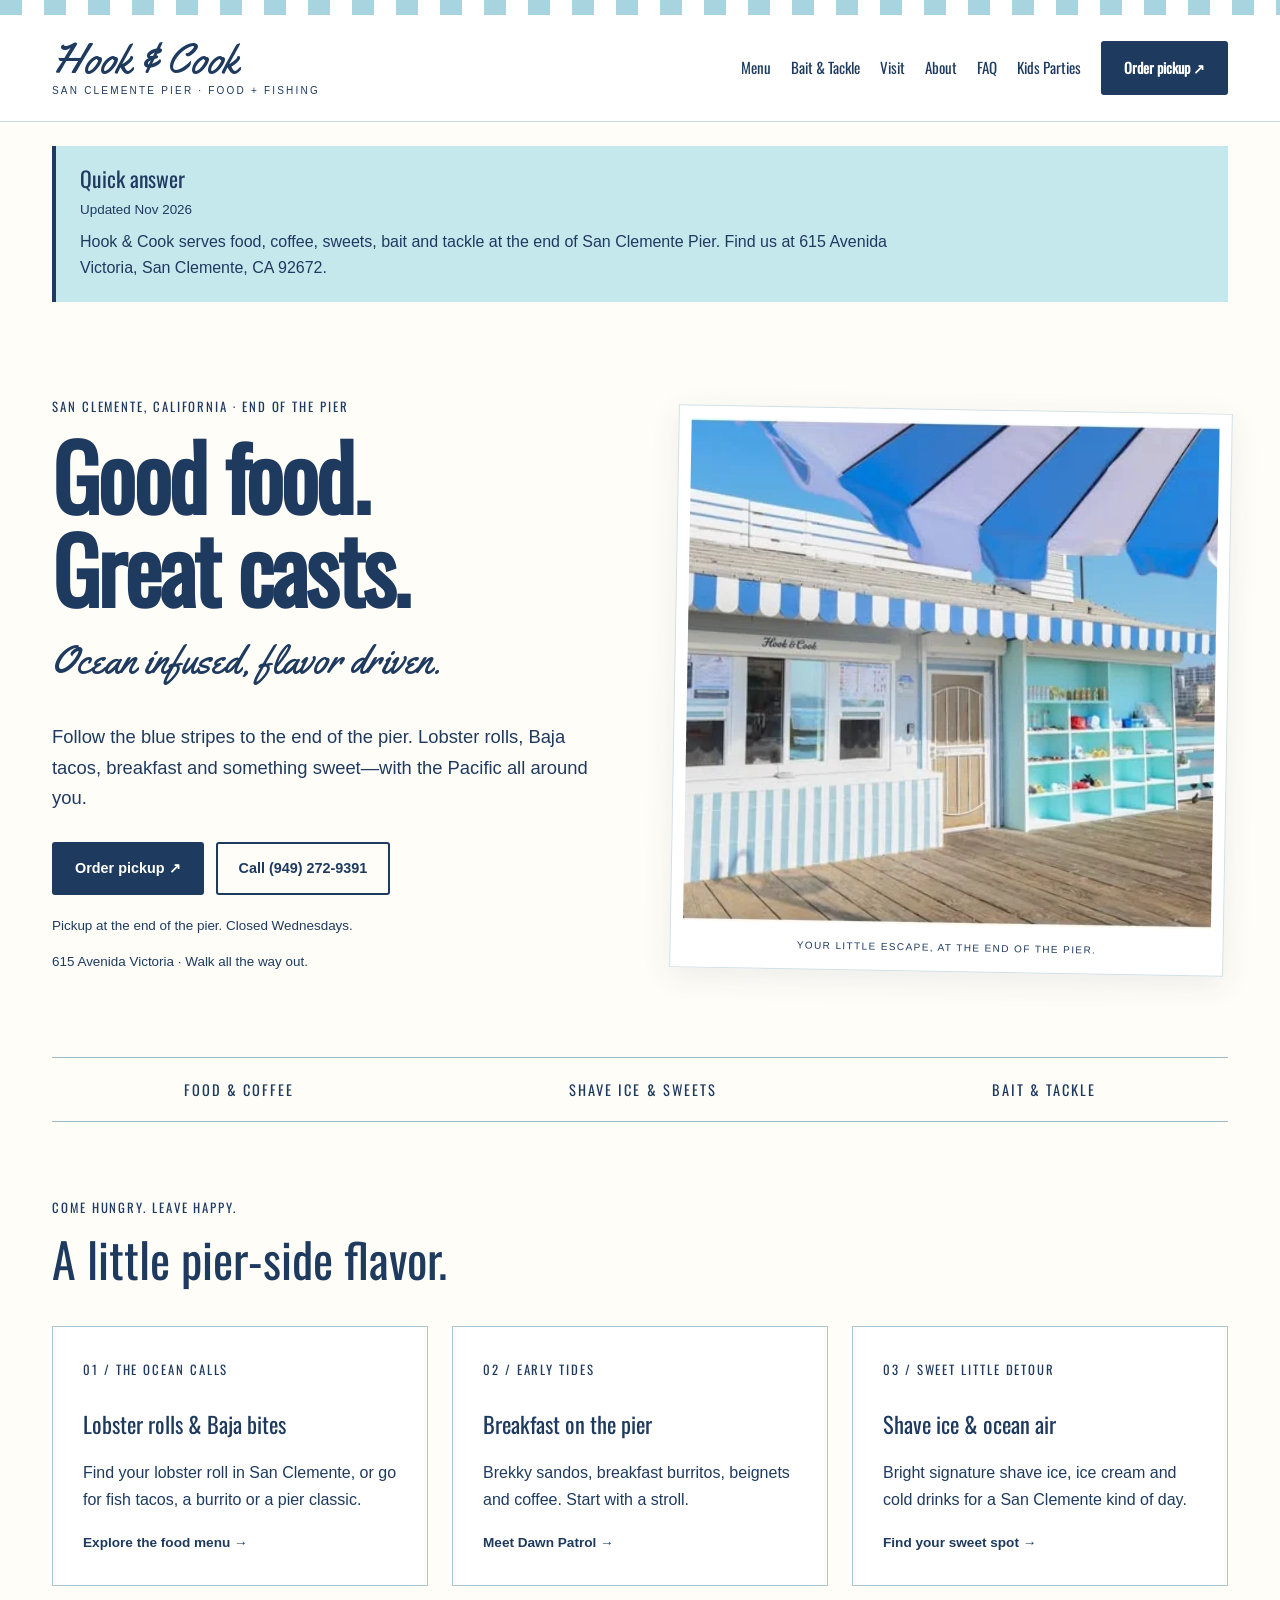
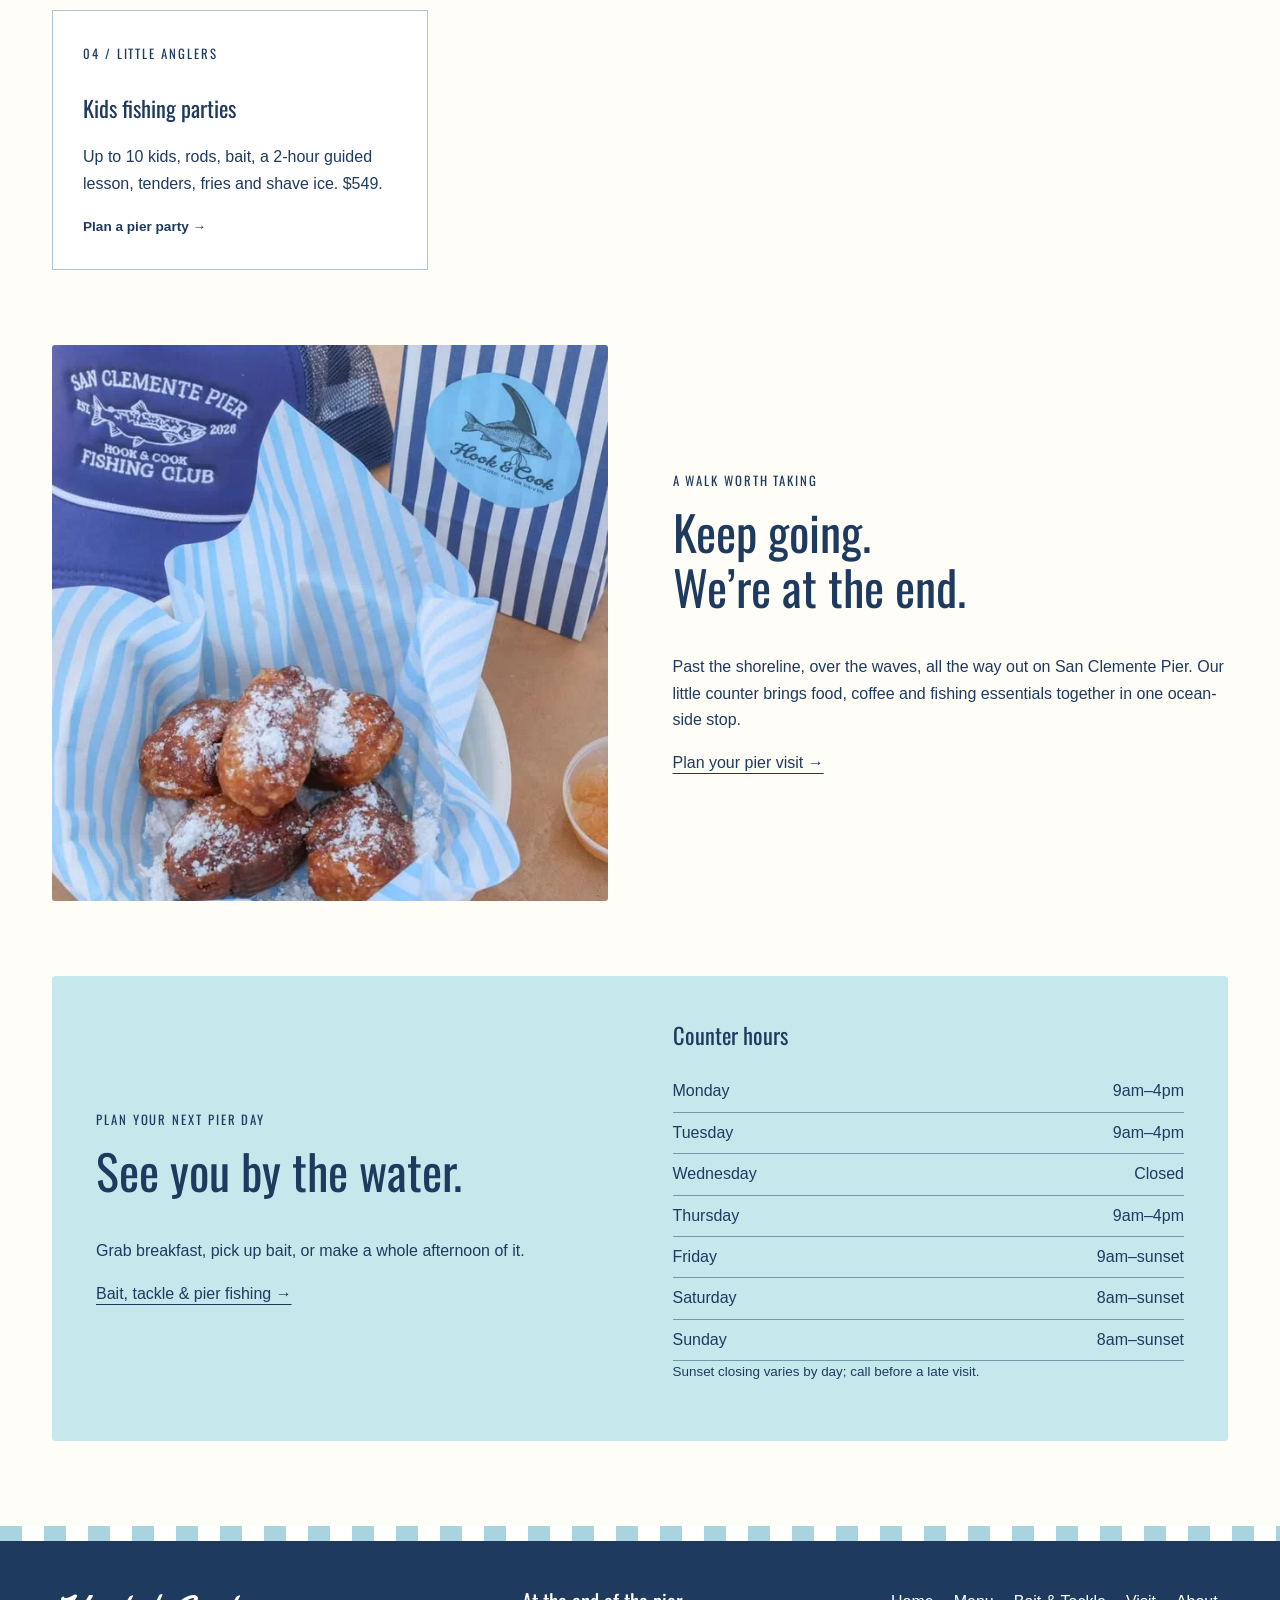
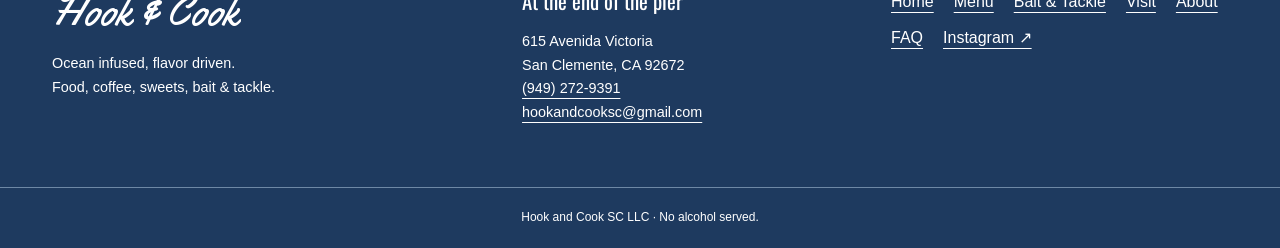
<file: index.html>
<!doctype html><html lang="en"><head><meta charset="utf-8"><meta name="viewport" content="width=device-width, initial-scale=1"><title>San Clemente Pier Food, Lobster Rolls &amp; Shave Ice | Hook &amp; Cook</title><meta name="description" content="Food, coffee, shave ice, bait and tackle at the end of San Clemente Pier. Explore Hook &amp; Cook’s menu, order pickup and plan your pier visit."><link rel="canonical" href="https://hookandcooksc.com/"><meta name="theme-color" content="#1e3a5f"><meta name="robots" content="index,follow"><meta property="og:type" content="website"><meta property="og:locale" content="en_US"><meta property="og:site_name" content="Hook &amp; Cook"><meta property="og:title" content="San Clemente Pier Food, Lobster Rolls &amp; Shave Ice | Hook &amp; Cook"><meta property="og:description" content="Food, coffee, shave ice, bait and tackle at the end of San Clemente Pier. Explore Hook &amp; Cook’s menu, order pickup and plan your pier visit."><meta property="og:url" content="https://hookandcooksc.com/"><meta property="og:image" content="https://hookandcooksc.com/assets/og-image.jpg"><meta property="og:image:width" content="1200"><meta property="og:image:height" content="630"><meta property="og:image:alt" content="Hook &amp; Cook at the end of San Clemente Pier"><meta name="twitter:card" content="summary_large_image"><meta name="twitter:title" content="San Clemente Pier Food, Lobster Rolls &amp; Shave Ice | Hook &amp; Cook"><meta name="twitter:description" content="Food, coffee, shave ice, bait and tackle at the end of San Clemente Pier. Explore Hook &amp; Cook’s menu, order pickup and plan your pier visit."><meta name="twitter:image" content="https://hookandcooksc.com/assets/og-image.jpg"><link rel="icon" href="assets/favicon.ico" sizes="48x48"><link rel="icon" type="image/svg+xml" href="assets/badge.svg"><link rel="apple-touch-icon" href="assets/icon-180.png"><link rel="manifest" href="site.webmanifest"><link rel="preload" href="assets/caps.woff2" as="font" type="font/woff2" crossorigin><link rel="preload" href="assets/script.woff2" as="font" type="font/woff2" crossorigin><style>@font-face{font-family:Yellowtail;src:url(assets/script.woff2) format('woff2');font-display:swap}@font-face{font-family:Oswald;src:url(assets/caps.woff2) format('woff2');font-display:swap}:root{--navy:#1e3a5f;--sky:#a8d4e0;--aqua:#c5e8ed;--mint:#48c9b0;--paper:#fffdf7}*{box-sizing:border-box}html{scroll-behavior:smooth;scroll-padding-top:25px}body{margin:0;background:var(--paper);color:var(--navy);font:16px/1.65 Arial,sans-serif}a{color:inherit;text-underline-offset:5px}a:hover{color:#275b78}a:focus-visible,summary:focus-visible{outline:3px solid #16675d;outline-offset:5px}img{display:block;width:100%;height:auto}picture{display:block}h1,h2,h3,p{margin-top:0}h1,h2,h3,.eyebrow,.number,.ribbon,nav{font-family:Oswald,'Arial Narrow',sans-serif}h1{font-size:clamp(3rem,7vw,6rem);line-height:1.03;font-weight:600;letter-spacing:-.03em;margin-bottom:24px}h2{font-size:clamp(2rem,4vw,3rem);line-height:1.15;font-weight:500}h3{font-size:1.4rem;line-height:1.3;font-weight:500}.script{font-family:Yellowtail,cursive}.tagline{font-size:clamp(1.8rem,3vw,2.6rem);line-height:1.2}.eyebrow,.number{font-size:.8rem;letter-spacing:.15em}.lead{font-size:1.15rem;max-width:600px}.small{font-size:.84rem}.draft{background:var(--navy);color:white;text-align:center;font-size:.72rem;letter-spacing:.08em;padding:7px 20px}.stripe{height:15px;background:repeating-linear-gradient(90deg,var(--sky) 0 22px,#fff 22px 44px)}header{background:#fff;border-bottom:1px solid #c7d9df}.header-inner{max-width:1240px;margin:auto;display:flex;align-items:center;justify-content:space-between;padding:22px 32px;gap:24px}.brand{text-decoration:none;white-space:nowrap}.wordmark{font-family:Yellowtail,cursive;font-size:2.6rem;line-height:1.1;display:block}.brand small{display:block;letter-spacing:.22em;font:10px/1.6 Arial,sans-serif;text-align:center}nav{display:flex;gap:20px;align-items:center;font-size:.94rem}nav a{text-decoration:none;white-space:nowrap;padding:8px 0}nav a[aria-current]{border-bottom:2px solid var(--navy)}.button{display:inline-block;padding:13px 21px;background:var(--navy);color:white;text-decoration:none;border:2px solid var(--navy);border-radius:3px;font-size:.9rem;font-weight:bold}.button:hover{background:#284c75;color:white}.button.outline{background:transparent;color:var(--navy)}.button.outline:hover{background:var(--aqua)}.actions{display:flex;flex-wrap:wrap;gap:12px;margin:28px 0 20px}.skip{position:absolute;left:10px;top:-100px;background:#fff;padding:12px;z-index:20}.skip:focus{top:10px}.wrap{max-width:1240px;margin:auto;padding:0 32px}.hero{display:grid;grid-template-columns:1fr 1fr;align-items:center;gap:68px;padding:70px 0}.hero-photo{position:relative;transform:rotate(1deg);padding:12px 12px 0;background:#fff;box-shadow:0 8px 30px #1e3a5f16;border:1px solid #d1e0e5}.hero-photo img{aspect-ratio:1.05;object-fit:cover}.photo-note{display:block;padding:15px 0;font-size:10px;letter-spacing:.14em;text-align:center}.ribbon{border-top:1px solid #9db9c4;border-bottom:1px solid #9db9c4;display:flex;justify-content:space-around;padding:20px 0;letter-spacing:.14em;font-size:.9rem;gap:12px}.section{margin:75px 0}.cards{display:grid;grid-template-columns:repeat(3,1fr);gap:24px}.card{display:block;text-decoration:none;border:1px solid #a9c5cf;background:white;padding:30px}.card h3{margin-top:25px}.card>span:last-child{font-weight:bold;font-size:.85rem}.split{display:grid;grid-template-columns:1fr 1fr;gap:65px;align-items:center}.split img{border-radius:3px}.aqua{background:var(--aqua);padding:44px;border-radius:4px}.hours{margin:0}.hours div{display:flex;justify-content:space-between;border-bottom:1px solid #729ba8;padding:7px 0;gap:24px}.hours dd{margin:0}.quick-answer{margin:24px 0;padding:20px 24px;background:var(--aqua);border-left:4px solid var(--navy)}.quick-answer h2{font-size:1.35rem;margin:0 0 8px}.quick-answer p{max-width:850px;margin:8px 0 0}.breadcrumb{font-size:.8rem;padding:24px 0}.page-heading{max-width:850px;margin:20px 0 45px}.page-heading h1{font-size:clamp(2.8rem,6vw,4.8rem)}.page-heading p{max-width:700px}.menu-grid{display:grid;grid-template-columns:1fr 1fr;gap:30px;align-items:start}.menu-section{border:1px solid #afc9d1;padding:30px;background:white;scroll-margin-top:20px}.menu-section h2{padding-bottom:20px;border-bottom:2px solid var(--navy);font-size:2rem}.menu-item{border-bottom:1px dashed #b5cbd2;padding:14px 0}.menu-item:last-child{border:0}.item-line{display:flex;justify-content:space-between;gap:18px;align-items:baseline}.item-line h3{font-size:1.16rem;margin:0}.price{white-space:nowrap;font-weight:bold;font-size:.94rem}.menu-item p{font-size:.86rem;margin:8px 0 0;line-height:1.5}.variant{font-style:italic}.section-nav{display:flex;gap:10px;flex-wrap:wrap;margin-bottom:24px}.section-nav a{padding:9px 13px;border:1px solid #8cabb9;font-size:.83rem;text-decoration:none;background:white}.section-nav a:hover{background:var(--aqua)}.badge{max-width:270px;justify-self:center}.faq-list{max-width:900px}details{border-bottom:1px solid #8fafbb;padding:20px 0}summary{font-family:Oswald,sans-serif;font-size:1.35rem;cursor:pointer;padding:5px 0}details p{margin:15px 0 0;max-width:800px}footer{margin-top:85px;background:var(--navy);color:white}footer a:hover{color:var(--aqua)}.footer-inner{max-width:1240px;margin:auto;padding:48px 32px;display:grid;grid-template-columns:1.3fr 1fr 1fr;gap:32px}.footer-inner .wordmark{margin-bottom:18px}.footer-inner p{font-size:.9rem}.footer-links{display:flex;flex-wrap:wrap;gap:10px 20px;align-content:start}.fineprint{border-top:1px solid #6e88a5;padding:20px 32px;text-align:center;font-size:.75rem}@media(max-width:900px){.header-inner{flex-direction:column;gap:16px}nav{flex-wrap:wrap;justify-content:center;gap:6px 18px}.hero{gap:30px;padding:40px 0}.cards{grid-template-columns:1fr}.split{gap:30px}.footer-inner{grid-template-columns:1fr 1fr}.hero-photo{transform:none}}@media(max-width:600px){.wrap{padding:0 22px}.header-inner{padding:20px 16px}.wordmark{font-size:2.35rem}nav{font-size:.94rem}nav .button{padding:8px 12px}.hero,.split,.menu-grid{grid-template-columns:1fr}.hero{padding:35px 0;gap:25px}.hero-photo{max-width:100%}.hero-photo img{aspect-ratio:1.25}.hero h1{font-size:3.65rem}.actions{gap:10px}.actions .button{padding:12px 15px}.ribbon{font-size:.66rem;letter-spacing:.06em;padding:16px 0}.section{margin:48px 0}.aqua{padding:27px}.menu-section{padding:23px}.item-line{gap:12px}.page-heading{margin-bottom:30px}.footer-inner{grid-template-columns:1fr;padding:35px 22px}.section-nav a{padding:10px 12px}.draft{font-size:.67rem}.badge{max-width:210px}.hero .lead{font-size:1.05rem}}@media(prefers-reduced-motion:reduce){html{scroll-behavior:auto}} .menu-section#merchandise{grid-column:1/-1}.menu-section#merchandise .menu-item{break-inside:avoid}.menu-section#merchandise{columns:2;column-gap:40px}.menu-section#merchandise>h2,.menu-section#merchandise>.eyebrow{column-span:all}@media(max-width:600px){.menu-section#merchandise{columns:1}}</style><script type="application/ld+json">{"@context": "https://schema.org", "@graph": [{"@type": "Restaurant", "@id": "https://hookandcooksc.com/#restaurant", "name": "Hook & Cook", "legalName": "Hook and Cook SC LLC", "url": "https://hookandcooksc.com/", "image": "https://hookandcooksc.com/assets/og-image.jpg", "address": {"@type": "PostalAddress", "streetAddress": "615 Avenida Victoria", "addressLocality": "San Clemente", "addressRegion": "CA", "postalCode": "92672", "addressCountry": "US"}, "geo": {"@type": "GeoCoordinates", "latitude": 33.4179, "longitude": -117.6233}, "telephone": "+19492729391", "servesCuisine": ["Seafood", "Baja-style", "Breakfast"], "priceRange": "$–$$", "openingHoursSpecification": [{"@type": "OpeningHoursSpecification", "dayOfWeek": "https://schema.org/Monday", "opens": "09:00", "closes": "16:00", "description": "Regular hours."}, {"@type": "OpeningHoursSpecification", "dayOfWeek": "https://schema.org/Tuesday", "opens": "09:00", "closes": "16:00", "description": "Regular hours."}, {"@type": "OpeningHoursSpecification", "dayOfWeek": "https://schema.org/Thursday", "opens": "09:00", "closes": "16:00", "description": "Regular hours."}, {"@type": "OpeningHoursSpecification", "dayOfWeek": "https://schema.org/Friday", "opens": "09:00", "description": "Closes at sunset; time varies by season. Call before a late visit."}, {"@type": "OpeningHoursSpecification", "dayOfWeek": "https://schema.org/Saturday", "opens": "08:00", "description": "Closes at sunset; time varies by season. Call before a late visit."}, {"@type": "OpeningHoursSpecification", "dayOfWeek": "https://schema.org/Sunday", "opens": "08:00", "description": "Closes at sunset; time varies by season. Call before a late visit."}], "hasMenu": "https://hookandcooksc.com/menu.html#menu", "acceptsReservations": false, "potentialAction": {"@type": "OrderAction", "target": "https://cash.app/$hookcookus"}, "sameAs": ["https://www.instagram.com/hookandcookscpier/"]}, {"@type": "SportingGoodsStore", "@id": "https://hookandcooksc.com/#bait-store", "name": "Hook & Cook Bait & Tackle", "url": "https://hookandcooksc.com/fishing.html", "address": {"@type": "PostalAddress", "streetAddress": "615 Avenida Victoria", "addressLocality": "San Clemente", "addressRegion": "CA", "postalCode": "92672", "addressCountry": "US"}, "telephone": "+19492729391", "image": "https://hookandcooksc.com/assets/pier-shack.jpg", "parentOrganization": {"@id": "https://hookandcooksc.com/#restaurant"}}, {"@type": "BreadcrumbList", "itemListElement": [{"@type": "ListItem", "position": 1, "name": "Home", "item": "https://hookandcooksc.com/"}]}]}</script></head><body><a class="skip" href="#main">Skip to content</a><div class="stripe"></div><header><div class="header-inner"><a class="brand" href="index.html" aria-label="Hook &amp; Cook home"><span class="wordmark">Hook &amp; Cook</span><small>SAN CLEMENTE PIER · FOOD + FISHING</small></a><nav aria-label="Main navigation"><a href="menu.html" >Menu</a><a href="fishing.html" >Bait & Tackle</a><a href="visit.html" >Visit</a><a href="about.html" >About</a><a href="faq.html" >FAQ</a><a href="parties.html" >Kids Parties</a><a class="button" href="https://cash.app/$hookcookus" target="_blank" rel="noopener">Order pickup ↗</a></nav></div></header><main id="main" class="wrap"><aside class="quick-answer" aria-labelledby="quick-answer-title"><h2 id="quick-answer-title">Quick answer</h2><p class="small">Updated Nov 2026</p><p>Hook &amp; Cook serves food, coffee, sweets, bait and tackle at the end of San Clemente Pier. Find us at 615 Avenida Victoria, San Clemente, CA 92672.</p></aside><section class="hero"><div><p class="eyebrow">SAN CLEMENTE, CALIFORNIA · END OF THE PIER</p><h1>Good food.<br>Great casts.</h1><p class="script tagline">Ocean infused, flavor driven.</p><p class="lead">Follow the blue stripes to the end of the pier. Lobster rolls, Baja tacos, breakfast and something sweet—with the Pacific all around you.</p><div class="actions"><a class="button" href="https://cash.app/$hookcookus" target="_blank" rel="noopener">Order pickup ↗</a><a class="button outline" href="tel:+19492729391">Call (949) 272-9391</a></div><p class="small">Pickup at the end of the pier. Closed Wednesdays.</p><p class="small">615 Avenida Victoria · Walk all the way out.</p></div><div class="hero-photo"><picture><source srcset="assets/pier-shack.webp" type="image/webp"><img src="assets/pier-shack.jpg" width="640" height="430" alt="Hook & Cook’s white pier shack with blue striped awnings and an aqua display beside the Pacific Ocean." loading="eager" fetchpriority=high></picture><span class="photo-note">YOUR LITTLE ESCAPE, AT THE END OF THE PIER.</span></div></section><section class="ribbon"><span>FOOD & COFFEE</span><span>SHAVE ICE & SWEETS</span><span>BAIT & TACKLE</span></section><section class="section"><p class="eyebrow">COME HUNGRY. LEAVE HAPPY.</p><h2>A little pier-side flavor.</h2><div class="cards"><a class="card" href="menu.html#lobster-specialties"><span class="number">01 / THE OCEAN CALLS</span><h3>Lobster rolls & Baja bites</h3><p>Find your lobster roll in San Clemente, or go for fish tacos, a burrito or a pier classic.</p><span>Explore the food menu →</span></a><a class="card" href="menu.html#dawn-patrol"><span class="number">02 / EARLY TIDES</span><h3>Breakfast on the pier</h3><p>Brekky sandos, breakfast burritos, beignets and coffee. Start with a stroll.</p><span>Meet Dawn Patrol →</span></a><a class="card" href="menu.html#signature-shave-ice"><span class="number">03 / SWEET LITTLE DETOUR</span><h3>Shave ice & ocean air</h3><p>Bright signature shave ice, ice cream and cold drinks for a San Clemente kind of day.</p><span>Find your sweet spot →</span></a><a class="card" href="parties.html"><span class="number">04 / LITTLE ANGLERS</span><h3>Kids fishing parties</h3><p>Up to 10 kids, rods, bait, a 2-hour guided lesson, tenders, fries and shave ice. $549.</p><span>Plan a pier party →</span></a></div></section><section class="split section"><div><picture><source srcset="assets/beignets.webp" type="image/webp"><img src="assets/beignets.jpg" width="640" height="640" alt="Powdered-sugar beignets with a Hook & Cook fishing-club hat and blue-and-white striped bag." loading="lazy" ></picture></div><div><p class="eyebrow">A WALK WORTH TAKING</p><h2>Keep going.<br>We’re at the end.</h2><p>Past the shoreline, over the waves, all the way out on San Clemente Pier. Our little counter brings food, coffee and fishing essentials together in one ocean-side stop.</p><a class="text-link" href="visit.html">Plan your pier visit →</a></div></section><section class="split section aqua"><div><p class="eyebrow">PLAN YOUR NEXT PIER DAY</p><h2>See you by the water.</h2><p>Grab breakfast, pick up bait, or make a whole afternoon of it.</p><a class="text-link" href="fishing.html">Bait, tackle & pier fishing →</a></div><div><h3>Counter hours</h3><dl class="hours"><div><dt>Monday</dt><dd>9am–4pm</dd></div><div><dt>Tuesday</dt><dd>9am–4pm</dd></div><div><dt>Wednesday</dt><dd>Closed</dd></div><div><dt>Thursday</dt><dd>9am–4pm</dd></div><div><dt>Friday</dt><dd>9am–sunset</dd></div><div><dt>Saturday</dt><dd>8am–sunset</dd></div><div><dt>Sunday</dt><dd>8am–sunset</dd></div></dl><p class="small">Sunset closing varies by day; call before a late visit.</p></div></section></main><footer><div class="stripe"></div><div class="footer-inner"><div><span class="wordmark">Hook &amp; Cook</span><p>Ocean infused, flavor driven.<br>Food, coffee, sweets, bait & tackle.</p></div><div><h2 style="font-size:1.3rem">At the end of the pier</h2><p>615 Avenida Victoria<br>San Clemente, CA 92672<br><a href="tel:+19492729391">(949) 272-9391</a><br><a href="mailto:hookandcooksc@gmail.com">hookandcooksc@gmail.com</a></p></div><div class="footer-links"><a href="index.html">Home</a><a href="menu.html">Menu</a><a href="fishing.html">Bait & Tackle</a><a href="visit.html">Visit</a><a href="about.html">About</a><a href="faq.html">FAQ</a><a href="https://www.instagram.com/hookandcookscpier/">Instagram ↗</a></div></div><div class="fineprint">Hook and Cook SC LLC · No alcohol served.</div></footer></body></html>
</file>
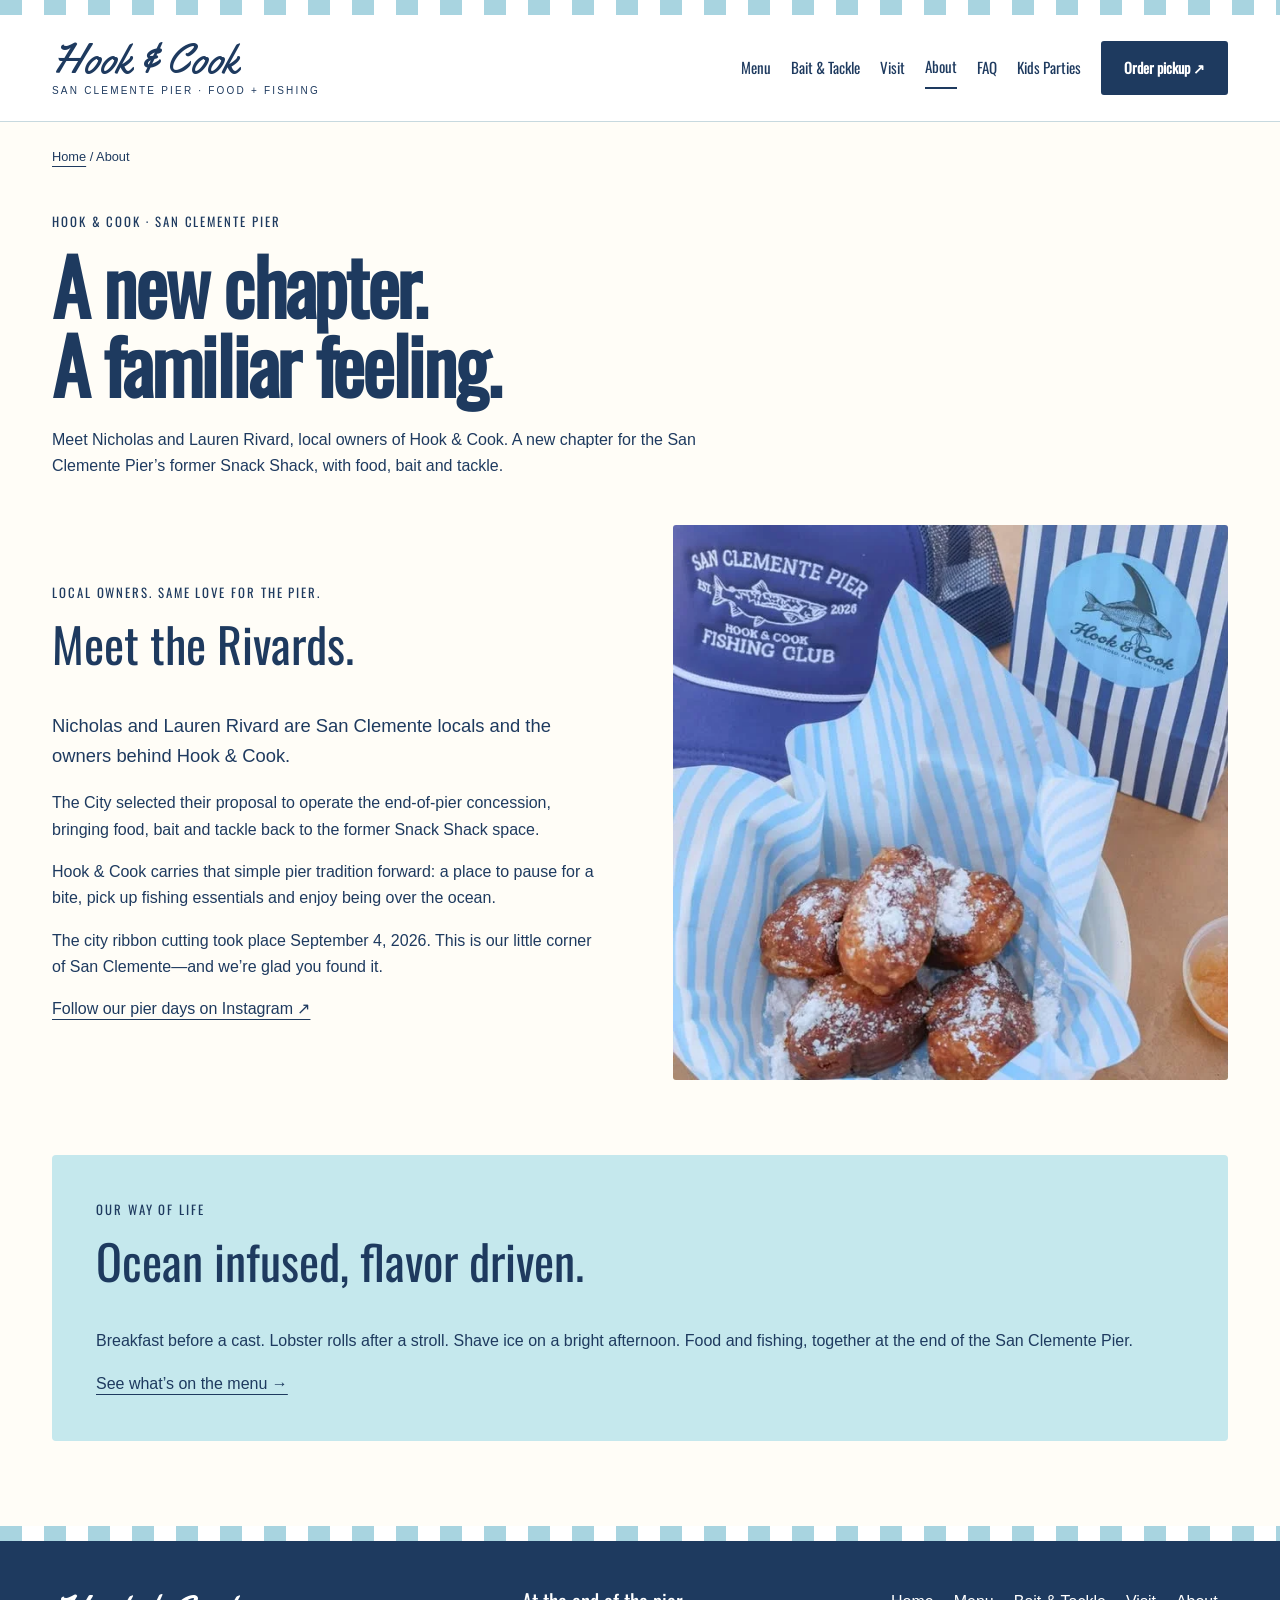
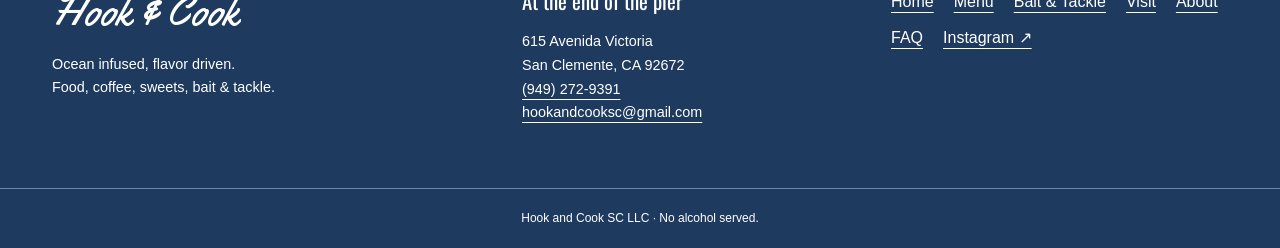
<file: about.html>
<!doctype html><html lang="en"><head><meta charset="utf-8"><meta name="viewport" content="width=device-width, initial-scale=1"><title>Our Story: Local Owners, San Clemente Pier | Hook &amp; Cook</title><meta name="description" content="Meet Nicholas and Lauren Rivard, local owners of Hook &amp; Cook. A new chapter for the San Clemente Pier’s former Snack Shack, with food, bait and tackle."><link rel="canonical" href="https://hookandcooksc.com/about.html"><meta name="theme-color" content="#1e3a5f"><meta name="robots" content="index,follow"><meta property="og:type" content="website"><meta property="og:locale" content="en_US"><meta property="og:site_name" content="Hook &amp; Cook"><meta property="og:title" content="Our Story: Local Owners, San Clemente Pier | Hook &amp; Cook"><meta property="og:description" content="Meet Nicholas and Lauren Rivard, local owners of Hook &amp; Cook. A new chapter for the San Clemente Pier’s former Snack Shack, with food, bait and tackle."><meta property="og:url" content="https://hookandcooksc.com/about.html"><meta property="og:image" content="https://hookandcooksc.com/assets/og-image.jpg"><meta property="og:image:width" content="1200"><meta property="og:image:height" content="630"><meta property="og:image:alt" content="Hook &amp; Cook at the end of San Clemente Pier"><meta name="twitter:card" content="summary_large_image"><meta name="twitter:title" content="Our Story: Local Owners, San Clemente Pier | Hook &amp; Cook"><meta name="twitter:description" content="Meet Nicholas and Lauren Rivard, local owners of Hook &amp; Cook. A new chapter for the San Clemente Pier’s former Snack Shack, with food, bait and tackle."><meta name="twitter:image" content="https://hookandcooksc.com/assets/og-image.jpg"><link rel="icon" href="assets/favicon.ico" sizes="48x48"><link rel="icon" type="image/svg+xml" href="assets/badge.svg"><link rel="apple-touch-icon" href="assets/icon-180.png"><link rel="manifest" href="site.webmanifest"><link rel="preload" href="assets/caps.woff2" as="font" type="font/woff2" crossorigin><link rel="preload" href="assets/script.woff2" as="font" type="font/woff2" crossorigin><style>@font-face{font-family:Yellowtail;src:url(assets/script.woff2) format('woff2');font-display:swap}@font-face{font-family:Oswald;src:url(assets/caps.woff2) format('woff2');font-display:swap}:root{--navy:#1e3a5f;--sky:#a8d4e0;--aqua:#c5e8ed;--mint:#48c9b0;--paper:#fffdf7}*{box-sizing:border-box}html{scroll-behavior:smooth;scroll-padding-top:25px}body{margin:0;background:var(--paper);color:var(--navy);font:16px/1.65 Arial,sans-serif}a{color:inherit;text-underline-offset:5px}a:hover{color:#275b78}a:focus-visible,summary:focus-visible{outline:3px solid #16675d;outline-offset:5px}img{display:block;width:100%;height:auto}picture{display:block}h1,h2,h3,p{margin-top:0}h1,h2,h3,.eyebrow,.number,.ribbon,nav{font-family:Oswald,'Arial Narrow',sans-serif}h1{font-size:clamp(3rem,7vw,6rem);line-height:1.03;font-weight:600;letter-spacing:-.03em;margin-bottom:24px}h2{font-size:clamp(2rem,4vw,3rem);line-height:1.15;font-weight:500}h3{font-size:1.4rem;line-height:1.3;font-weight:500}.script{font-family:Yellowtail,cursive}.tagline{font-size:clamp(1.8rem,3vw,2.6rem);line-height:1.2}.eyebrow,.number{font-size:.8rem;letter-spacing:.15em}.lead{font-size:1.15rem;max-width:600px}.small{font-size:.84rem}.draft{background:var(--navy);color:white;text-align:center;font-size:.72rem;letter-spacing:.08em;padding:7px 20px}.stripe{height:15px;background:repeating-linear-gradient(90deg,var(--sky) 0 22px,#fff 22px 44px)}header{background:#fff;border-bottom:1px solid #c7d9df}.header-inner{max-width:1240px;margin:auto;display:flex;align-items:center;justify-content:space-between;padding:22px 32px;gap:24px}.brand{text-decoration:none;white-space:nowrap}.wordmark{font-family:Yellowtail,cursive;font-size:2.6rem;line-height:1.1;display:block}.brand small{display:block;letter-spacing:.22em;font:10px/1.6 Arial,sans-serif;text-align:center}nav{display:flex;gap:20px;align-items:center;font-size:.94rem}nav a{text-decoration:none;white-space:nowrap;padding:8px 0}nav a[aria-current]{border-bottom:2px solid var(--navy)}.button{display:inline-block;padding:13px 21px;background:var(--navy);color:white;text-decoration:none;border:2px solid var(--navy);border-radius:3px;font-size:.9rem;font-weight:bold}.button:hover{background:#284c75;color:white}.button.outline{background:transparent;color:var(--navy)}.button.outline:hover{background:var(--aqua)}.actions{display:flex;flex-wrap:wrap;gap:12px;margin:28px 0 20px}.skip{position:absolute;left:10px;top:-100px;background:#fff;padding:12px;z-index:20}.skip:focus{top:10px}.wrap{max-width:1240px;margin:auto;padding:0 32px}.hero{display:grid;grid-template-columns:1fr 1fr;align-items:center;gap:68px;padding:70px 0}.hero-photo{position:relative;transform:rotate(1deg);padding:12px 12px 0;background:#fff;box-shadow:0 8px 30px #1e3a5f16;border:1px solid #d1e0e5}.hero-photo img{aspect-ratio:1.05;object-fit:cover}.photo-note{display:block;padding:15px 0;font-size:10px;letter-spacing:.14em;text-align:center}.ribbon{border-top:1px solid #9db9c4;border-bottom:1px solid #9db9c4;display:flex;justify-content:space-around;padding:20px 0;letter-spacing:.14em;font-size:.9rem;gap:12px}.section{margin:75px 0}.cards{display:grid;grid-template-columns:repeat(3,1fr);gap:24px}.card{display:block;text-decoration:none;border:1px solid #a9c5cf;background:white;padding:30px}.card h3{margin-top:25px}.card>span:last-child{font-weight:bold;font-size:.85rem}.split{display:grid;grid-template-columns:1fr 1fr;gap:65px;align-items:center}.split img{border-radius:3px}.aqua{background:var(--aqua);padding:44px;border-radius:4px}.hours{margin:0}.hours div{display:flex;justify-content:space-between;border-bottom:1px solid #729ba8;padding:7px 0;gap:24px}.hours dd{margin:0}.breadcrumb{font-size:.8rem;padding:24px 0}.page-heading{max-width:850px;margin:20px 0 45px}.page-heading h1{font-size:clamp(2.8rem,6vw,4.8rem)}.page-heading p{max-width:700px}.menu-grid{display:grid;grid-template-columns:1fr 1fr;gap:30px;align-items:start}.menu-section{border:1px solid #afc9d1;padding:30px;background:white;scroll-margin-top:20px}.menu-section h2{padding-bottom:20px;border-bottom:2px solid var(--navy);font-size:2rem}.menu-item{border-bottom:1px dashed #b5cbd2;padding:14px 0}.menu-item:last-child{border:0}.item-line{display:flex;justify-content:space-between;gap:18px;align-items:baseline}.item-line h3{font-size:1.16rem;margin:0}.price{white-space:nowrap;font-weight:bold;font-size:.94rem}.menu-item p{font-size:.86rem;margin:8px 0 0;line-height:1.5}.variant{font-style:italic}.section-nav{display:flex;gap:10px;flex-wrap:wrap;margin-bottom:24px}.section-nav a{padding:9px 13px;border:1px solid #8cabb9;font-size:.83rem;text-decoration:none;background:white}.section-nav a:hover{background:var(--aqua)}.badge{max-width:270px;justify-self:center}.faq-list{max-width:900px}details{border-bottom:1px solid #8fafbb;padding:20px 0}summary{font-family:Oswald,sans-serif;font-size:1.35rem;cursor:pointer;padding:5px 0}details p{margin:15px 0 0;max-width:800px}footer{margin-top:85px;background:var(--navy);color:white}footer a:hover{color:var(--aqua)}.footer-inner{max-width:1240px;margin:auto;padding:48px 32px;display:grid;grid-template-columns:1.3fr 1fr 1fr;gap:32px}.footer-inner .wordmark{margin-bottom:18px}.footer-inner p{font-size:.9rem}.footer-links{display:flex;flex-wrap:wrap;gap:10px 20px;align-content:start}.fineprint{border-top:1px solid #6e88a5;padding:20px 32px;text-align:center;font-size:.75rem}@media(max-width:900px){.header-inner{flex-direction:column;gap:16px}nav{flex-wrap:wrap;justify-content:center;gap:6px 18px}.hero{gap:30px;padding:40px 0}.cards{grid-template-columns:1fr}.split{gap:30px}.footer-inner{grid-template-columns:1fr 1fr}.hero-photo{transform:none}}@media(max-width:600px){.wrap{padding:0 22px}.header-inner{padding:20px 16px}.wordmark{font-size:2.35rem}nav{font-size:.94rem}nav .button{padding:8px 12px}.hero,.split,.menu-grid{grid-template-columns:1fr}.hero{padding:35px 0;gap:25px}.hero-photo{max-width:100%}.hero-photo img{aspect-ratio:1.25}.hero h1{font-size:3.65rem}.actions{gap:10px}.actions .button{padding:12px 15px}.ribbon{font-size:.66rem;letter-spacing:.06em;padding:16px 0}.section{margin:48px 0}.aqua{padding:27px}.menu-section{padding:23px}.item-line{gap:12px}.page-heading{margin-bottom:30px}.footer-inner{grid-template-columns:1fr;padding:35px 22px}.section-nav a{padding:10px 12px}.draft{font-size:.67rem}.badge{max-width:210px}.hero .lead{font-size:1.05rem}}@media(prefers-reduced-motion:reduce){html{scroll-behavior:auto}} .menu-section#merchandise{grid-column:1/-1}.menu-section#merchandise .menu-item{break-inside:avoid}.menu-section#merchandise{columns:2;column-gap:40px}.menu-section#merchandise>h2,.menu-section#merchandise>.eyebrow{column-span:all}@media(max-width:600px){.menu-section#merchandise{columns:1}}</style><script type="application/ld+json">{"@context": "https://schema.org", "@graph": [{"@type": "Restaurant", "@id": "https://hookandcooksc.com/#restaurant", "name": "Hook & Cook", "legalName": "Hook and Cook SC LLC", "url": "https://hookandcooksc.com/", "image": "https://hookandcooksc.com/assets/og-image.jpg", "address": {"@type": "PostalAddress", "streetAddress": "615 Avenida Victoria", "addressLocality": "San Clemente", "addressRegion": "CA", "postalCode": "92672", "addressCountry": "US"}, "geo": {"@type": "GeoCoordinates", "latitude": 33.4179, "longitude": -117.6233}, "telephone": "+19492729391", "servesCuisine": ["Seafood", "Baja-style", "Breakfast"], "priceRange": "$–$$", "openingHoursSpecification": [{"@type": "OpeningHoursSpecification", "dayOfWeek": "https://schema.org/Monday", "opens": "09:00", "closes": "16:00", "description": "Regular hours."}, {"@type": "OpeningHoursSpecification", "dayOfWeek": "https://schema.org/Tuesday", "opens": "09:00", "closes": "16:00", "description": "Regular hours."}, {"@type": "OpeningHoursSpecification", "dayOfWeek": "https://schema.org/Thursday", "opens": "09:00", "closes": "16:00", "description": "Regular hours."}, {"@type": "OpeningHoursSpecification", "dayOfWeek": "https://schema.org/Friday", "opens": "09:00", "description": "Closes at sunset; time varies by season. Call before a late visit."}, {"@type": "OpeningHoursSpecification", "dayOfWeek": "https://schema.org/Saturday", "opens": "08:00", "description": "Closes at sunset; time varies by season. Call before a late visit."}, {"@type": "OpeningHoursSpecification", "dayOfWeek": "https://schema.org/Sunday", "opens": "08:00", "description": "Closes at sunset; time varies by season. Call before a late visit."}], "hasMenu": "https://hookandcooksc.com/menu.html#menu", "acceptsReservations": false, "potentialAction": {"@type": "OrderAction", "target": "https://cash.app/$hookcookus"}, "sameAs": ["https://www.instagram.com/hookandcookscpier/"]}, {"@type": "SportingGoodsStore", "@id": "https://hookandcooksc.com/#bait-store", "name": "Hook & Cook Bait & Tackle", "url": "https://hookandcooksc.com/fishing.html", "address": {"@type": "PostalAddress", "streetAddress": "615 Avenida Victoria", "addressLocality": "San Clemente", "addressRegion": "CA", "postalCode": "92672", "addressCountry": "US"}, "telephone": "+19492729391", "image": "https://hookandcooksc.com/assets/pier-shack.jpg", "parentOrganization": {"@id": "https://hookandcooksc.com/#restaurant"}}, {"@type": "BreadcrumbList", "itemListElement": [{"@type": "ListItem", "position": 1, "name": "Home", "item": "https://hookandcooksc.com/"}, {"@type": "ListItem", "position": 2, "name": "About", "item": "https://hookandcooksc.com/about.html"}]}]}</script></head><body><a class="skip" href="#main">Skip to content</a><div class="stripe"></div><header><div class="header-inner"><a class="brand" href="index.html" aria-label="Hook &amp; Cook home"><span class="wordmark">Hook &amp; Cook</span><small>SAN CLEMENTE PIER · FOOD + FISHING</small></a><nav aria-label="Main navigation"><a href="menu.html" >Menu</a><a href="fishing.html" >Bait & Tackle</a><a href="visit.html" >Visit</a><a href="about.html" aria-current="page">About</a><a href="faq.html" >FAQ</a><a href="parties.html" >Kids Parties</a><a class="button" href="https://cash.app/$hookcookus" target="_blank" rel="noopener">Order pickup ↗</a></nav></div></header><main id="main" class="wrap"><div class="breadcrumb"><a href="index.html">Home</a> / About</div><div class="page-heading"><p class="eyebrow">HOOK & COOK · SAN CLEMENTE PIER</p><h1>A new chapter.<br>A familiar feeling.</h1><p>Meet Nicholas and Lauren Rivard, local owners of Hook &amp; Cook. A new chapter for the San Clemente Pier’s former Snack Shack, with food, bait and tackle.</p></div><div class="split"><div><p class="eyebrow">LOCAL OWNERS. SAME LOVE FOR THE PIER.</p><h2>Meet the Rivards.</h2><p class="lead">Nicholas and Lauren Rivard are San Clemente locals and the owners behind Hook & Cook.</p><p>The City selected their proposal to operate the end-of-pier concession, bringing food, bait and tackle back to the former Snack Shack space.</p><p>Hook & Cook carries that simple pier tradition forward: a place to pause for a bite, pick up fishing essentials and enjoy being over the ocean.</p><p>The city ribbon cutting took place September 4, 2026. This is our little corner of San Clemente—and we’re glad you found it.</p><a class="text-link" href="https://www.instagram.com/hookandcookscpier/">Follow our pier days on Instagram ↗</a></div><div><picture><source srcset="assets/beignets.webp" type="image/webp"><img src="assets/beignets.jpg" width="640" height="640" alt="Hook & Cook beignets, fishing club hat and signature blue-striped takeaway bag." loading="eager" fetchpriority=high></picture></div></div><section class="section aqua"><p class="eyebrow">OUR WAY OF LIFE</p><h2>Ocean infused, flavor driven.</h2><p>Breakfast before a cast. Lobster rolls after a stroll. Shave ice on a bright afternoon. Food and fishing, together at the end of the San Clemente Pier.</p><a href="menu.html">See what’s on the menu →</a></section></main><footer><div class="stripe"></div><div class="footer-inner"><div><span class="wordmark">Hook &amp; Cook</span><p>Ocean infused, flavor driven.<br>Food, coffee, sweets, bait & tackle.</p></div><div><h2 style="font-size:1.3rem">At the end of the pier</h2><p>615 Avenida Victoria<br>San Clemente, CA 92672<br><a href="tel:+19492729391">(949) 272-9391</a><br><a href="mailto:hookandcooksc@gmail.com">hookandcooksc@gmail.com</a></p></div><div class="footer-links"><a href="index.html">Home</a><a href="menu.html">Menu</a><a href="fishing.html">Bait & Tackle</a><a href="visit.html">Visit</a><a href="about.html">About</a><a href="faq.html">FAQ</a><a href="https://www.instagram.com/hookandcookscpier/">Instagram ↗</a></div></div><div class="fineprint">Hook and Cook SC LLC · No alcohol served.</div></footer></body></html>
</file>
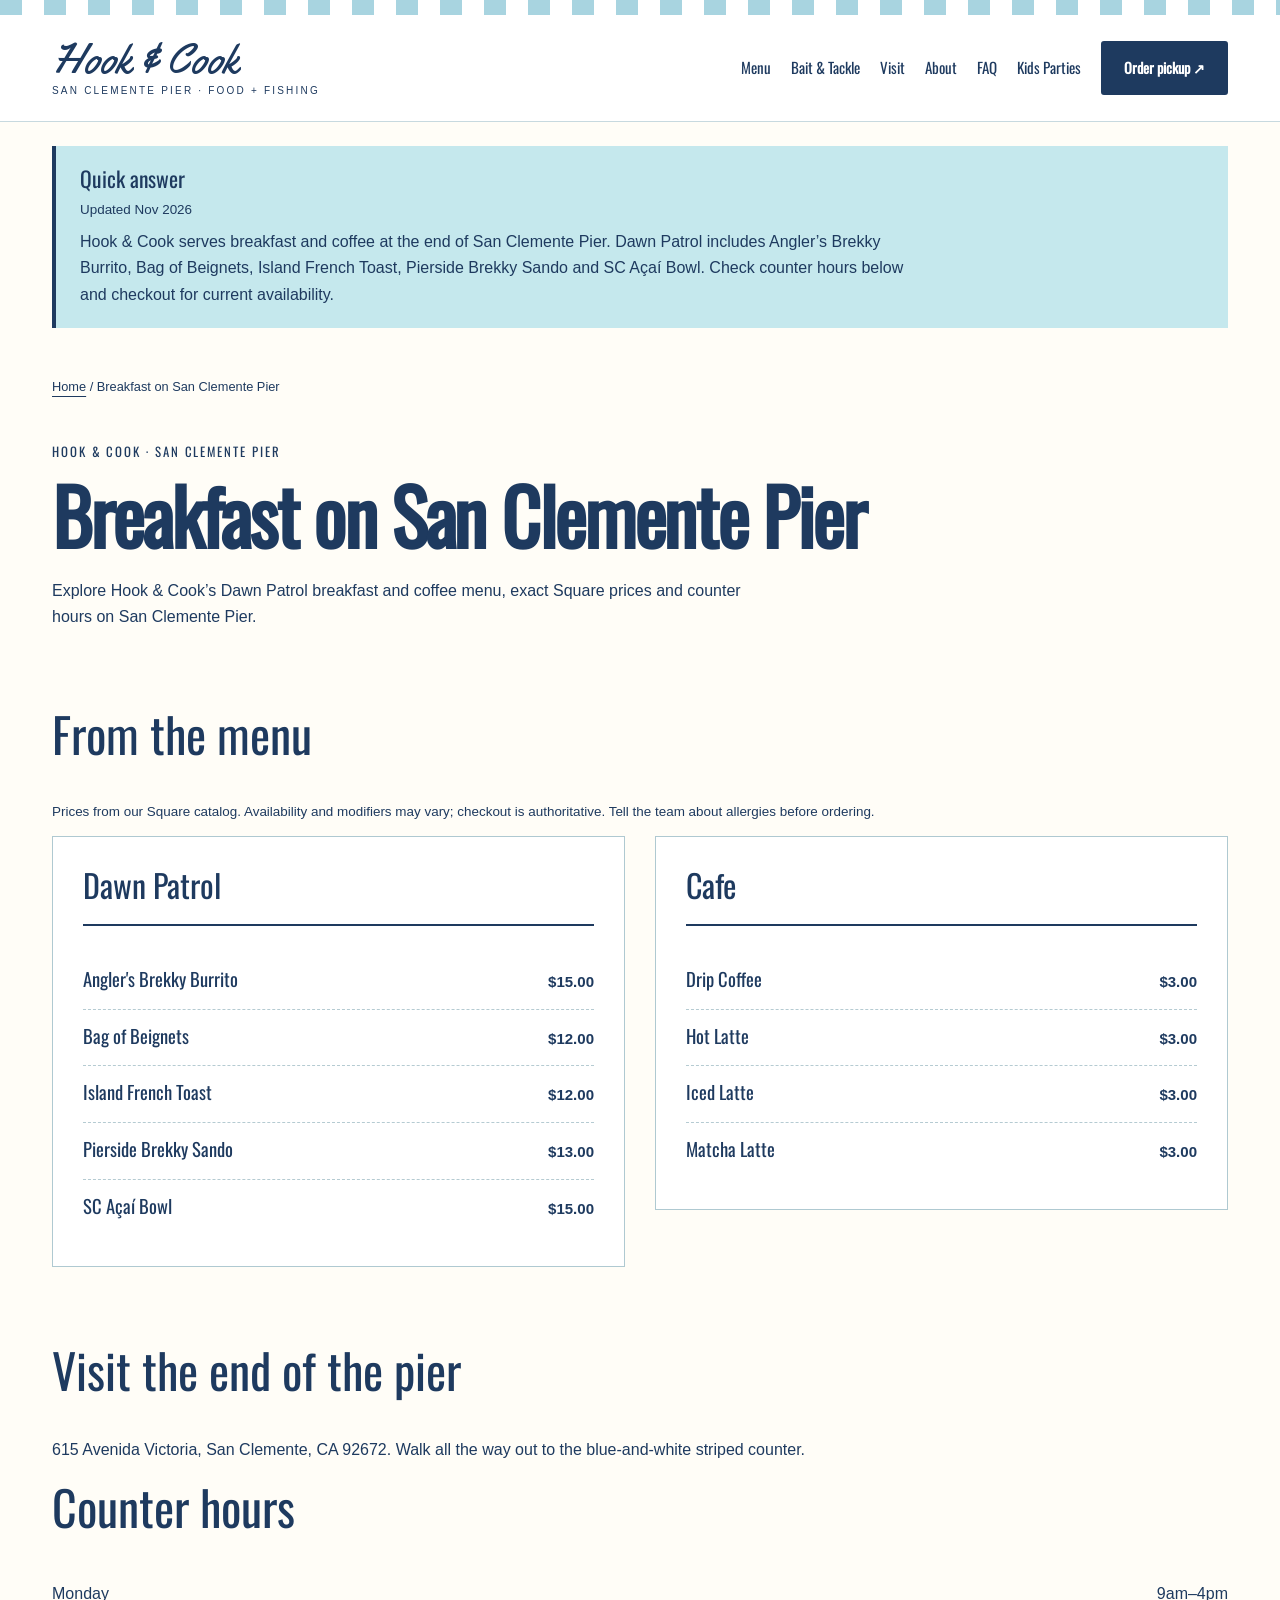
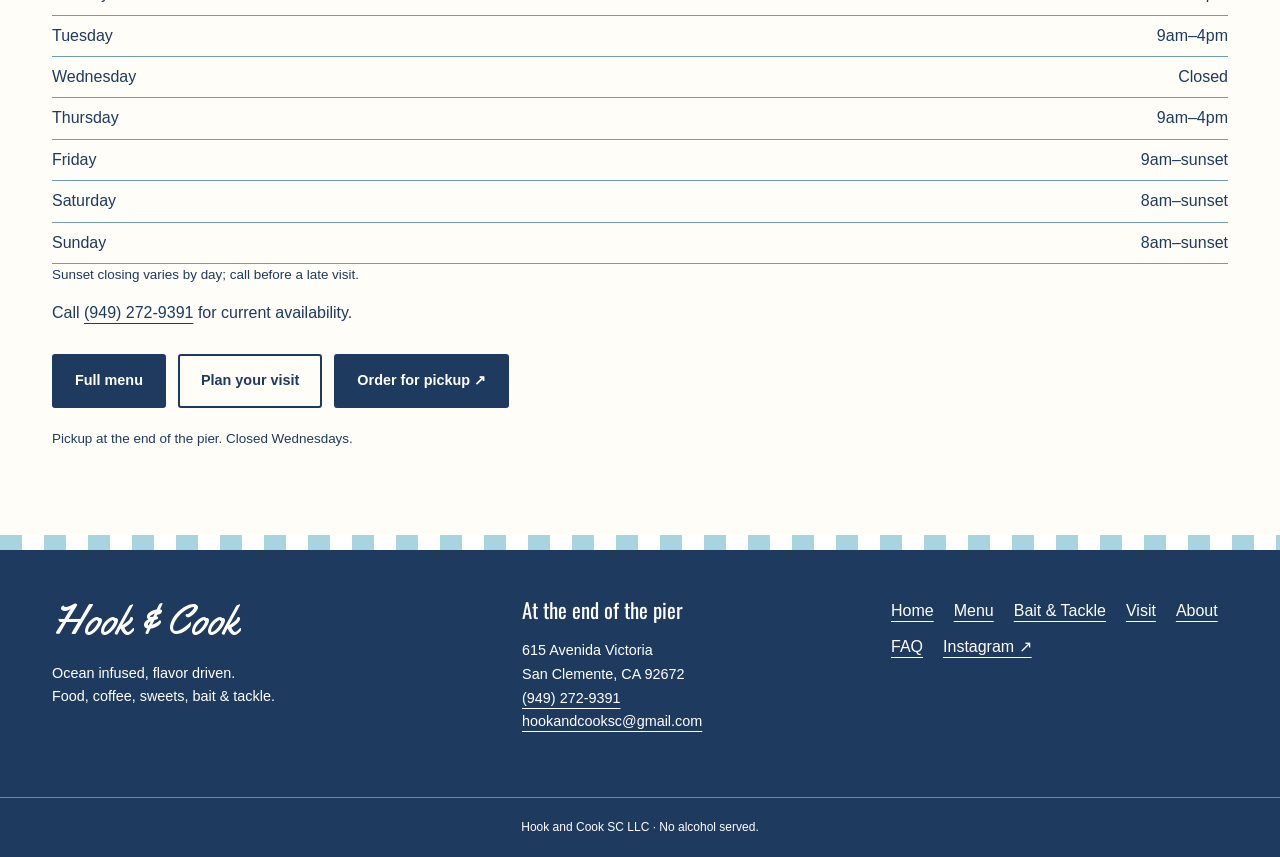
<file: breakfast-san-clemente-pier.html>
<!doctype html><html lang="en"><head><meta charset="utf-8"><meta name="viewport" content="width=device-width, initial-scale=1"><title>Breakfast on San Clemente Pier | Hook &amp; Cook</title><meta name="description" content="Explore Hook &amp; Cook’s Dawn Patrol breakfast and coffee menu, exact Square prices and counter hours on San Clemente Pier."><link rel="canonical" href="https://hookandcooksc.com/breakfast-san-clemente-pier.html"><meta name="theme-color" content="#1e3a5f"><meta name="robots" content="index,follow"><meta property="og:type" content="website"><meta property="og:locale" content="en_US"><meta property="og:site_name" content="Hook &amp; Cook"><meta property="og:title" content="Breakfast on San Clemente Pier | Hook &amp; Cook"><meta property="og:description" content="Explore Hook &amp; Cook’s Dawn Patrol breakfast and coffee menu, exact Square prices and counter hours on San Clemente Pier."><meta property="og:url" content="https://hookandcooksc.com/breakfast-san-clemente-pier.html"><meta property="og:image" content="https://hookandcooksc.com/assets/og-image.jpg"><meta property="og:image:width" content="1200"><meta property="og:image:height" content="630"><meta property="og:image:alt" content="Hook &amp; Cook at the end of San Clemente Pier"><meta name="twitter:card" content="summary_large_image"><meta name="twitter:title" content="Breakfast on San Clemente Pier | Hook &amp; Cook"><meta name="twitter:description" content="Explore Hook &amp; Cook’s Dawn Patrol breakfast and coffee menu, exact Square prices and counter hours on San Clemente Pier."><meta name="twitter:image" content="https://hookandcooksc.com/assets/og-image.jpg"><link rel="icon" href="assets/favicon.ico" sizes="48x48"><link rel="icon" type="image/svg+xml" href="assets/badge.svg"><link rel="apple-touch-icon" href="assets/icon-180.png"><link rel="manifest" href="site.webmanifest"><link rel="preload" href="assets/caps.woff2" as="font" type="font/woff2" crossorigin><link rel="preload" href="assets/script.woff2" as="font" type="font/woff2" crossorigin><style>@font-face{font-family:Yellowtail;src:url(assets/script.woff2) format('woff2');font-display:swap}@font-face{font-family:Oswald;src:url(assets/caps.woff2) format('woff2');font-display:swap}:root{--navy:#1e3a5f;--sky:#a8d4e0;--aqua:#c5e8ed;--mint:#48c9b0;--paper:#fffdf7}*{box-sizing:border-box}html{scroll-behavior:smooth;scroll-padding-top:25px}body{margin:0;background:var(--paper);color:var(--navy);font:16px/1.65 Arial,sans-serif}a{color:inherit;text-underline-offset:5px}a:hover{color:#275b78}a:focus-visible,summary:focus-visible{outline:3px solid #16675d;outline-offset:5px}img{display:block;width:100%;height:auto}picture{display:block}h1,h2,h3,p{margin-top:0}h1,h2,h3,.eyebrow,.number,.ribbon,nav{font-family:Oswald,'Arial Narrow',sans-serif}h1{font-size:clamp(3rem,7vw,6rem);line-height:1.03;font-weight:600;letter-spacing:-.03em;margin-bottom:24px}h2{font-size:clamp(2rem,4vw,3rem);line-height:1.15;font-weight:500}h3{font-size:1.4rem;line-height:1.3;font-weight:500}.script{font-family:Yellowtail,cursive}.tagline{font-size:clamp(1.8rem,3vw,2.6rem);line-height:1.2}.eyebrow,.number{font-size:.8rem;letter-spacing:.15em}.lead{font-size:1.15rem;max-width:600px}.small{font-size:.84rem}.draft{background:var(--navy);color:white;text-align:center;font-size:.72rem;letter-spacing:.08em;padding:7px 20px}.stripe{height:15px;background:repeating-linear-gradient(90deg,var(--sky) 0 22px,#fff 22px 44px)}header{background:#fff;border-bottom:1px solid #c7d9df}.header-inner{max-width:1240px;margin:auto;display:flex;align-items:center;justify-content:space-between;padding:22px 32px;gap:24px}.brand{text-decoration:none;white-space:nowrap}.wordmark{font-family:Yellowtail,cursive;font-size:2.6rem;line-height:1.1;display:block}.brand small{display:block;letter-spacing:.22em;font:10px/1.6 Arial,sans-serif;text-align:center}nav{display:flex;gap:20px;align-items:center;font-size:.94rem}nav a{text-decoration:none;white-space:nowrap;padding:8px 0}nav a[aria-current]{border-bottom:2px solid var(--navy)}.button{display:inline-block;padding:13px 21px;background:var(--navy);color:white;text-decoration:none;border:2px solid var(--navy);border-radius:3px;font-size:.9rem;font-weight:bold}.button:hover{background:#284c75;color:white}.button.outline{background:transparent;color:var(--navy)}.button.outline:hover{background:var(--aqua)}.actions{display:flex;flex-wrap:wrap;gap:12px;margin:28px 0 20px}.skip{position:absolute;left:10px;top:-100px;background:#fff;padding:12px;z-index:20}.skip:focus{top:10px}.wrap{max-width:1240px;margin:auto;padding:0 32px}.hero{display:grid;grid-template-columns:1fr 1fr;align-items:center;gap:68px;padding:70px 0}.hero-photo{position:relative;transform:rotate(1deg);padding:12px 12px 0;background:#fff;box-shadow:0 8px 30px #1e3a5f16;border:1px solid #d1e0e5}.hero-photo img{aspect-ratio:1.05;object-fit:cover}.photo-note{display:block;padding:15px 0;font-size:10px;letter-spacing:.14em;text-align:center}.ribbon{border-top:1px solid #9db9c4;border-bottom:1px solid #9db9c4;display:flex;justify-content:space-around;padding:20px 0;letter-spacing:.14em;font-size:.9rem;gap:12px}.section{margin:75px 0}.cards{display:grid;grid-template-columns:repeat(3,1fr);gap:24px}.card{display:block;text-decoration:none;border:1px solid #a9c5cf;background:white;padding:30px}.card h3{margin-top:25px}.card>span:last-child{font-weight:bold;font-size:.85rem}.split{display:grid;grid-template-columns:1fr 1fr;gap:65px;align-items:center}.split img{border-radius:3px}.aqua{background:var(--aqua);padding:44px;border-radius:4px}.hours{margin:0}.hours div{display:flex;justify-content:space-between;border-bottom:1px solid #729ba8;padding:7px 0;gap:24px}.hours dd{margin:0}.quick-answer{margin:24px 0;padding:20px 24px;background:var(--aqua);border-left:4px solid var(--navy)}.quick-answer h2{font-size:1.35rem;margin:0 0 8px}.quick-answer p{max-width:850px;margin:8px 0 0}.breadcrumb{font-size:.8rem;padding:24px 0}.page-heading{max-width:850px;margin:20px 0 45px}.page-heading h1{font-size:clamp(2.8rem,6vw,4.8rem)}.page-heading p{max-width:700px}.menu-grid{display:grid;grid-template-columns:1fr 1fr;gap:30px;align-items:start}.menu-section{border:1px solid #afc9d1;padding:30px;background:white;scroll-margin-top:20px}.menu-section h2{padding-bottom:20px;border-bottom:2px solid var(--navy);font-size:2rem}.menu-item{border-bottom:1px dashed #b5cbd2;padding:14px 0}.menu-item:last-child{border:0}.item-line{display:flex;justify-content:space-between;gap:18px;align-items:baseline}.item-line h3{font-size:1.16rem;margin:0}.price{white-space:nowrap;font-weight:bold;font-size:.94rem}.menu-item p{font-size:.86rem;margin:8px 0 0;line-height:1.5}.variant{font-style:italic}.section-nav{display:flex;gap:10px;flex-wrap:wrap;margin-bottom:24px}.section-nav a{padding:9px 13px;border:1px solid #8cabb9;font-size:.83rem;text-decoration:none;background:white}.section-nav a:hover{background:var(--aqua)}.badge{max-width:270px;justify-self:center}.faq-list{max-width:900px}details{border-bottom:1px solid #8fafbb;padding:20px 0}summary{font-family:Oswald,sans-serif;font-size:1.35rem;cursor:pointer;padding:5px 0}details p{margin:15px 0 0;max-width:800px}footer{margin-top:85px;background:var(--navy);color:white}footer a:hover{color:var(--aqua)}.footer-inner{max-width:1240px;margin:auto;padding:48px 32px;display:grid;grid-template-columns:1.3fr 1fr 1fr;gap:32px}.footer-inner .wordmark{margin-bottom:18px}.footer-inner p{font-size:.9rem}.footer-links{display:flex;flex-wrap:wrap;gap:10px 20px;align-content:start}.fineprint{border-top:1px solid #6e88a5;padding:20px 32px;text-align:center;font-size:.75rem}@media(max-width:900px){.header-inner{flex-direction:column;gap:16px}nav{flex-wrap:wrap;justify-content:center;gap:6px 18px}.hero{gap:30px;padding:40px 0}.cards{grid-template-columns:1fr}.split{gap:30px}.footer-inner{grid-template-columns:1fr 1fr}.hero-photo{transform:none}}@media(max-width:600px){.wrap{padding:0 22px}.header-inner{padding:20px 16px}.wordmark{font-size:2.35rem}nav{font-size:.94rem}nav .button{padding:8px 12px}.hero,.split,.menu-grid{grid-template-columns:1fr}.hero{padding:35px 0;gap:25px}.hero-photo{max-width:100%}.hero-photo img{aspect-ratio:1.25}.hero h1{font-size:3.65rem}.actions{gap:10px}.actions .button{padding:12px 15px}.ribbon{font-size:.66rem;letter-spacing:.06em;padding:16px 0}.section{margin:48px 0}.aqua{padding:27px}.menu-section{padding:23px}.item-line{gap:12px}.page-heading{margin-bottom:30px}.footer-inner{grid-template-columns:1fr;padding:35px 22px}.section-nav a{padding:10px 12px}.draft{font-size:.67rem}.badge{max-width:210px}.hero .lead{font-size:1.05rem}}@media(prefers-reduced-motion:reduce){html{scroll-behavior:auto}} .menu-section#merchandise{grid-column:1/-1}.menu-section#merchandise .menu-item{break-inside:avoid}.menu-section#merchandise{columns:2;column-gap:40px}.menu-section#merchandise>h2,.menu-section#merchandise>.eyebrow{column-span:all}@media(max-width:600px){.menu-section#merchandise{columns:1}}</style><script type="application/ld+json">{"@context": "https://schema.org", "@graph": [{"@type": "Restaurant", "@id": "https://hookandcooksc.com/#restaurant", "name": "Hook & Cook", "legalName": "Hook and Cook SC LLC", "url": "https://hookandcooksc.com/", "image": "https://hookandcooksc.com/assets/og-image.jpg", "address": {"@type": "PostalAddress", "streetAddress": "615 Avenida Victoria", "addressLocality": "San Clemente", "addressRegion": "CA", "postalCode": "92672", "addressCountry": "US"}, "geo": {"@type": "GeoCoordinates", "latitude": 33.4179, "longitude": -117.6233}, "telephone": "+19492729391", "servesCuisine": ["Seafood", "Baja-style", "Breakfast"], "priceRange": "$–$$", "openingHoursSpecification": [{"@type": "OpeningHoursSpecification", "dayOfWeek": "https://schema.org/Monday", "opens": "09:00", "closes": "16:00", "description": "Regular hours."}, {"@type": "OpeningHoursSpecification", "dayOfWeek": "https://schema.org/Tuesday", "opens": "09:00", "closes": "16:00", "description": "Regular hours."}, {"@type": "OpeningHoursSpecification", "dayOfWeek": "https://schema.org/Thursday", "opens": "09:00", "closes": "16:00", "description": "Regular hours."}, {"@type": "OpeningHoursSpecification", "dayOfWeek": "https://schema.org/Friday", "opens": "09:00", "description": "Closes at sunset; time varies by season. Call before a late visit."}, {"@type": "OpeningHoursSpecification", "dayOfWeek": "https://schema.org/Saturday", "opens": "08:00", "description": "Closes at sunset; time varies by season. Call before a late visit."}, {"@type": "OpeningHoursSpecification", "dayOfWeek": "https://schema.org/Sunday", "opens": "08:00", "description": "Closes at sunset; time varies by season. Call before a late visit."}], "hasMenu": "https://hookandcooksc.com/menu.html#menu", "acceptsReservations": false, "potentialAction": {"@type": "OrderAction", "target": "https://cash.app/$hookcookus"}, "sameAs": ["https://www.instagram.com/hookandcookscpier/"]}, {"@type": "SportingGoodsStore", "@id": "https://hookandcooksc.com/#bait-store", "name": "Hook & Cook Bait & Tackle", "url": "https://hookandcooksc.com/fishing.html", "address": {"@type": "PostalAddress", "streetAddress": "615 Avenida Victoria", "addressLocality": "San Clemente", "addressRegion": "CA", "postalCode": "92672", "addressCountry": "US"}, "telephone": "+19492729391", "image": "https://hookandcooksc.com/assets/pier-shack.jpg", "parentOrganization": {"@id": "https://hookandcooksc.com/#restaurant"}}, {"@type": "BreadcrumbList", "itemListElement": [{"@type": "ListItem", "position": 1, "name": "Home", "item": "https://hookandcooksc.com/"}, {"@type": "ListItem", "position": 2, "name": "Breakfast on San Clemente Pier", "item": "https://hookandcooksc.com/breakfast-san-clemente-pier.html"}]}]}</script></head><body><a class="skip" href="#main">Skip to content</a><div class="stripe"></div><header><div class="header-inner"><a class="brand" href="index.html" aria-label="Hook &amp; Cook home"><span class="wordmark">Hook &amp; Cook</span><small>SAN CLEMENTE PIER · FOOD + FISHING</small></a><nav aria-label="Main navigation"><a href="menu.html" >Menu</a><a href="fishing.html" >Bait & Tackle</a><a href="visit.html" >Visit</a><a href="about.html" >About</a><a href="faq.html" >FAQ</a><a href="parties.html" >Kids Parties</a><a class="button" href="https://cash.app/$hookcookus" target="_blank" rel="noopener">Order pickup ↗</a></nav></div></header><main id="main" class="wrap"><aside class="quick-answer" aria-labelledby="quick-answer-title"><h2 id="quick-answer-title">Quick answer</h2><p class="small">Updated Nov 2026</p><p>Hook &amp; Cook serves breakfast and coffee at the end of San Clemente Pier. Dawn Patrol includes Angler’s Brekky Burrito, Bag of Beignets, Island French Toast, Pierside Brekky Sando and SC Açaí Bowl. Check counter hours below and checkout for current availability.</p></aside><div class="breadcrumb"><a href="index.html">Home</a> / Breakfast on San Clemente Pier</div><div class="page-heading"><p class="eyebrow">HOOK & COOK · SAN CLEMENTE PIER</p><h1>Breakfast on San Clemente Pier</h1><p>Explore Hook &amp; Cook’s Dawn Patrol breakfast and coffee menu, exact Square prices and counter hours on San Clemente Pier.</p></div><section class="section"><h2>From the menu</h2><p class="small">Prices from our Square catalog. Availability and modifiers may vary; checkout is authoritative. Tell the team about allergies before ordering.</p><div class="menu-grid"><section class="menu-section"><h2>Dawn Patrol</h2><article class="menu-item" data-menu-id="DW7XMJYBPHLZY6BKM47QVOE4"><div class="item-line"><h3>Angler&#x27;s Brekky Burrito</h3><span class="price">$15.00</span></div></article><article class="menu-item" data-menu-id="2GQJ3BALQ6U222FKMEJX5V65"><div class="item-line"><h3>Bag of Beignets</h3><span class="price">$12.00</span></div></article><article class="menu-item" data-menu-id="2M4NXZ5UBELFBVRI2LMY4TKH"><div class="item-line"><h3>Island French Toast</h3><span class="price">$12.00</span></div></article><article class="menu-item" data-menu-id="LSAUYMOHJ5TCI7FMQY3AR4UD"><div class="item-line"><h3>Pierside Brekky Sando</h3><span class="price">$13.00</span></div></article><article class="menu-item" data-menu-id="34IQA4YXBQBHEGMY3KUE2WYN"><div class="item-line"><h3>SC Açaí Bowl</h3><span class="price">$15.00</span></div></article></section><section class="menu-section"><h2>Cafe</h2><article class="menu-item" data-menu-id="JMBTVFMC6XYLIZBUDUKFZUM3"><div class="item-line"><h3>Drip Coffee</h3><span class="price">$3.00</span></div></article><article class="menu-item" data-menu-id="RRU2TGRPMZVDC65GREXVRYJH"><div class="item-line"><h3>Hot Latte</h3><span class="price">$3.00</span></div></article><article class="menu-item" data-menu-id="77LCZGW6BMNUVI5R25XSEB2J"><div class="item-line"><h3>Iced Latte</h3><span class="price">$3.00</span></div></article><article class="menu-item" data-menu-id="TNUCPMEC277Y2GI45DMPFXIK"><div class="item-line"><h3>Matcha Latte</h3><span class="price">$3.00</span></div></article></section></div></section><section class="section"><h2>Visit the end of the pier</h2><p>615 Avenida Victoria, San Clemente, CA 92672. Walk all the way out to the blue-and-white striped counter.</p><h2>Counter hours</h2><dl class="hours"><div><dt>Monday</dt><dd>9am–4pm</dd></div><div><dt>Tuesday</dt><dd>9am–4pm</dd></div><div><dt>Wednesday</dt><dd>Closed</dd></div><div><dt>Thursday</dt><dd>9am–4pm</dd></div><div><dt>Friday</dt><dd>9am–sunset</dd></div><div><dt>Saturday</dt><dd>8am–sunset</dd></div><div><dt>Sunday</dt><dd>8am–sunset</dd></div></dl><p class="small">Sunset closing varies by day; call before a late visit.</p><p>Call <a href="tel:+19492729391">(949) 272-9391</a> for current availability.</p><div class="actions"><a class="button" href="menu.html">Full menu</a><a class="button outline" href="visit.html">Plan your visit</a><a class="button" href="https://cash.app/$hookcookus" target="_blank" rel="noopener">Order for pickup ↗</a></div><p class="small">Pickup at the end of the pier. Closed Wednesdays.</p></section></main><footer><div class="stripe"></div><div class="footer-inner"><div><span class="wordmark">Hook &amp; Cook</span><p>Ocean infused, flavor driven.<br>Food, coffee, sweets, bait & tackle.</p></div><div><h2 style="font-size:1.3rem">At the end of the pier</h2><p>615 Avenida Victoria<br>San Clemente, CA 92672<br><a href="tel:+19492729391">(949) 272-9391</a><br><a href="mailto:hookandcooksc@gmail.com">hookandcooksc@gmail.com</a></p></div><div class="footer-links"><a href="index.html">Home</a><a href="menu.html">Menu</a><a href="fishing.html">Bait & Tackle</a><a href="visit.html">Visit</a><a href="about.html">About</a><a href="faq.html">FAQ</a><a href="https://www.instagram.com/hookandcookscpier/">Instagram ↗</a></div></div><div class="fineprint">Hook and Cook SC LLC · No alcohol served.</div></footer></body></html>
</file>
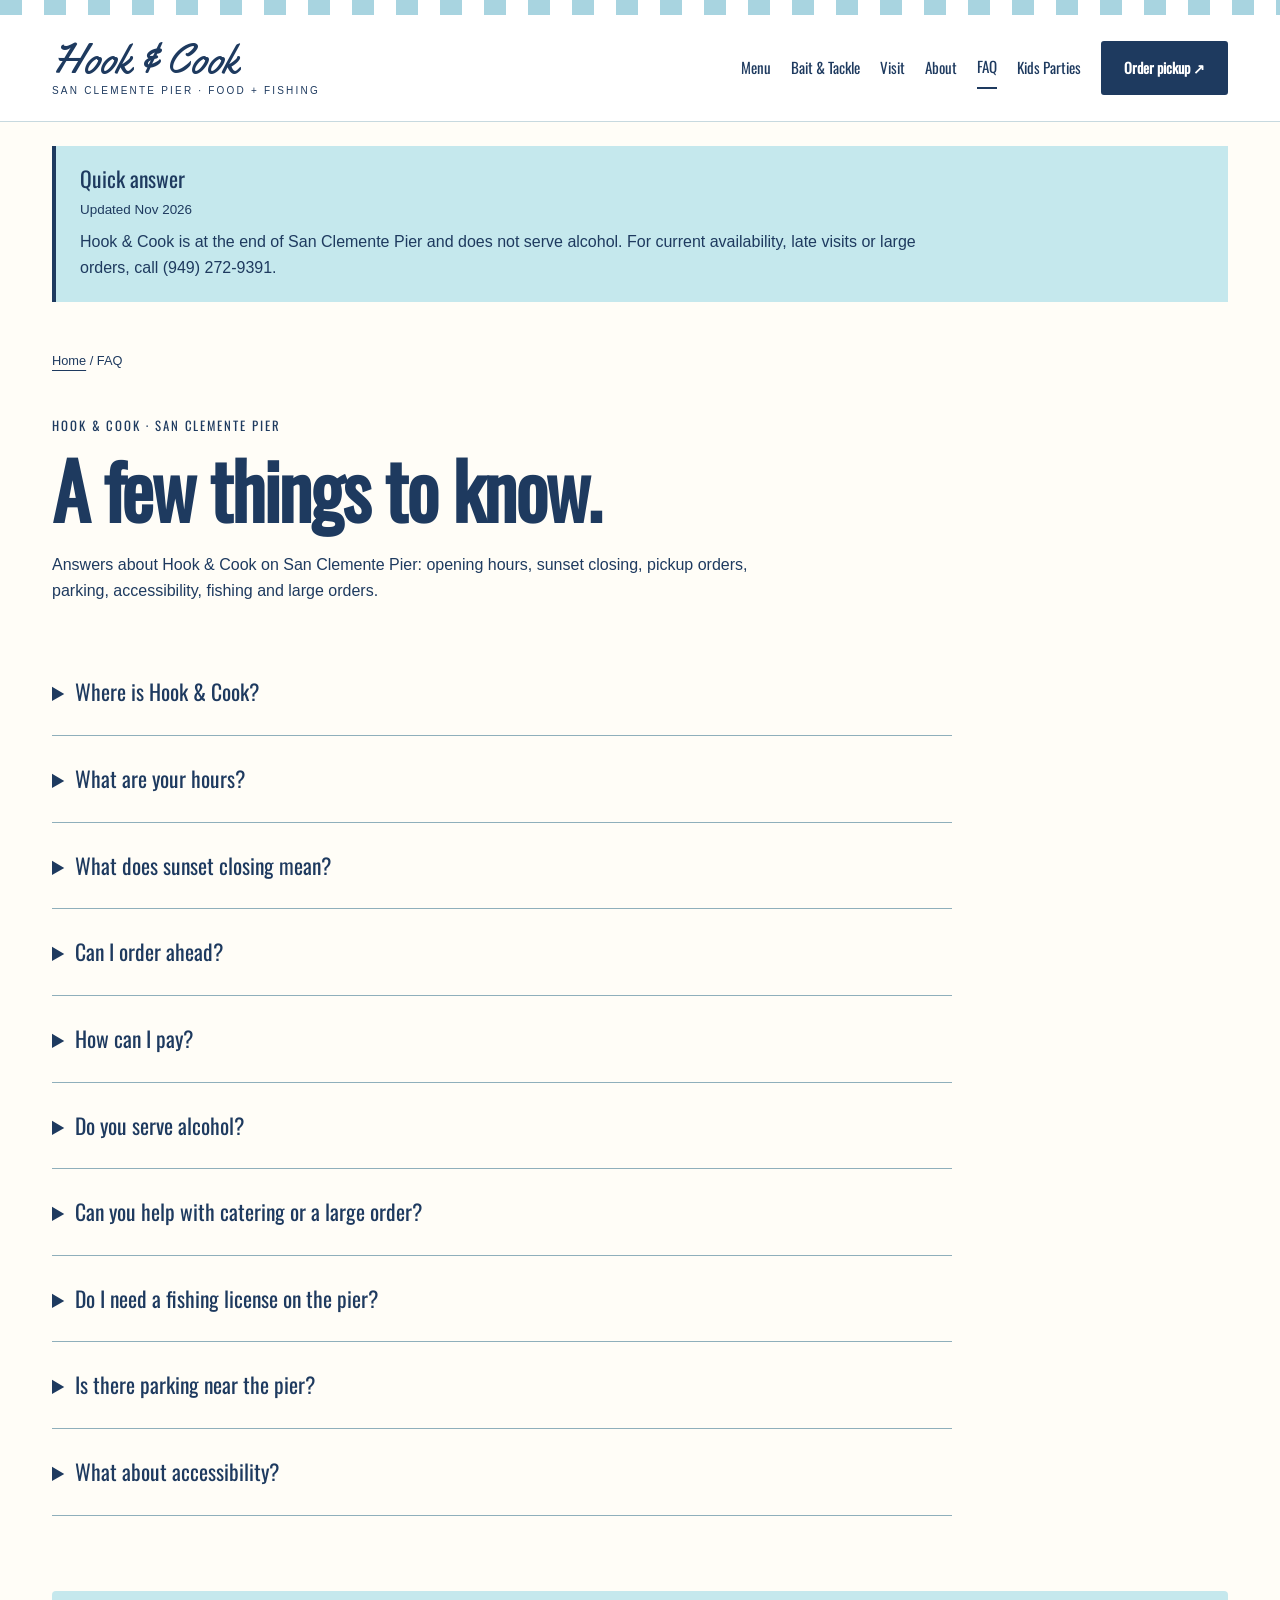
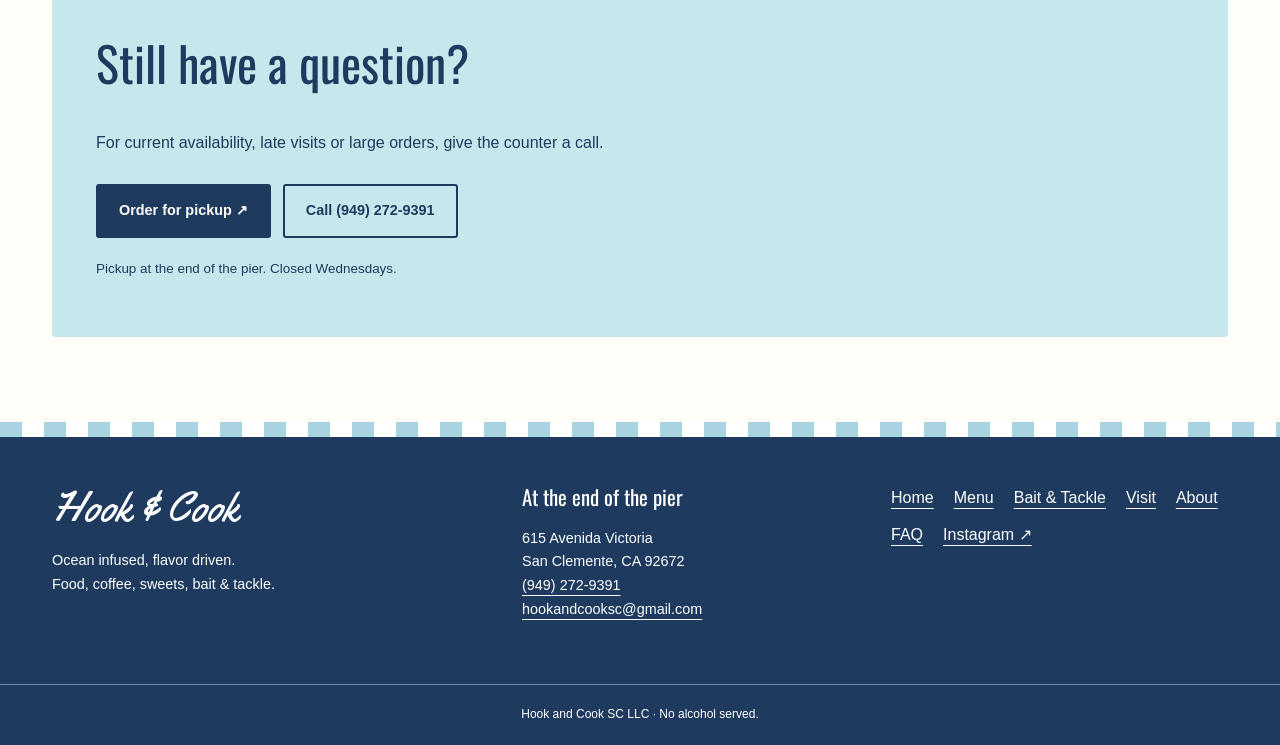
<file: faq.html>
<!doctype html><html lang="en"><head><meta charset="utf-8"><meta name="viewport" content="width=device-width, initial-scale=1"><title>FAQs: Hours, Ordering &amp; Pier Fishing | Hook &amp; Cook</title><meta name="description" content="Answers about Hook &amp; Cook on San Clemente Pier: opening hours, sunset closing, pickup orders, parking, accessibility, fishing and large orders."><link rel="canonical" href="https://hookandcooksc.com/faq.html"><meta name="theme-color" content="#1e3a5f"><meta name="robots" content="index,follow"><meta property="og:type" content="website"><meta property="og:locale" content="en_US"><meta property="og:site_name" content="Hook &amp; Cook"><meta property="og:title" content="FAQs: Hours, Ordering &amp; Pier Fishing | Hook &amp; Cook"><meta property="og:description" content="Answers about Hook &amp; Cook on San Clemente Pier: opening hours, sunset closing, pickup orders, parking, accessibility, fishing and large orders."><meta property="og:url" content="https://hookandcooksc.com/faq.html"><meta property="og:image" content="https://hookandcooksc.com/assets/og-image.jpg"><meta property="og:image:width" content="1200"><meta property="og:image:height" content="630"><meta property="og:image:alt" content="Hook &amp; Cook at the end of San Clemente Pier"><meta name="twitter:card" content="summary_large_image"><meta name="twitter:title" content="FAQs: Hours, Ordering &amp; Pier Fishing | Hook &amp; Cook"><meta name="twitter:description" content="Answers about Hook &amp; Cook on San Clemente Pier: opening hours, sunset closing, pickup orders, parking, accessibility, fishing and large orders."><meta name="twitter:image" content="https://hookandcooksc.com/assets/og-image.jpg"><link rel="icon" href="assets/favicon.ico" sizes="48x48"><link rel="icon" type="image/svg+xml" href="assets/badge.svg"><link rel="apple-touch-icon" href="assets/icon-180.png"><link rel="manifest" href="site.webmanifest"><link rel="preload" href="assets/caps.woff2" as="font" type="font/woff2" crossorigin><link rel="preload" href="assets/script.woff2" as="font" type="font/woff2" crossorigin><style>@font-face{font-family:Yellowtail;src:url(assets/script.woff2) format('woff2');font-display:swap}@font-face{font-family:Oswald;src:url(assets/caps.woff2) format('woff2');font-display:swap}:root{--navy:#1e3a5f;--sky:#a8d4e0;--aqua:#c5e8ed;--mint:#48c9b0;--paper:#fffdf7}*{box-sizing:border-box}html{scroll-behavior:smooth;scroll-padding-top:25px}body{margin:0;background:var(--paper);color:var(--navy);font:16px/1.65 Arial,sans-serif}a{color:inherit;text-underline-offset:5px}a:hover{color:#275b78}a:focus-visible,summary:focus-visible{outline:3px solid #16675d;outline-offset:5px}img{display:block;width:100%;height:auto}picture{display:block}h1,h2,h3,p{margin-top:0}h1,h2,h3,.eyebrow,.number,.ribbon,nav{font-family:Oswald,'Arial Narrow',sans-serif}h1{font-size:clamp(3rem,7vw,6rem);line-height:1.03;font-weight:600;letter-spacing:-.03em;margin-bottom:24px}h2{font-size:clamp(2rem,4vw,3rem);line-height:1.15;font-weight:500}h3{font-size:1.4rem;line-height:1.3;font-weight:500}.script{font-family:Yellowtail,cursive}.tagline{font-size:clamp(1.8rem,3vw,2.6rem);line-height:1.2}.eyebrow,.number{font-size:.8rem;letter-spacing:.15em}.lead{font-size:1.15rem;max-width:600px}.small{font-size:.84rem}.draft{background:var(--navy);color:white;text-align:center;font-size:.72rem;letter-spacing:.08em;padding:7px 20px}.stripe{height:15px;background:repeating-linear-gradient(90deg,var(--sky) 0 22px,#fff 22px 44px)}header{background:#fff;border-bottom:1px solid #c7d9df}.header-inner{max-width:1240px;margin:auto;display:flex;align-items:center;justify-content:space-between;padding:22px 32px;gap:24px}.brand{text-decoration:none;white-space:nowrap}.wordmark{font-family:Yellowtail,cursive;font-size:2.6rem;line-height:1.1;display:block}.brand small{display:block;letter-spacing:.22em;font:10px/1.6 Arial,sans-serif;text-align:center}nav{display:flex;gap:20px;align-items:center;font-size:.94rem}nav a{text-decoration:none;white-space:nowrap;padding:8px 0}nav a[aria-current]{border-bottom:2px solid var(--navy)}.button{display:inline-block;padding:13px 21px;background:var(--navy);color:white;text-decoration:none;border:2px solid var(--navy);border-radius:3px;font-size:.9rem;font-weight:bold}.button:hover{background:#284c75;color:white}.button.outline{background:transparent;color:var(--navy)}.button.outline:hover{background:var(--aqua)}.actions{display:flex;flex-wrap:wrap;gap:12px;margin:28px 0 20px}.skip{position:absolute;left:10px;top:-100px;background:#fff;padding:12px;z-index:20}.skip:focus{top:10px}.wrap{max-width:1240px;margin:auto;padding:0 32px}.hero{display:grid;grid-template-columns:1fr 1fr;align-items:center;gap:68px;padding:70px 0}.hero-photo{position:relative;transform:rotate(1deg);padding:12px 12px 0;background:#fff;box-shadow:0 8px 30px #1e3a5f16;border:1px solid #d1e0e5}.hero-photo img{aspect-ratio:1.05;object-fit:cover}.photo-note{display:block;padding:15px 0;font-size:10px;letter-spacing:.14em;text-align:center}.ribbon{border-top:1px solid #9db9c4;border-bottom:1px solid #9db9c4;display:flex;justify-content:space-around;padding:20px 0;letter-spacing:.14em;font-size:.9rem;gap:12px}.section{margin:75px 0}.cards{display:grid;grid-template-columns:repeat(3,1fr);gap:24px}.card{display:block;text-decoration:none;border:1px solid #a9c5cf;background:white;padding:30px}.card h3{margin-top:25px}.card>span:last-child{font-weight:bold;font-size:.85rem}.split{display:grid;grid-template-columns:1fr 1fr;gap:65px;align-items:center}.split img{border-radius:3px}.aqua{background:var(--aqua);padding:44px;border-radius:4px}.hours{margin:0}.hours div{display:flex;justify-content:space-between;border-bottom:1px solid #729ba8;padding:7px 0;gap:24px}.hours dd{margin:0}.quick-answer{margin:24px 0;padding:20px 24px;background:var(--aqua);border-left:4px solid var(--navy)}.quick-answer h2{font-size:1.35rem;margin:0 0 8px}.quick-answer p{max-width:850px;margin:8px 0 0}.breadcrumb{font-size:.8rem;padding:24px 0}.page-heading{max-width:850px;margin:20px 0 45px}.page-heading h1{font-size:clamp(2.8rem,6vw,4.8rem)}.page-heading p{max-width:700px}.menu-grid{display:grid;grid-template-columns:1fr 1fr;gap:30px;align-items:start}.menu-section{border:1px solid #afc9d1;padding:30px;background:white;scroll-margin-top:20px}.menu-section h2{padding-bottom:20px;border-bottom:2px solid var(--navy);font-size:2rem}.menu-item{border-bottom:1px dashed #b5cbd2;padding:14px 0}.menu-item:last-child{border:0}.item-line{display:flex;justify-content:space-between;gap:18px;align-items:baseline}.item-line h3{font-size:1.16rem;margin:0}.price{white-space:nowrap;font-weight:bold;font-size:.94rem}.menu-item p{font-size:.86rem;margin:8px 0 0;line-height:1.5}.variant{font-style:italic}.section-nav{display:flex;gap:10px;flex-wrap:wrap;margin-bottom:24px}.section-nav a{padding:9px 13px;border:1px solid #8cabb9;font-size:.83rem;text-decoration:none;background:white}.section-nav a:hover{background:var(--aqua)}.badge{max-width:270px;justify-self:center}.faq-list{max-width:900px}details{border-bottom:1px solid #8fafbb;padding:20px 0}summary{font-family:Oswald,sans-serif;font-size:1.35rem;cursor:pointer;padding:5px 0}details p{margin:15px 0 0;max-width:800px}footer{margin-top:85px;background:var(--navy);color:white}footer a:hover{color:var(--aqua)}.footer-inner{max-width:1240px;margin:auto;padding:48px 32px;display:grid;grid-template-columns:1.3fr 1fr 1fr;gap:32px}.footer-inner .wordmark{margin-bottom:18px}.footer-inner p{font-size:.9rem}.footer-links{display:flex;flex-wrap:wrap;gap:10px 20px;align-content:start}.fineprint{border-top:1px solid #6e88a5;padding:20px 32px;text-align:center;font-size:.75rem}@media(max-width:900px){.header-inner{flex-direction:column;gap:16px}nav{flex-wrap:wrap;justify-content:center;gap:6px 18px}.hero{gap:30px;padding:40px 0}.cards{grid-template-columns:1fr}.split{gap:30px}.footer-inner{grid-template-columns:1fr 1fr}.hero-photo{transform:none}}@media(max-width:600px){.wrap{padding:0 22px}.header-inner{padding:20px 16px}.wordmark{font-size:2.35rem}nav{font-size:.94rem}nav .button{padding:8px 12px}.hero,.split,.menu-grid{grid-template-columns:1fr}.hero{padding:35px 0;gap:25px}.hero-photo{max-width:100%}.hero-photo img{aspect-ratio:1.25}.hero h1{font-size:3.65rem}.actions{gap:10px}.actions .button{padding:12px 15px}.ribbon{font-size:.66rem;letter-spacing:.06em;padding:16px 0}.section{margin:48px 0}.aqua{padding:27px}.menu-section{padding:23px}.item-line{gap:12px}.page-heading{margin-bottom:30px}.footer-inner{grid-template-columns:1fr;padding:35px 22px}.section-nav a{padding:10px 12px}.draft{font-size:.67rem}.badge{max-width:210px}.hero .lead{font-size:1.05rem}}@media(prefers-reduced-motion:reduce){html{scroll-behavior:auto}} .menu-section#merchandise{grid-column:1/-1}.menu-section#merchandise .menu-item{break-inside:avoid}.menu-section#merchandise{columns:2;column-gap:40px}.menu-section#merchandise>h2,.menu-section#merchandise>.eyebrow{column-span:all}@media(max-width:600px){.menu-section#merchandise{columns:1}}</style><script type="application/ld+json">{"@context": "https://schema.org", "@graph": [{"@type": "Restaurant", "@id": "https://hookandcooksc.com/#restaurant", "name": "Hook & Cook", "legalName": "Hook and Cook SC LLC", "url": "https://hookandcooksc.com/", "image": "https://hookandcooksc.com/assets/og-image.jpg", "address": {"@type": "PostalAddress", "streetAddress": "615 Avenida Victoria", "addressLocality": "San Clemente", "addressRegion": "CA", "postalCode": "92672", "addressCountry": "US"}, "geo": {"@type": "GeoCoordinates", "latitude": 33.4179, "longitude": -117.6233}, "telephone": "+19492729391", "servesCuisine": ["Seafood", "Baja-style", "Breakfast"], "priceRange": "$–$$", "openingHoursSpecification": [{"@type": "OpeningHoursSpecification", "dayOfWeek": "https://schema.org/Monday", "opens": "09:00", "closes": "16:00", "description": "Regular hours."}, {"@type": "OpeningHoursSpecification", "dayOfWeek": "https://schema.org/Tuesday", "opens": "09:00", "closes": "16:00", "description": "Regular hours."}, {"@type": "OpeningHoursSpecification", "dayOfWeek": "https://schema.org/Thursday", "opens": "09:00", "closes": "16:00", "description": "Regular hours."}, {"@type": "OpeningHoursSpecification", "dayOfWeek": "https://schema.org/Friday", "opens": "09:00", "description": "Closes at sunset; time varies by season. Call before a late visit."}, {"@type": "OpeningHoursSpecification", "dayOfWeek": "https://schema.org/Saturday", "opens": "08:00", "description": "Closes at sunset; time varies by season. Call before a late visit."}, {"@type": "OpeningHoursSpecification", "dayOfWeek": "https://schema.org/Sunday", "opens": "08:00", "description": "Closes at sunset; time varies by season. Call before a late visit."}], "hasMenu": "https://hookandcooksc.com/menu.html#menu", "acceptsReservations": false, "potentialAction": {"@type": "OrderAction", "target": "https://cash.app/$hookcookus"}, "sameAs": ["https://www.instagram.com/hookandcookscpier/"]}, {"@type": "SportingGoodsStore", "@id": "https://hookandcooksc.com/#bait-store", "name": "Hook & Cook Bait & Tackle", "url": "https://hookandcooksc.com/fishing.html", "address": {"@type": "PostalAddress", "streetAddress": "615 Avenida Victoria", "addressLocality": "San Clemente", "addressRegion": "CA", "postalCode": "92672", "addressCountry": "US"}, "telephone": "+19492729391", "image": "https://hookandcooksc.com/assets/pier-shack.jpg", "parentOrganization": {"@id": "https://hookandcooksc.com/#restaurant"}}, {"@type": "FAQPage", "mainEntity": [{"@type": "Question", "name": "Where is Hook & Cook?", "acceptedAnswer": {"@type": "Answer", "text": "At the end of San Clemente Pier, 615 Avenida Victoria, San Clemente, CA 92672. Walk all the way out to our blue-and-white striped counter."}}, {"@type": "Question", "name": "What are your hours?", "acceptedAnswer": {"@type": "Answer", "text": "Monday: 9am–4pm; Tuesday: 9am–4pm; Wednesday: closed; Thursday: 9am–4pm; Friday: 9am–sunset; Saturday: 8am–sunset; Sunday: 8am–sunset. Sunset times vary by season; call before a late visit."}}, {"@type": "Question", "name": "What does sunset closing mean?", "acceptedAnswer": {"@type": "Answer", "text": "On Friday, Saturday, Sunday, closing follows sunset rather than one fixed clock time. Call (949) 272-9391 before heading out late. This does not mean we stay open all night for fishing."}}, {"@type": "Question", "name": "Can I order ahead?", "acceptedAnswer": {"@type": "Answer", "text": "Yes. Order pickup online at https://cash.app/$hookcookus. Pickup at the end of the pier. Closed Wednesdays. Current checkout availability and pickup timing are shown there."}}, {"@type": "Question", "name": "How can I pay?", "acceptedAnswer": {"@type": "Answer", "text": "Online pickup orders use Square checkout. For current payment options at the counter, please call us."}}, {"@type": "Question", "name": "Do you serve alcohol?", "acceptedAnswer": {"@type": "Answer", "text": "No. Hook & Cook does not serve alcohol, in keeping with the city rule for our concession."}}, {"@type": "Question", "name": "Can you help with catering or a large order?", "acceptedAnswer": {"@type": "Answer", "text": "Call (949) 272-9391 to discuss a large order or catering request. Availability must be confirmed by our team."}}, {"@type": "Question", "name": "Do I need a fishing license on the pier?", "acceptedAnswer": {"@type": "Answer", "text": "A sport fishing license is not required for recreational fishing from California public ocean piers, including San Clemente Pier. All other rules apply, including seasons, size and bag limits, and required report cards."}}, {"@type": "Question", "name": "Is there parking near the pier?", "acceptedAnswer": {"@type": "Answer", "text": "Metered parking is available in the Pier Bowl area near Avenida Victoria. Read the posted meter rules and allow extra time to find a space and walk out."}}, {"@type": "Question", "name": "What about accessibility?", "acceptedAnswer": {"@type": "Answer", "text": "The City lists ADA access at the Pier beach area. Our counter is at the far end of a wooden pier. Call to discuss your specific access needs and check current city notices before visiting."}}]}, {"@type": "BreadcrumbList", "itemListElement": [{"@type": "ListItem", "position": 1, "name": "Home", "item": "https://hookandcooksc.com/"}, {"@type": "ListItem", "position": 2, "name": "FAQ", "item": "https://hookandcooksc.com/faq.html"}]}]}</script></head><body><a class="skip" href="#main">Skip to content</a><div class="stripe"></div><header><div class="header-inner"><a class="brand" href="index.html" aria-label="Hook &amp; Cook home"><span class="wordmark">Hook &amp; Cook</span><small>SAN CLEMENTE PIER · FOOD + FISHING</small></a><nav aria-label="Main navigation"><a href="menu.html" >Menu</a><a href="fishing.html" >Bait & Tackle</a><a href="visit.html" >Visit</a><a href="about.html" >About</a><a href="faq.html" aria-current="page">FAQ</a><a href="parties.html" >Kids Parties</a><a class="button" href="https://cash.app/$hookcookus" target="_blank" rel="noopener">Order pickup ↗</a></nav></div></header><main id="main" class="wrap"><aside class="quick-answer" aria-labelledby="quick-answer-title"><h2 id="quick-answer-title">Quick answer</h2><p class="small">Updated Nov 2026</p><p>Hook &amp; Cook is at the end of San Clemente Pier and does not serve alcohol. For current availability, late visits or large orders, call (949) 272-9391.</p></aside><div class="breadcrumb"><a href="index.html">Home</a> / FAQ</div><div class="page-heading"><p class="eyebrow">HOOK & COOK · SAN CLEMENTE PIER</p><h1>A few things to know.</h1><p>Answers about Hook &amp; Cook on San Clemente Pier: opening hours, sunset closing, pickup orders, parking, accessibility, fishing and large orders.</p></div><div class="faq-list"><details><summary>Where is Hook &amp; Cook?</summary><p>At the end of San Clemente Pier, 615 Avenida Victoria, San Clemente, CA 92672. Walk all the way out to our blue-and-white striped counter.</p></details><details><summary>What are your hours?</summary><p>Monday: 9am–4pm; Tuesday: 9am–4pm; Wednesday: closed; Thursday: 9am–4pm; Friday: 9am–sunset; Saturday: 8am–sunset; Sunday: 8am–sunset. Sunset times vary by season; call before a late visit.</p></details><details><summary>What does sunset closing mean?</summary><p>On Friday, Saturday, Sunday, closing follows sunset rather than one fixed clock time. Call (949) 272-9391 before heading out late. This does not mean we stay open all night for fishing.</p></details><details><summary>Can I order ahead?</summary><p>Yes. <a href="https://cash.app/$hookcookus" target="_blank" rel="noopener">Order pickup</a> online. Pickup at the end of the pier. Closed Wednesdays. Current checkout availability and pickup timing are shown there.</p></details><details><summary>How can I pay?</summary><p>Online pickup orders use Square checkout. For current payment options at the counter, please call us.</p></details><details><summary>Do you serve alcohol?</summary><p>No. Hook &amp; Cook does not serve alcohol, in keeping with the city rule for our concession.</p></details><details><summary>Can you help with catering or a large order?</summary><p>Call (949) 272-9391 to discuss a large order or catering request. Availability must be confirmed by our team.</p></details><details><summary>Do I need a fishing license on the pier?</summary><p>A sport fishing license is not required for recreational fishing from California public ocean piers, including San Clemente Pier. All other rules apply, including seasons, size and bag limits, and required report cards.</p></details><details><summary>Is there parking near the pier?</summary><p>Metered parking is available in the Pier Bowl area near Avenida Victoria. Read the posted meter rules and allow extra time to find a space and walk out.</p></details><details><summary>What about accessibility?</summary><p>The City lists ADA access at the Pier beach area. Our counter is at the far end of a wooden pier. Call to discuss your specific access needs and check current city notices before visiting.</p></details></div><section class="section aqua"><h2>Still have a question?</h2><p>For current availability, late visits or large orders, give the counter a call.</p><div class="actions"><a class="button" href="https://cash.app/$hookcookus" target="_blank" rel="noopener">Order for pickup ↗</a><a class="button outline" href="tel:+19492729391">Call (949) 272-9391</a></div><p class="small">Pickup at the end of the pier. Closed Wednesdays.</p></section></main><footer><div class="stripe"></div><div class="footer-inner"><div><span class="wordmark">Hook &amp; Cook</span><p>Ocean infused, flavor driven.<br>Food, coffee, sweets, bait & tackle.</p></div><div><h2 style="font-size:1.3rem">At the end of the pier</h2><p>615 Avenida Victoria<br>San Clemente, CA 92672<br><a href="tel:+19492729391">(949) 272-9391</a><br><a href="mailto:hookandcooksc@gmail.com">hookandcooksc@gmail.com</a></p></div><div class="footer-links"><a href="index.html">Home</a><a href="menu.html">Menu</a><a href="fishing.html">Bait & Tackle</a><a href="visit.html">Visit</a><a href="about.html">About</a><a href="faq.html">FAQ</a><a href="https://www.instagram.com/hookandcookscpier/">Instagram ↗</a></div></div><div class="fineprint">Hook and Cook SC LLC · No alcohol served.</div></footer></body></html>
</file>
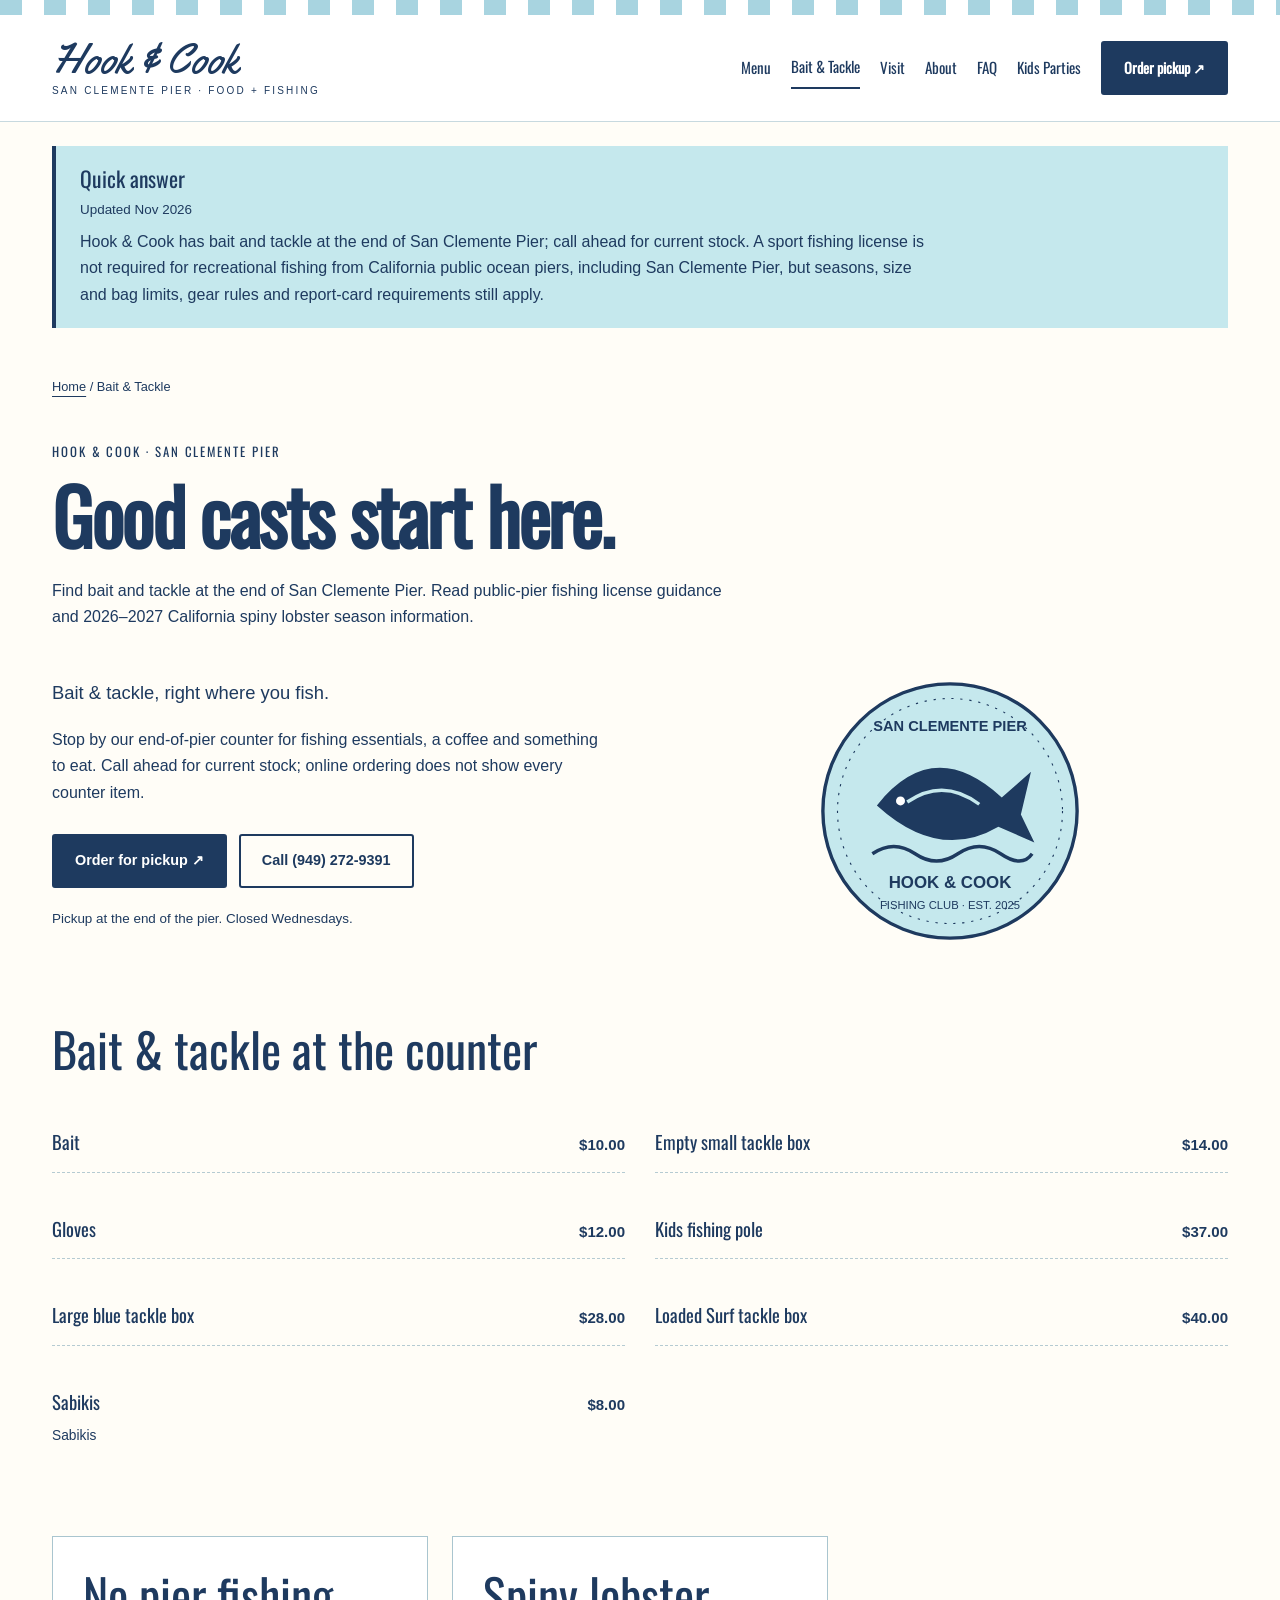
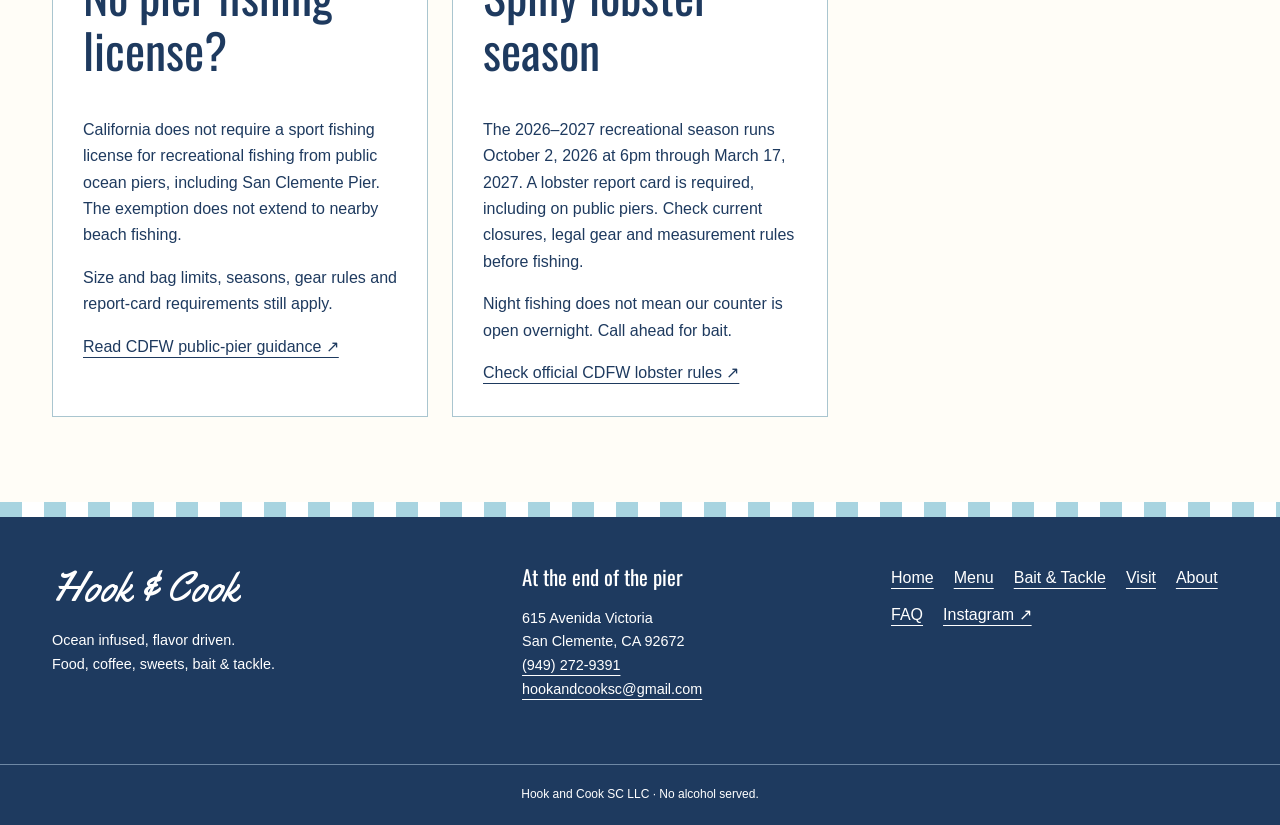
<file: fishing.html>
<!doctype html><html lang="en"><head><meta charset="utf-8"><meta name="viewport" content="width=device-width, initial-scale=1"><title>Bait &amp; Tackle at San Clemente Pier | Hook &amp; Cook</title><meta name="description" content="Find bait and tackle at the end of San Clemente Pier. Read public-pier fishing license guidance and 2026–2027 California spiny lobster season information."><link rel="canonical" href="https://hookandcooksc.com/fishing.html"><meta name="theme-color" content="#1e3a5f"><meta name="robots" content="index,follow"><meta property="og:type" content="website"><meta property="og:locale" content="en_US"><meta property="og:site_name" content="Hook &amp; Cook"><meta property="og:title" content="Bait &amp; Tackle at San Clemente Pier | Hook &amp; Cook"><meta property="og:description" content="Find bait and tackle at the end of San Clemente Pier. Read public-pier fishing license guidance and 2026–2027 California spiny lobster season information."><meta property="og:url" content="https://hookandcooksc.com/fishing.html"><meta property="og:image" content="https://hookandcooksc.com/assets/og-image.jpg"><meta property="og:image:width" content="1200"><meta property="og:image:height" content="630"><meta property="og:image:alt" content="Hook &amp; Cook at the end of San Clemente Pier"><meta name="twitter:card" content="summary_large_image"><meta name="twitter:title" content="Bait &amp; Tackle at San Clemente Pier | Hook &amp; Cook"><meta name="twitter:description" content="Find bait and tackle at the end of San Clemente Pier. Read public-pier fishing license guidance and 2026–2027 California spiny lobster season information."><meta name="twitter:image" content="https://hookandcooksc.com/assets/og-image.jpg"><link rel="icon" href="assets/favicon.ico" sizes="48x48"><link rel="icon" type="image/svg+xml" href="assets/badge.svg"><link rel="apple-touch-icon" href="assets/icon-180.png"><link rel="manifest" href="site.webmanifest"><link rel="preload" href="assets/caps.woff2" as="font" type="font/woff2" crossorigin><link rel="preload" href="assets/script.woff2" as="font" type="font/woff2" crossorigin><style>@font-face{font-family:Yellowtail;src:url(assets/script.woff2) format('woff2');font-display:swap}@font-face{font-family:Oswald;src:url(assets/caps.woff2) format('woff2');font-display:swap}:root{--navy:#1e3a5f;--sky:#a8d4e0;--aqua:#c5e8ed;--mint:#48c9b0;--paper:#fffdf7}*{box-sizing:border-box}html{scroll-behavior:smooth;scroll-padding-top:25px}body{margin:0;background:var(--paper);color:var(--navy);font:16px/1.65 Arial,sans-serif}a{color:inherit;text-underline-offset:5px}a:hover{color:#275b78}a:focus-visible,summary:focus-visible{outline:3px solid #16675d;outline-offset:5px}img{display:block;width:100%;height:auto}picture{display:block}h1,h2,h3,p{margin-top:0}h1,h2,h3,.eyebrow,.number,.ribbon,nav{font-family:Oswald,'Arial Narrow',sans-serif}h1{font-size:clamp(3rem,7vw,6rem);line-height:1.03;font-weight:600;letter-spacing:-.03em;margin-bottom:24px}h2{font-size:clamp(2rem,4vw,3rem);line-height:1.15;font-weight:500}h3{font-size:1.4rem;line-height:1.3;font-weight:500}.script{font-family:Yellowtail,cursive}.tagline{font-size:clamp(1.8rem,3vw,2.6rem);line-height:1.2}.eyebrow,.number{font-size:.8rem;letter-spacing:.15em}.lead{font-size:1.15rem;max-width:600px}.small{font-size:.84rem}.draft{background:var(--navy);color:white;text-align:center;font-size:.72rem;letter-spacing:.08em;padding:7px 20px}.stripe{height:15px;background:repeating-linear-gradient(90deg,var(--sky) 0 22px,#fff 22px 44px)}header{background:#fff;border-bottom:1px solid #c7d9df}.header-inner{max-width:1240px;margin:auto;display:flex;align-items:center;justify-content:space-between;padding:22px 32px;gap:24px}.brand{text-decoration:none;white-space:nowrap}.wordmark{font-family:Yellowtail,cursive;font-size:2.6rem;line-height:1.1;display:block}.brand small{display:block;letter-spacing:.22em;font:10px/1.6 Arial,sans-serif;text-align:center}nav{display:flex;gap:20px;align-items:center;font-size:.94rem}nav a{text-decoration:none;white-space:nowrap;padding:8px 0}nav a[aria-current]{border-bottom:2px solid var(--navy)}.button{display:inline-block;padding:13px 21px;background:var(--navy);color:white;text-decoration:none;border:2px solid var(--navy);border-radius:3px;font-size:.9rem;font-weight:bold}.button:hover{background:#284c75;color:white}.button.outline{background:transparent;color:var(--navy)}.button.outline:hover{background:var(--aqua)}.actions{display:flex;flex-wrap:wrap;gap:12px;margin:28px 0 20px}.skip{position:absolute;left:10px;top:-100px;background:#fff;padding:12px;z-index:20}.skip:focus{top:10px}.wrap{max-width:1240px;margin:auto;padding:0 32px}.hero{display:grid;grid-template-columns:1fr 1fr;align-items:center;gap:68px;padding:70px 0}.hero-photo{position:relative;transform:rotate(1deg);padding:12px 12px 0;background:#fff;box-shadow:0 8px 30px #1e3a5f16;border:1px solid #d1e0e5}.hero-photo img{aspect-ratio:1.05;object-fit:cover}.photo-note{display:block;padding:15px 0;font-size:10px;letter-spacing:.14em;text-align:center}.ribbon{border-top:1px solid #9db9c4;border-bottom:1px solid #9db9c4;display:flex;justify-content:space-around;padding:20px 0;letter-spacing:.14em;font-size:.9rem;gap:12px}.section{margin:75px 0}.cards{display:grid;grid-template-columns:repeat(3,1fr);gap:24px}.card{display:block;text-decoration:none;border:1px solid #a9c5cf;background:white;padding:30px}.card h3{margin-top:25px}.card>span:last-child{font-weight:bold;font-size:.85rem}.split{display:grid;grid-template-columns:1fr 1fr;gap:65px;align-items:center}.split img{border-radius:3px}.aqua{background:var(--aqua);padding:44px;border-radius:4px}.hours{margin:0}.hours div{display:flex;justify-content:space-between;border-bottom:1px solid #729ba8;padding:7px 0;gap:24px}.hours dd{margin:0}.quick-answer{margin:24px 0;padding:20px 24px;background:var(--aqua);border-left:4px solid var(--navy)}.quick-answer h2{font-size:1.35rem;margin:0 0 8px}.quick-answer p{max-width:850px;margin:8px 0 0}.breadcrumb{font-size:.8rem;padding:24px 0}.page-heading{max-width:850px;margin:20px 0 45px}.page-heading h1{font-size:clamp(2.8rem,6vw,4.8rem)}.page-heading p{max-width:700px}.menu-grid{display:grid;grid-template-columns:1fr 1fr;gap:30px;align-items:start}.menu-section{border:1px solid #afc9d1;padding:30px;background:white;scroll-margin-top:20px}.menu-section h2{padding-bottom:20px;border-bottom:2px solid var(--navy);font-size:2rem}.menu-item{border-bottom:1px dashed #b5cbd2;padding:14px 0}.menu-item:last-child{border:0}.item-line{display:flex;justify-content:space-between;gap:18px;align-items:baseline}.item-line h3{font-size:1.16rem;margin:0}.price{white-space:nowrap;font-weight:bold;font-size:.94rem}.menu-item p{font-size:.86rem;margin:8px 0 0;line-height:1.5}.variant{font-style:italic}.section-nav{display:flex;gap:10px;flex-wrap:wrap;margin-bottom:24px}.section-nav a{padding:9px 13px;border:1px solid #8cabb9;font-size:.83rem;text-decoration:none;background:white}.section-nav a:hover{background:var(--aqua)}.badge{max-width:270px;justify-self:center}.faq-list{max-width:900px}details{border-bottom:1px solid #8fafbb;padding:20px 0}summary{font-family:Oswald,sans-serif;font-size:1.35rem;cursor:pointer;padding:5px 0}details p{margin:15px 0 0;max-width:800px}footer{margin-top:85px;background:var(--navy);color:white}footer a:hover{color:var(--aqua)}.footer-inner{max-width:1240px;margin:auto;padding:48px 32px;display:grid;grid-template-columns:1.3fr 1fr 1fr;gap:32px}.footer-inner .wordmark{margin-bottom:18px}.footer-inner p{font-size:.9rem}.footer-links{display:flex;flex-wrap:wrap;gap:10px 20px;align-content:start}.fineprint{border-top:1px solid #6e88a5;padding:20px 32px;text-align:center;font-size:.75rem}@media(max-width:900px){.header-inner{flex-direction:column;gap:16px}nav{flex-wrap:wrap;justify-content:center;gap:6px 18px}.hero{gap:30px;padding:40px 0}.cards{grid-template-columns:1fr}.split{gap:30px}.footer-inner{grid-template-columns:1fr 1fr}.hero-photo{transform:none}}@media(max-width:600px){.wrap{padding:0 22px}.header-inner{padding:20px 16px}.wordmark{font-size:2.35rem}nav{font-size:.94rem}nav .button{padding:8px 12px}.hero,.split,.menu-grid{grid-template-columns:1fr}.hero{padding:35px 0;gap:25px}.hero-photo{max-width:100%}.hero-photo img{aspect-ratio:1.25}.hero h1{font-size:3.65rem}.actions{gap:10px}.actions .button{padding:12px 15px}.ribbon{font-size:.66rem;letter-spacing:.06em;padding:16px 0}.section{margin:48px 0}.aqua{padding:27px}.menu-section{padding:23px}.item-line{gap:12px}.page-heading{margin-bottom:30px}.footer-inner{grid-template-columns:1fr;padding:35px 22px}.section-nav a{padding:10px 12px}.draft{font-size:.67rem}.badge{max-width:210px}.hero .lead{font-size:1.05rem}}@media(prefers-reduced-motion:reduce){html{scroll-behavior:auto}} .menu-section#merchandise{grid-column:1/-1}.menu-section#merchandise .menu-item{break-inside:avoid}.menu-section#merchandise{columns:2;column-gap:40px}.menu-section#merchandise>h2,.menu-section#merchandise>.eyebrow{column-span:all}@media(max-width:600px){.menu-section#merchandise{columns:1}}</style><script type="application/ld+json">{"@context": "https://schema.org", "@graph": [{"@type": "Restaurant", "@id": "https://hookandcooksc.com/#restaurant", "name": "Hook & Cook", "legalName": "Hook and Cook SC LLC", "url": "https://hookandcooksc.com/", "image": "https://hookandcooksc.com/assets/og-image.jpg", "address": {"@type": "PostalAddress", "streetAddress": "615 Avenida Victoria", "addressLocality": "San Clemente", "addressRegion": "CA", "postalCode": "92672", "addressCountry": "US"}, "geo": {"@type": "GeoCoordinates", "latitude": 33.4179, "longitude": -117.6233}, "telephone": "+19492729391", "servesCuisine": ["Seafood", "Baja-style", "Breakfast"], "priceRange": "$–$$", "openingHoursSpecification": [{"@type": "OpeningHoursSpecification", "dayOfWeek": "https://schema.org/Monday", "opens": "09:00", "closes": "16:00", "description": "Regular hours."}, {"@type": "OpeningHoursSpecification", "dayOfWeek": "https://schema.org/Tuesday", "opens": "09:00", "closes": "16:00", "description": "Regular hours."}, {"@type": "OpeningHoursSpecification", "dayOfWeek": "https://schema.org/Thursday", "opens": "09:00", "closes": "16:00", "description": "Regular hours."}, {"@type": "OpeningHoursSpecification", "dayOfWeek": "https://schema.org/Friday", "opens": "09:00", "description": "Closes at sunset; time varies by season. Call before a late visit."}, {"@type": "OpeningHoursSpecification", "dayOfWeek": "https://schema.org/Saturday", "opens": "08:00", "description": "Closes at sunset; time varies by season. Call before a late visit."}, {"@type": "OpeningHoursSpecification", "dayOfWeek": "https://schema.org/Sunday", "opens": "08:00", "description": "Closes at sunset; time varies by season. Call before a late visit."}], "hasMenu": "https://hookandcooksc.com/menu.html#menu", "acceptsReservations": false, "potentialAction": {"@type": "OrderAction", "target": "https://cash.app/$hookcookus"}, "sameAs": ["https://www.instagram.com/hookandcookscpier/"]}, {"@type": "SportingGoodsStore", "@id": "https://hookandcooksc.com/#bait-store", "name": "Hook & Cook Bait & Tackle", "url": "https://hookandcooksc.com/fishing.html", "address": {"@type": "PostalAddress", "streetAddress": "615 Avenida Victoria", "addressLocality": "San Clemente", "addressRegion": "CA", "postalCode": "92672", "addressCountry": "US"}, "telephone": "+19492729391", "image": "https://hookandcooksc.com/assets/pier-shack.jpg", "parentOrganization": {"@id": "https://hookandcooksc.com/#restaurant"}}, {"@type": "BreadcrumbList", "itemListElement": [{"@type": "ListItem", "position": 1, "name": "Home", "item": "https://hookandcooksc.com/"}, {"@type": "ListItem", "position": 2, "name": "Bait & Tackle", "item": "https://hookandcooksc.com/fishing.html"}]}]}</script></head><body><a class="skip" href="#main">Skip to content</a><div class="stripe"></div><header><div class="header-inner"><a class="brand" href="index.html" aria-label="Hook &amp; Cook home"><span class="wordmark">Hook &amp; Cook</span><small>SAN CLEMENTE PIER · FOOD + FISHING</small></a><nav aria-label="Main navigation"><a href="menu.html" >Menu</a><a href="fishing.html" aria-current="page">Bait & Tackle</a><a href="visit.html" >Visit</a><a href="about.html" >About</a><a href="faq.html" >FAQ</a><a href="parties.html" >Kids Parties</a><a class="button" href="https://cash.app/$hookcookus" target="_blank" rel="noopener">Order pickup ↗</a></nav></div></header><main id="main" class="wrap"><aside class="quick-answer" aria-labelledby="quick-answer-title"><h2 id="quick-answer-title">Quick answer</h2><p class="small">Updated Nov 2026</p><p>Hook &amp; Cook has bait and tackle at the end of San Clemente Pier; call ahead for current stock. A sport fishing license is not required for recreational fishing from California public ocean piers, including San Clemente Pier, but seasons, size and bag limits, gear rules and report-card requirements still apply.</p></aside><div class="breadcrumb"><a href="index.html">Home</a> / Bait &amp; Tackle</div><div class="page-heading"><p class="eyebrow">HOOK & COOK · SAN CLEMENTE PIER</p><h1>Good casts start here.</h1><p>Find bait and tackle at the end of San Clemente Pier. Read public-pier fishing license guidance and 2026–2027 California spiny lobster season information.</p></div><div class="split"><div><p class="lead">Bait & tackle, right where you fish.</p><p>Stop by our end-of-pier counter for fishing essentials, a coffee and something to eat. Call ahead for current stock; online ordering does not show every counter item.</p><div class="actions"><a class="button" href="https://cash.app/$hookcookus" target="_blank" rel="noopener">Order for pickup ↗</a><a class="button outline" href="tel:+19492729391">Call (949) 272-9391</a></div><p class="small">Pickup at the end of the pier. Closed Wednesdays.</p></div><img class="badge" src="assets/badge.svg" alt="Hook & Cook San Clemente Pier fishing club badge with a leaping fish" width="240" height="240"></div><section class="section"><h2>Bait & tackle at the counter</h2><div class="menu-grid"><article class="menu-item" data-menu-id="BHC2TSPWGSGDMPUYJRKDUUD5"><div class="item-line"><h3>Bait</h3><span class="price">$10.00</span></div></article><article class="menu-item" data-menu-id="2YBBEVBBVBG7WUTL4DAPDNCH"><div class="item-line"><h3>Empty small tackle box</h3><span class="price">$14.00</span></div></article><article class="menu-item" data-menu-id="K6BJUM3MWHFQJPCUDYO5C7EA"><div class="item-line"><h3>Gloves</h3><span class="price">$12.00</span></div></article><article class="menu-item" data-menu-id="NL2GKLELDBSFX2M745DSOA5L"><div class="item-line"><h3>Kids fishing pole</h3><span class="price">$37.00</span></div></article><article class="menu-item" data-menu-id="UUAIAHL6TO5ZLTZZJDBKQAFQ"><div class="item-line"><h3>Large blue tackle box</h3><span class="price">$28.00</span></div></article><article class="menu-item" data-menu-id="BSG7ZDB4A7B5J2ZANNGER6MQ"><div class="item-line"><h3>Loaded Surf tackle box</h3><span class="price">$40.00</span></div></article><article class="menu-item" data-menu-id="FTNMJERGS4L73B3XN4M3S2MR"><div class="item-line"><h3>Sabikis</h3><span class="price">$8.00</span></div><p>Sabikis</p></article></div></section><section class="cards"><article class="card"><h2>No pier fishing license?</h2><p>California does not require a sport fishing license for recreational fishing from public ocean piers, including San Clemente Pier. The exemption does not extend to nearby beach fishing.</p><p>Size and bag limits, seasons, gear rules and report-card requirements still apply.</p><a href="https://wildlife.ca.gov/Fishing/Ocean/Beach-Fishing">Read CDFW public-pier guidance ↗</a></article><article class="card"><h2>Spiny lobster season</h2><p>The 2026–2027 recreational season runs October 2, 2026 at 6pm through March 17, 2027. A lobster report card is required, including on public piers. Check current closures, legal gear and measurement rules before fishing.</p><p>Night fishing does not mean our counter is open overnight. Call ahead for bait.</p><a href="https://wildlife.ca.gov/Conservation/Marine/Invertebrates/Lobster">Check official CDFW lobster rules ↗</a></article></section></main><footer><div class="stripe"></div><div class="footer-inner"><div><span class="wordmark">Hook &amp; Cook</span><p>Ocean infused, flavor driven.<br>Food, coffee, sweets, bait & tackle.</p></div><div><h2 style="font-size:1.3rem">At the end of the pier</h2><p>615 Avenida Victoria<br>San Clemente, CA 92672<br><a href="tel:+19492729391">(949) 272-9391</a><br><a href="mailto:hookandcooksc@gmail.com">hookandcooksc@gmail.com</a></p></div><div class="footer-links"><a href="index.html">Home</a><a href="menu.html">Menu</a><a href="fishing.html">Bait & Tackle</a><a href="visit.html">Visit</a><a href="about.html">About</a><a href="faq.html">FAQ</a><a href="https://www.instagram.com/hookandcookscpier/">Instagram ↗</a></div></div><div class="fineprint">Hook and Cook SC LLC · No alcohol served.</div></footer></body></html>
</file>
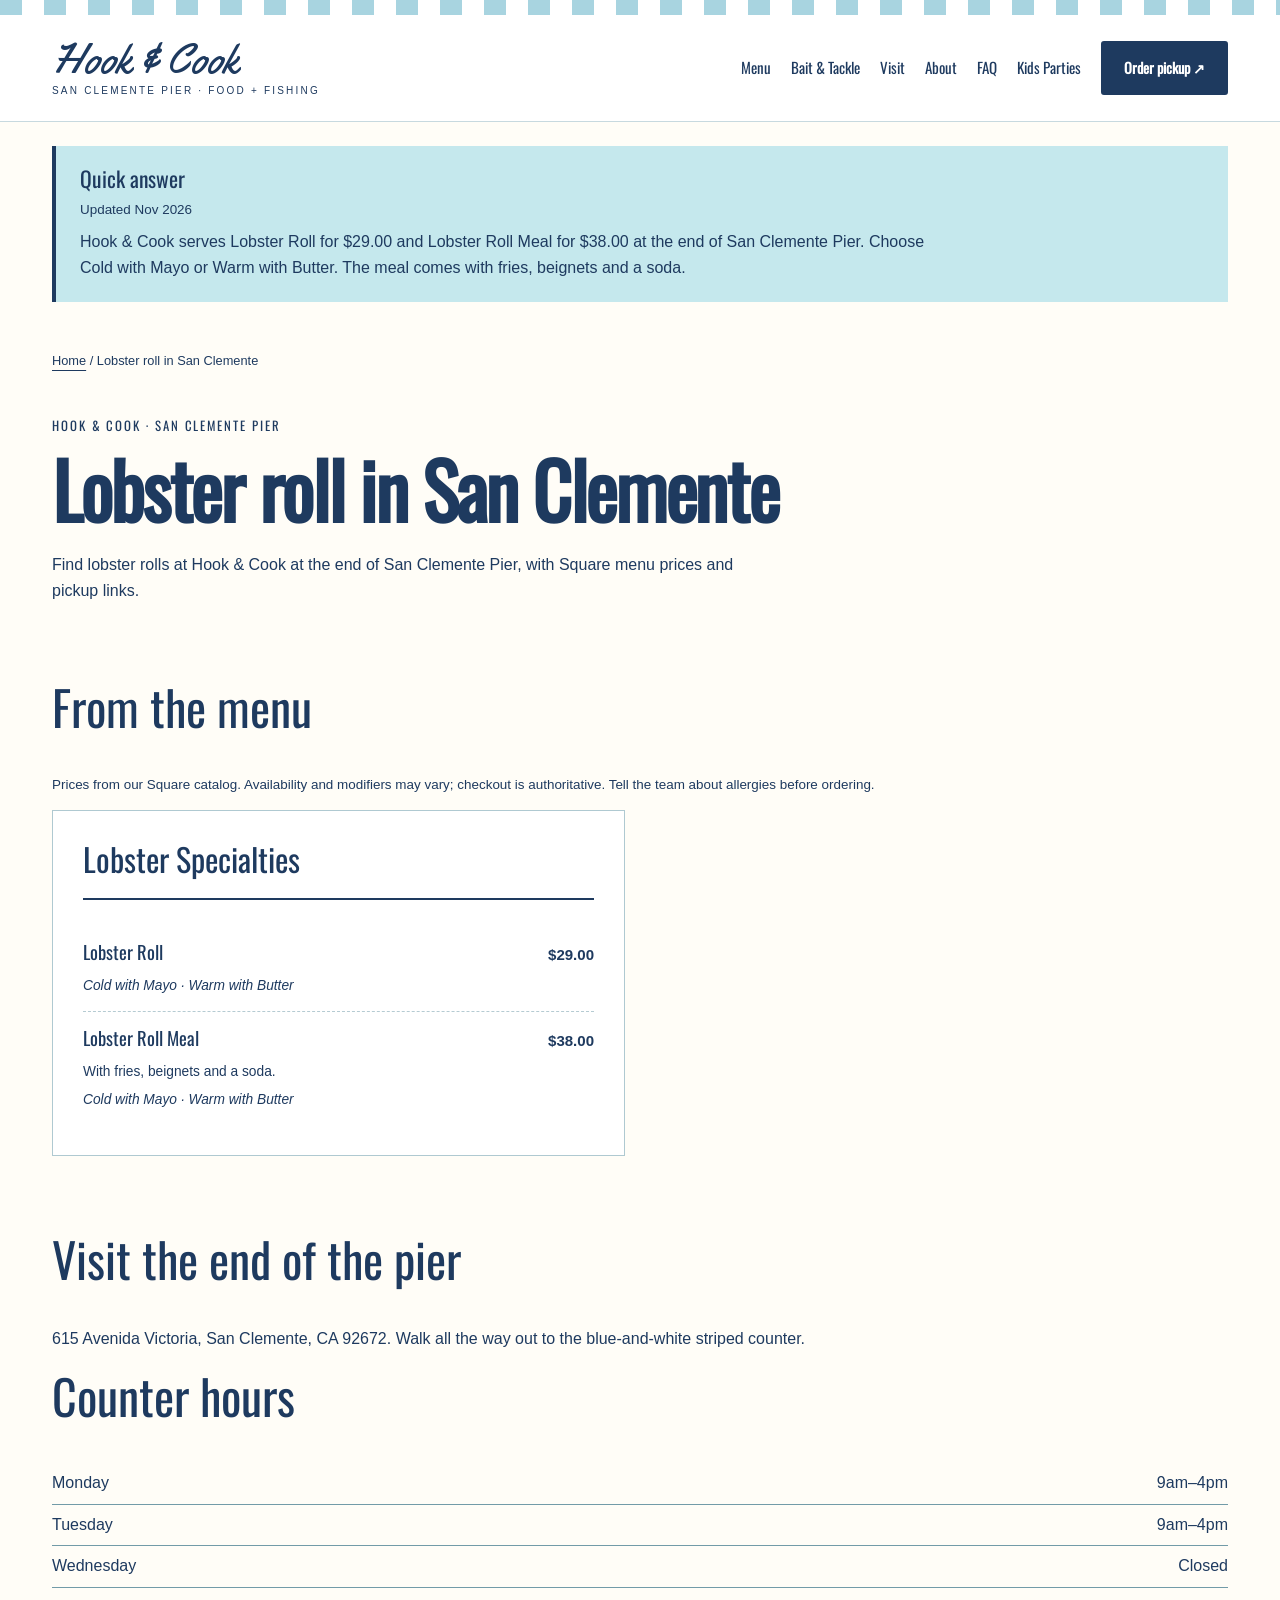
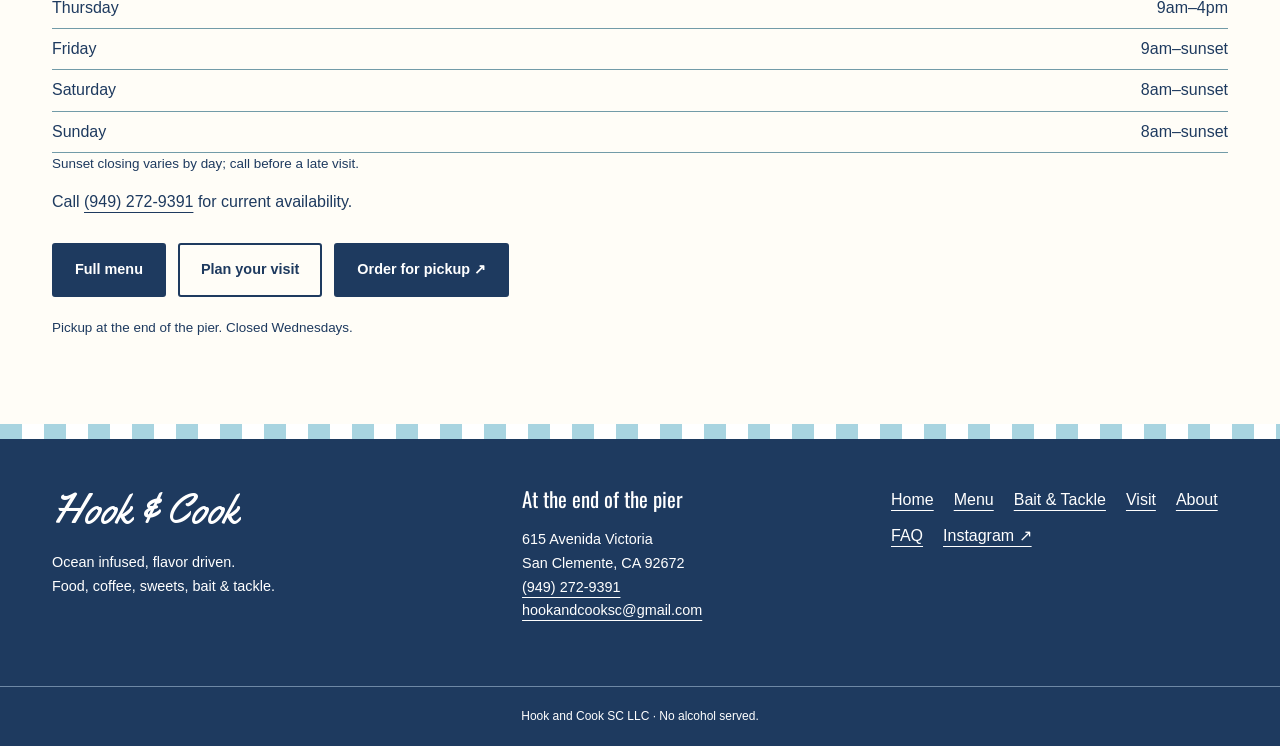
<file: lobster-roll-san-clemente.html>
<!doctype html><html lang="en"><head><meta charset="utf-8"><meta name="viewport" content="width=device-width, initial-scale=1"><title>Lobster roll in San Clemente | Hook &amp; Cook</title><meta name="description" content="Find lobster rolls at Hook &amp; Cook at the end of San Clemente Pier, with Square menu prices and pickup links."><link rel="canonical" href="https://hookandcooksc.com/lobster-roll-san-clemente.html"><meta name="theme-color" content="#1e3a5f"><meta name="robots" content="index,follow"><meta property="og:type" content="website"><meta property="og:locale" content="en_US"><meta property="og:site_name" content="Hook &amp; Cook"><meta property="og:title" content="Lobster roll in San Clemente | Hook &amp; Cook"><meta property="og:description" content="Find lobster rolls at Hook &amp; Cook at the end of San Clemente Pier, with Square menu prices and pickup links."><meta property="og:url" content="https://hookandcooksc.com/lobster-roll-san-clemente.html"><meta property="og:image" content="https://hookandcooksc.com/assets/og-image.jpg"><meta property="og:image:width" content="1200"><meta property="og:image:height" content="630"><meta property="og:image:alt" content="Hook &amp; Cook at the end of San Clemente Pier"><meta name="twitter:card" content="summary_large_image"><meta name="twitter:title" content="Lobster roll in San Clemente | Hook &amp; Cook"><meta name="twitter:description" content="Find lobster rolls at Hook &amp; Cook at the end of San Clemente Pier, with Square menu prices and pickup links."><meta name="twitter:image" content="https://hookandcooksc.com/assets/og-image.jpg"><link rel="icon" href="assets/favicon.ico" sizes="48x48"><link rel="icon" type="image/svg+xml" href="assets/badge.svg"><link rel="apple-touch-icon" href="assets/icon-180.png"><link rel="manifest" href="site.webmanifest"><link rel="preload" href="assets/caps.woff2" as="font" type="font/woff2" crossorigin><link rel="preload" href="assets/script.woff2" as="font" type="font/woff2" crossorigin><style>@font-face{font-family:Yellowtail;src:url(assets/script.woff2) format('woff2');font-display:swap}@font-face{font-family:Oswald;src:url(assets/caps.woff2) format('woff2');font-display:swap}:root{--navy:#1e3a5f;--sky:#a8d4e0;--aqua:#c5e8ed;--mint:#48c9b0;--paper:#fffdf7}*{box-sizing:border-box}html{scroll-behavior:smooth;scroll-padding-top:25px}body{margin:0;background:var(--paper);color:var(--navy);font:16px/1.65 Arial,sans-serif}a{color:inherit;text-underline-offset:5px}a:hover{color:#275b78}a:focus-visible,summary:focus-visible{outline:3px solid #16675d;outline-offset:5px}img{display:block;width:100%;height:auto}picture{display:block}h1,h2,h3,p{margin-top:0}h1,h2,h3,.eyebrow,.number,.ribbon,nav{font-family:Oswald,'Arial Narrow',sans-serif}h1{font-size:clamp(3rem,7vw,6rem);line-height:1.03;font-weight:600;letter-spacing:-.03em;margin-bottom:24px}h2{font-size:clamp(2rem,4vw,3rem);line-height:1.15;font-weight:500}h3{font-size:1.4rem;line-height:1.3;font-weight:500}.script{font-family:Yellowtail,cursive}.tagline{font-size:clamp(1.8rem,3vw,2.6rem);line-height:1.2}.eyebrow,.number{font-size:.8rem;letter-spacing:.15em}.lead{font-size:1.15rem;max-width:600px}.small{font-size:.84rem}.draft{background:var(--navy);color:white;text-align:center;font-size:.72rem;letter-spacing:.08em;padding:7px 20px}.stripe{height:15px;background:repeating-linear-gradient(90deg,var(--sky) 0 22px,#fff 22px 44px)}header{background:#fff;border-bottom:1px solid #c7d9df}.header-inner{max-width:1240px;margin:auto;display:flex;align-items:center;justify-content:space-between;padding:22px 32px;gap:24px}.brand{text-decoration:none;white-space:nowrap}.wordmark{font-family:Yellowtail,cursive;font-size:2.6rem;line-height:1.1;display:block}.brand small{display:block;letter-spacing:.22em;font:10px/1.6 Arial,sans-serif;text-align:center}nav{display:flex;gap:20px;align-items:center;font-size:.94rem}nav a{text-decoration:none;white-space:nowrap;padding:8px 0}nav a[aria-current]{border-bottom:2px solid var(--navy)}.button{display:inline-block;padding:13px 21px;background:var(--navy);color:white;text-decoration:none;border:2px solid var(--navy);border-radius:3px;font-size:.9rem;font-weight:bold}.button:hover{background:#284c75;color:white}.button.outline{background:transparent;color:var(--navy)}.button.outline:hover{background:var(--aqua)}.actions{display:flex;flex-wrap:wrap;gap:12px;margin:28px 0 20px}.skip{position:absolute;left:10px;top:-100px;background:#fff;padding:12px;z-index:20}.skip:focus{top:10px}.wrap{max-width:1240px;margin:auto;padding:0 32px}.hero{display:grid;grid-template-columns:1fr 1fr;align-items:center;gap:68px;padding:70px 0}.hero-photo{position:relative;transform:rotate(1deg);padding:12px 12px 0;background:#fff;box-shadow:0 8px 30px #1e3a5f16;border:1px solid #d1e0e5}.hero-photo img{aspect-ratio:1.05;object-fit:cover}.photo-note{display:block;padding:15px 0;font-size:10px;letter-spacing:.14em;text-align:center}.ribbon{border-top:1px solid #9db9c4;border-bottom:1px solid #9db9c4;display:flex;justify-content:space-around;padding:20px 0;letter-spacing:.14em;font-size:.9rem;gap:12px}.section{margin:75px 0}.cards{display:grid;grid-template-columns:repeat(3,1fr);gap:24px}.card{display:block;text-decoration:none;border:1px solid #a9c5cf;background:white;padding:30px}.card h3{margin-top:25px}.card>span:last-child{font-weight:bold;font-size:.85rem}.split{display:grid;grid-template-columns:1fr 1fr;gap:65px;align-items:center}.split img{border-radius:3px}.aqua{background:var(--aqua);padding:44px;border-radius:4px}.hours{margin:0}.hours div{display:flex;justify-content:space-between;border-bottom:1px solid #729ba8;padding:7px 0;gap:24px}.hours dd{margin:0}.quick-answer{margin:24px 0;padding:20px 24px;background:var(--aqua);border-left:4px solid var(--navy)}.quick-answer h2{font-size:1.35rem;margin:0 0 8px}.quick-answer p{max-width:850px;margin:8px 0 0}.breadcrumb{font-size:.8rem;padding:24px 0}.page-heading{max-width:850px;margin:20px 0 45px}.page-heading h1{font-size:clamp(2.8rem,6vw,4.8rem)}.page-heading p{max-width:700px}.menu-grid{display:grid;grid-template-columns:1fr 1fr;gap:30px;align-items:start}.menu-section{border:1px solid #afc9d1;padding:30px;background:white;scroll-margin-top:20px}.menu-section h2{padding-bottom:20px;border-bottom:2px solid var(--navy);font-size:2rem}.menu-item{border-bottom:1px dashed #b5cbd2;padding:14px 0}.menu-item:last-child{border:0}.item-line{display:flex;justify-content:space-between;gap:18px;align-items:baseline}.item-line h3{font-size:1.16rem;margin:0}.price{white-space:nowrap;font-weight:bold;font-size:.94rem}.menu-item p{font-size:.86rem;margin:8px 0 0;line-height:1.5}.variant{font-style:italic}.section-nav{display:flex;gap:10px;flex-wrap:wrap;margin-bottom:24px}.section-nav a{padding:9px 13px;border:1px solid #8cabb9;font-size:.83rem;text-decoration:none;background:white}.section-nav a:hover{background:var(--aqua)}.badge{max-width:270px;justify-self:center}.faq-list{max-width:900px}details{border-bottom:1px solid #8fafbb;padding:20px 0}summary{font-family:Oswald,sans-serif;font-size:1.35rem;cursor:pointer;padding:5px 0}details p{margin:15px 0 0;max-width:800px}footer{margin-top:85px;background:var(--navy);color:white}footer a:hover{color:var(--aqua)}.footer-inner{max-width:1240px;margin:auto;padding:48px 32px;display:grid;grid-template-columns:1.3fr 1fr 1fr;gap:32px}.footer-inner .wordmark{margin-bottom:18px}.footer-inner p{font-size:.9rem}.footer-links{display:flex;flex-wrap:wrap;gap:10px 20px;align-content:start}.fineprint{border-top:1px solid #6e88a5;padding:20px 32px;text-align:center;font-size:.75rem}@media(max-width:900px){.header-inner{flex-direction:column;gap:16px}nav{flex-wrap:wrap;justify-content:center;gap:6px 18px}.hero{gap:30px;padding:40px 0}.cards{grid-template-columns:1fr}.split{gap:30px}.footer-inner{grid-template-columns:1fr 1fr}.hero-photo{transform:none}}@media(max-width:600px){.wrap{padding:0 22px}.header-inner{padding:20px 16px}.wordmark{font-size:2.35rem}nav{font-size:.94rem}nav .button{padding:8px 12px}.hero,.split,.menu-grid{grid-template-columns:1fr}.hero{padding:35px 0;gap:25px}.hero-photo{max-width:100%}.hero-photo img{aspect-ratio:1.25}.hero h1{font-size:3.65rem}.actions{gap:10px}.actions .button{padding:12px 15px}.ribbon{font-size:.66rem;letter-spacing:.06em;padding:16px 0}.section{margin:48px 0}.aqua{padding:27px}.menu-section{padding:23px}.item-line{gap:12px}.page-heading{margin-bottom:30px}.footer-inner{grid-template-columns:1fr;padding:35px 22px}.section-nav a{padding:10px 12px}.draft{font-size:.67rem}.badge{max-width:210px}.hero .lead{font-size:1.05rem}}@media(prefers-reduced-motion:reduce){html{scroll-behavior:auto}} .menu-section#merchandise{grid-column:1/-1}.menu-section#merchandise .menu-item{break-inside:avoid}.menu-section#merchandise{columns:2;column-gap:40px}.menu-section#merchandise>h2,.menu-section#merchandise>.eyebrow{column-span:all}@media(max-width:600px){.menu-section#merchandise{columns:1}}</style><script type="application/ld+json">{"@context": "https://schema.org", "@graph": [{"@type": "Restaurant", "@id": "https://hookandcooksc.com/#restaurant", "name": "Hook & Cook", "legalName": "Hook and Cook SC LLC", "url": "https://hookandcooksc.com/", "image": "https://hookandcooksc.com/assets/og-image.jpg", "address": {"@type": "PostalAddress", "streetAddress": "615 Avenida Victoria", "addressLocality": "San Clemente", "addressRegion": "CA", "postalCode": "92672", "addressCountry": "US"}, "geo": {"@type": "GeoCoordinates", "latitude": 33.4179, "longitude": -117.6233}, "telephone": "+19492729391", "servesCuisine": ["Seafood", "Baja-style", "Breakfast"], "priceRange": "$–$$", "openingHoursSpecification": [{"@type": "OpeningHoursSpecification", "dayOfWeek": "https://schema.org/Monday", "opens": "09:00", "closes": "16:00", "description": "Regular hours."}, {"@type": "OpeningHoursSpecification", "dayOfWeek": "https://schema.org/Tuesday", "opens": "09:00", "closes": "16:00", "description": "Regular hours."}, {"@type": "OpeningHoursSpecification", "dayOfWeek": "https://schema.org/Thursday", "opens": "09:00", "closes": "16:00", "description": "Regular hours."}, {"@type": "OpeningHoursSpecification", "dayOfWeek": "https://schema.org/Friday", "opens": "09:00", "description": "Closes at sunset; time varies by season. Call before a late visit."}, {"@type": "OpeningHoursSpecification", "dayOfWeek": "https://schema.org/Saturday", "opens": "08:00", "description": "Closes at sunset; time varies by season. Call before a late visit."}, {"@type": "OpeningHoursSpecification", "dayOfWeek": "https://schema.org/Sunday", "opens": "08:00", "description": "Closes at sunset; time varies by season. Call before a late visit."}], "hasMenu": "https://hookandcooksc.com/menu.html#menu", "acceptsReservations": false, "potentialAction": {"@type": "OrderAction", "target": "https://cash.app/$hookcookus"}, "sameAs": ["https://www.instagram.com/hookandcookscpier/"]}, {"@type": "SportingGoodsStore", "@id": "https://hookandcooksc.com/#bait-store", "name": "Hook & Cook Bait & Tackle", "url": "https://hookandcooksc.com/fishing.html", "address": {"@type": "PostalAddress", "streetAddress": "615 Avenida Victoria", "addressLocality": "San Clemente", "addressRegion": "CA", "postalCode": "92672", "addressCountry": "US"}, "telephone": "+19492729391", "image": "https://hookandcooksc.com/assets/pier-shack.jpg", "parentOrganization": {"@id": "https://hookandcooksc.com/#restaurant"}}, {"@type": "BreadcrumbList", "itemListElement": [{"@type": "ListItem", "position": 1, "name": "Home", "item": "https://hookandcooksc.com/"}, {"@type": "ListItem", "position": 2, "name": "Lobster roll in San Clemente", "item": "https://hookandcooksc.com/lobster-roll-san-clemente.html"}]}]}</script></head><body><a class="skip" href="#main">Skip to content</a><div class="stripe"></div><header><div class="header-inner"><a class="brand" href="index.html" aria-label="Hook &amp; Cook home"><span class="wordmark">Hook &amp; Cook</span><small>SAN CLEMENTE PIER · FOOD + FISHING</small></a><nav aria-label="Main navigation"><a href="menu.html" >Menu</a><a href="fishing.html" >Bait & Tackle</a><a href="visit.html" >Visit</a><a href="about.html" >About</a><a href="faq.html" >FAQ</a><a href="parties.html" >Kids Parties</a><a class="button" href="https://cash.app/$hookcookus" target="_blank" rel="noopener">Order pickup ↗</a></nav></div></header><main id="main" class="wrap"><aside class="quick-answer" aria-labelledby="quick-answer-title"><h2 id="quick-answer-title">Quick answer</h2><p class="small">Updated Nov 2026</p><p>Hook &amp; Cook serves Lobster Roll for $29.00 and Lobster Roll Meal for $38.00 at the end of San Clemente Pier. Choose Cold with Mayo or Warm with Butter. The meal comes with fries, beignets and a soda.</p></aside><div class="breadcrumb"><a href="index.html">Home</a> / Lobster roll in San Clemente</div><div class="page-heading"><p class="eyebrow">HOOK & COOK · SAN CLEMENTE PIER</p><h1>Lobster roll in San Clemente</h1><p>Find lobster rolls at Hook &amp; Cook at the end of San Clemente Pier, with Square menu prices and pickup links.</p></div><section class="section"><h2>From the menu</h2><p class="small">Prices from our Square catalog. Availability and modifiers may vary; checkout is authoritative. Tell the team about allergies before ordering.</p><div class="menu-grid"><section class="menu-section"><h2>Lobster Specialties</h2><article class="menu-item" data-menu-id="VCFL3ACV5MVALUCBQ5XKMMJN"><div class="item-line"><h3>Lobster Roll</h3><span class="price">$29.00</span></div><p class="variant">Cold with Mayo · Warm with Butter</p></article><article class="menu-item" data-menu-id="7HBM2WEAQJIXBX62QWQISRGU"><div class="item-line"><h3>Lobster Roll Meal</h3><span class="price">$38.00</span></div><p>With fries, beignets and a soda.</p><p class="variant">Cold with Mayo · Warm with Butter</p></article></section></div></section><section class="section"><h2>Visit the end of the pier</h2><p>615 Avenida Victoria, San Clemente, CA 92672. Walk all the way out to the blue-and-white striped counter.</p><h2>Counter hours</h2><dl class="hours"><div><dt>Monday</dt><dd>9am–4pm</dd></div><div><dt>Tuesday</dt><dd>9am–4pm</dd></div><div><dt>Wednesday</dt><dd>Closed</dd></div><div><dt>Thursday</dt><dd>9am–4pm</dd></div><div><dt>Friday</dt><dd>9am–sunset</dd></div><div><dt>Saturday</dt><dd>8am–sunset</dd></div><div><dt>Sunday</dt><dd>8am–sunset</dd></div></dl><p class="small">Sunset closing varies by day; call before a late visit.</p><p>Call <a href="tel:+19492729391">(949) 272-9391</a> for current availability.</p><div class="actions"><a class="button" href="menu.html">Full menu</a><a class="button outline" href="visit.html">Plan your visit</a><a class="button" href="https://cash.app/$hookcookus" target="_blank" rel="noopener">Order for pickup ↗</a></div><p class="small">Pickup at the end of the pier. Closed Wednesdays.</p></section></main><footer><div class="stripe"></div><div class="footer-inner"><div><span class="wordmark">Hook &amp; Cook</span><p>Ocean infused, flavor driven.<br>Food, coffee, sweets, bait & tackle.</p></div><div><h2 style="font-size:1.3rem">At the end of the pier</h2><p>615 Avenida Victoria<br>San Clemente, CA 92672<br><a href="tel:+19492729391">(949) 272-9391</a><br><a href="mailto:hookandcooksc@gmail.com">hookandcooksc@gmail.com</a></p></div><div class="footer-links"><a href="index.html">Home</a><a href="menu.html">Menu</a><a href="fishing.html">Bait & Tackle</a><a href="visit.html">Visit</a><a href="about.html">About</a><a href="faq.html">FAQ</a><a href="https://www.instagram.com/hookandcookscpier/">Instagram ↗</a></div></div><div class="fineprint">Hook and Cook SC LLC · No alcohol served.</div></footer></body></html>
</file>
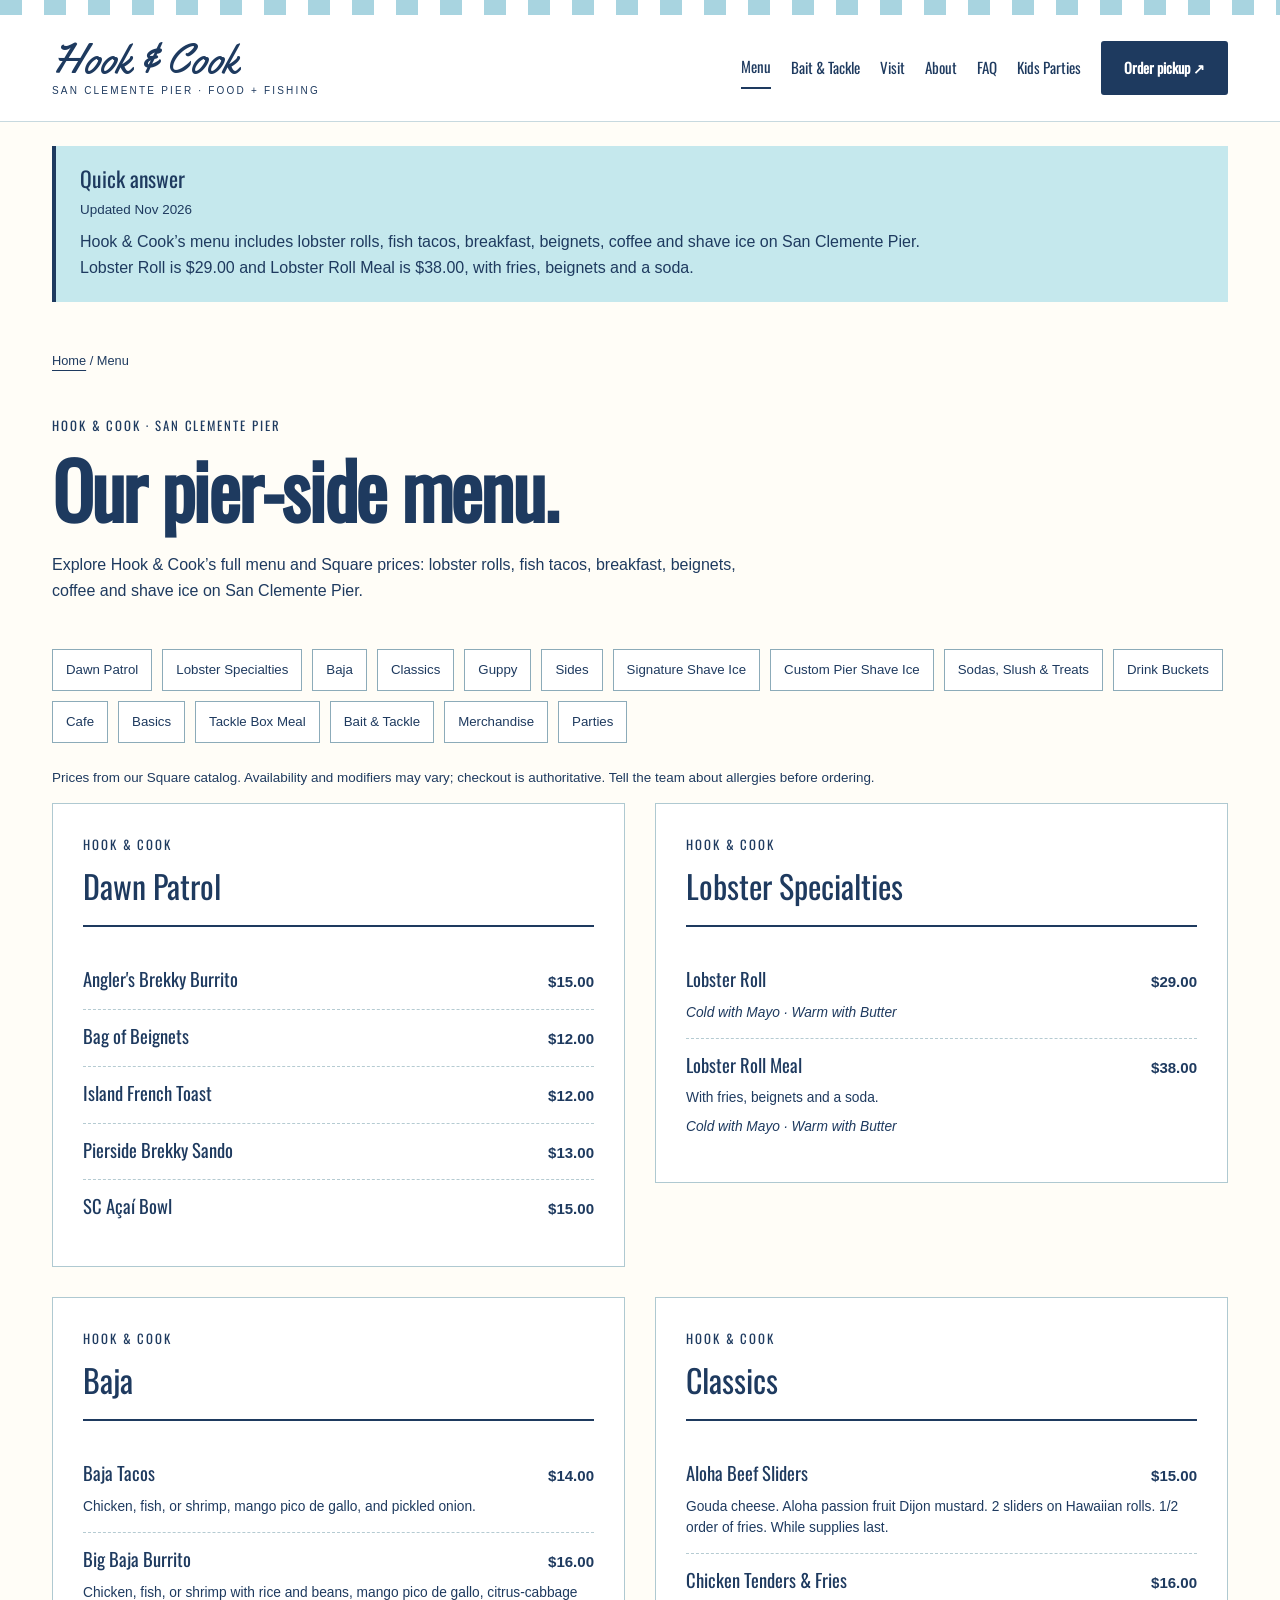
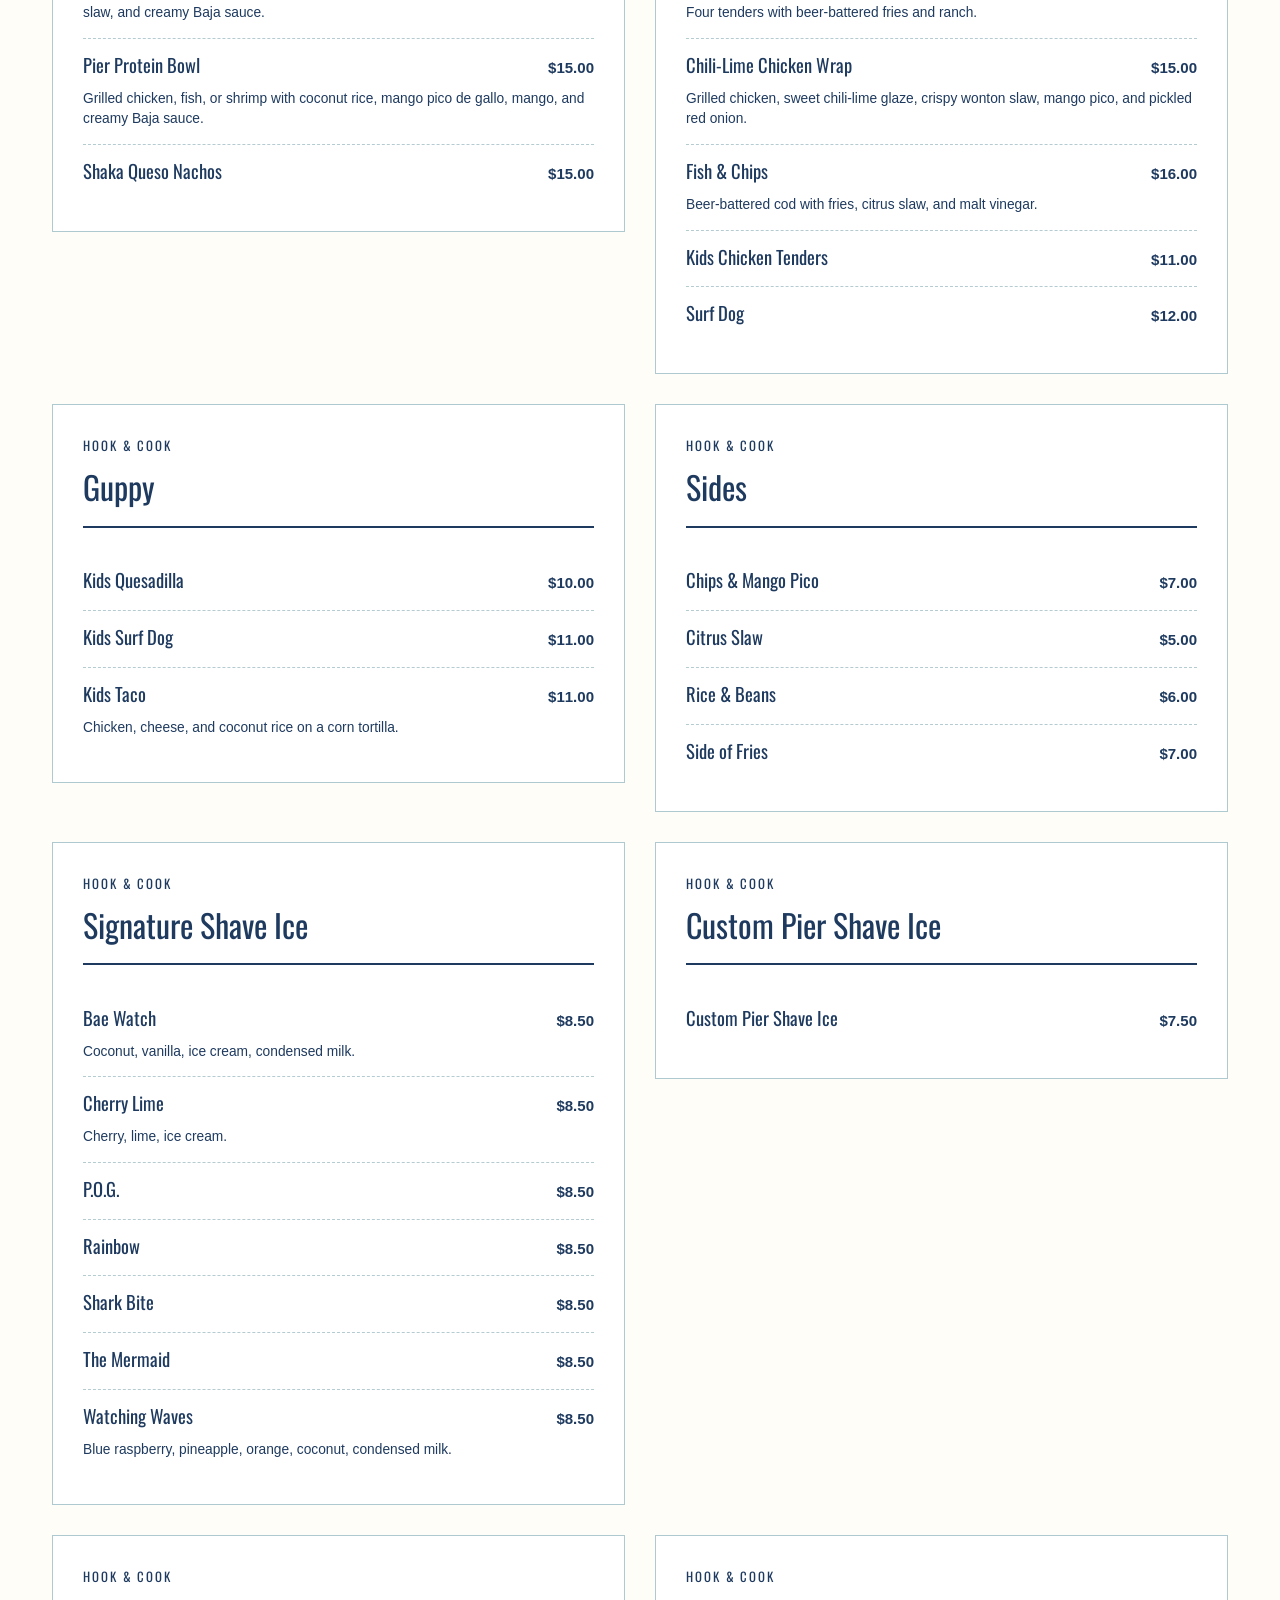
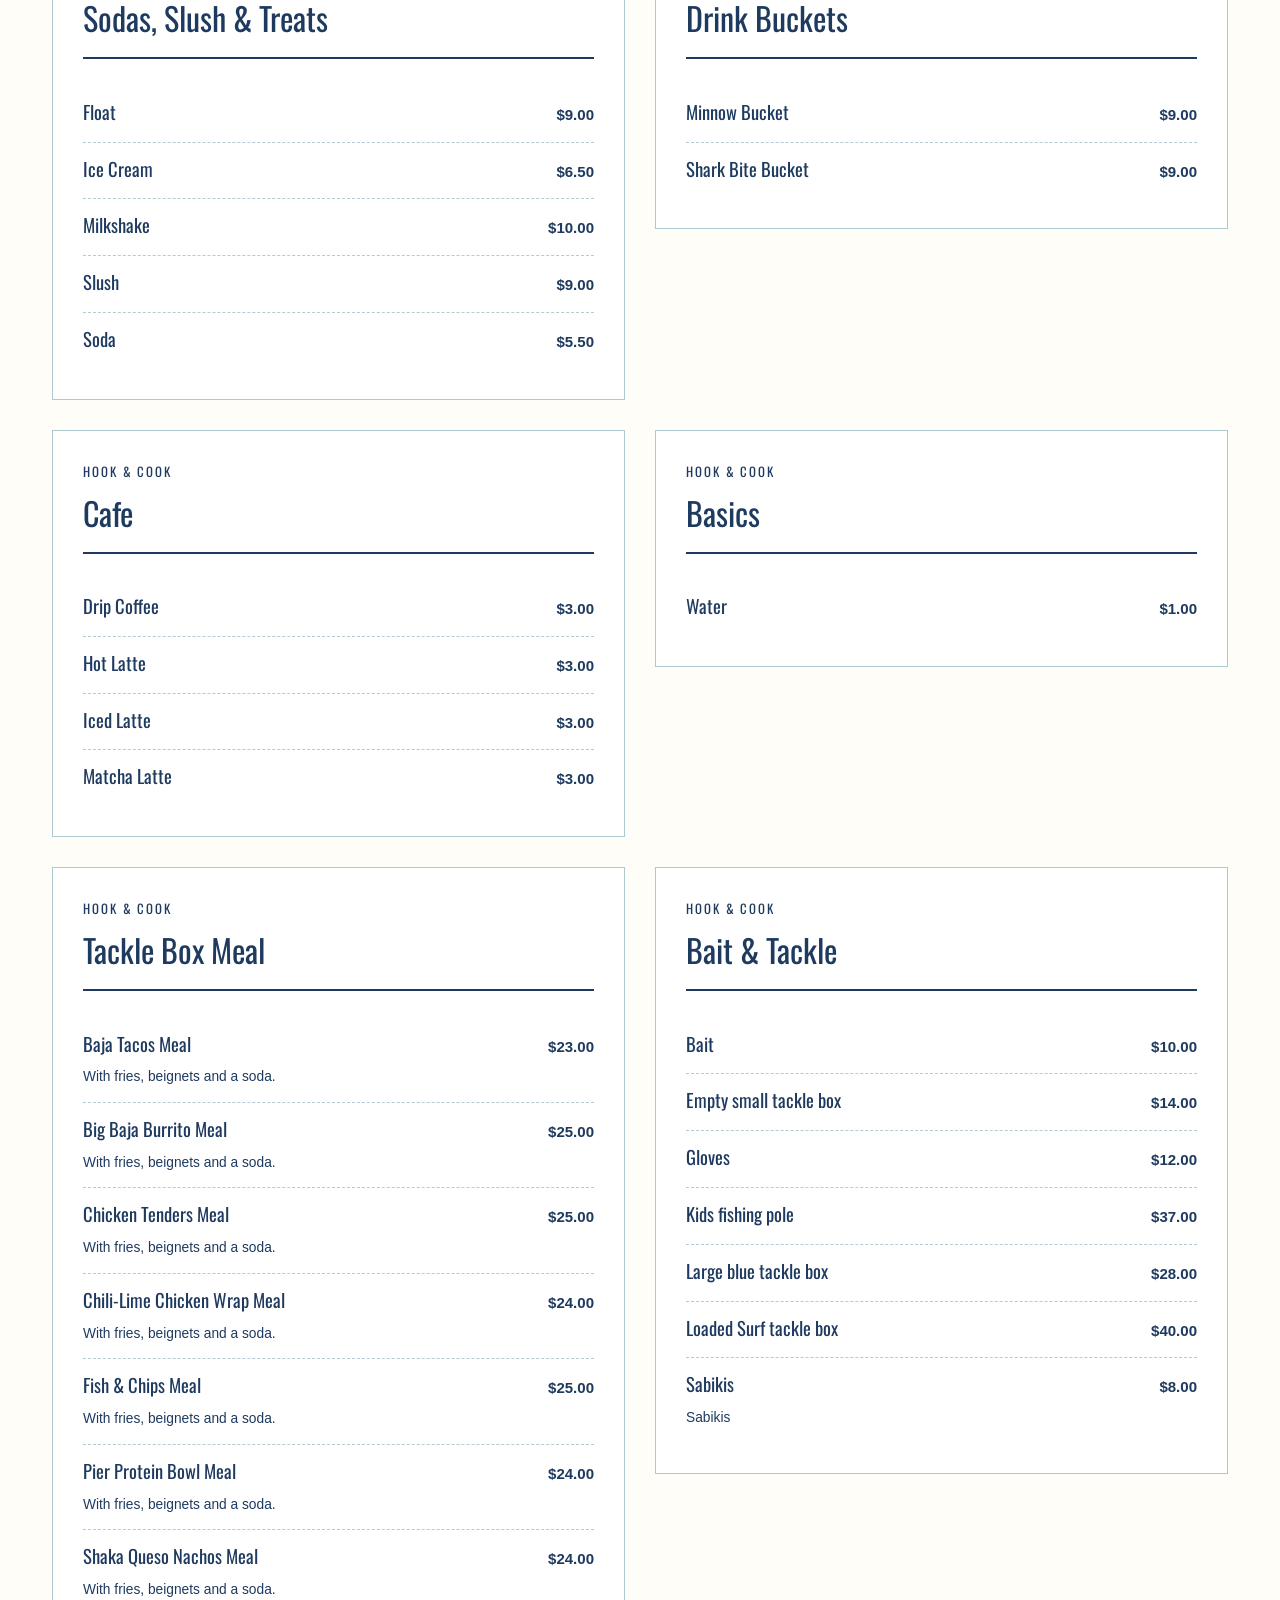
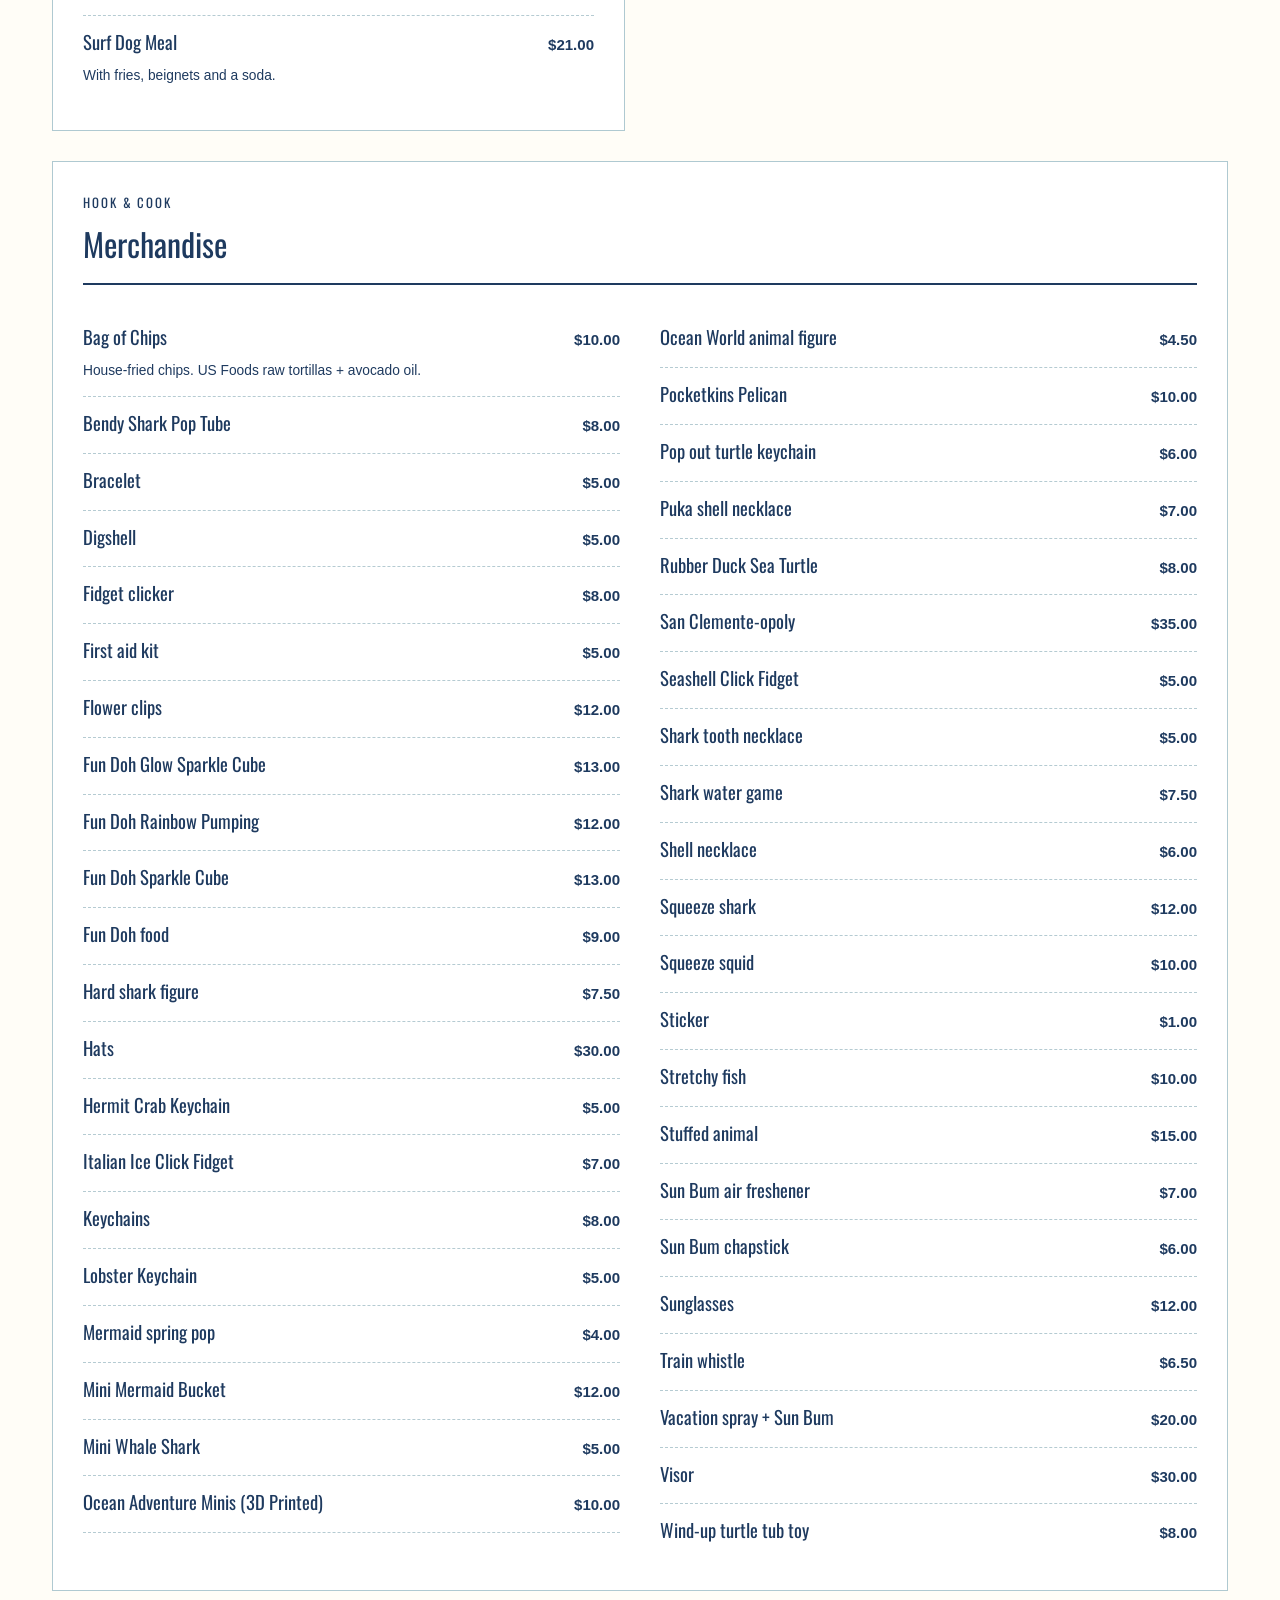
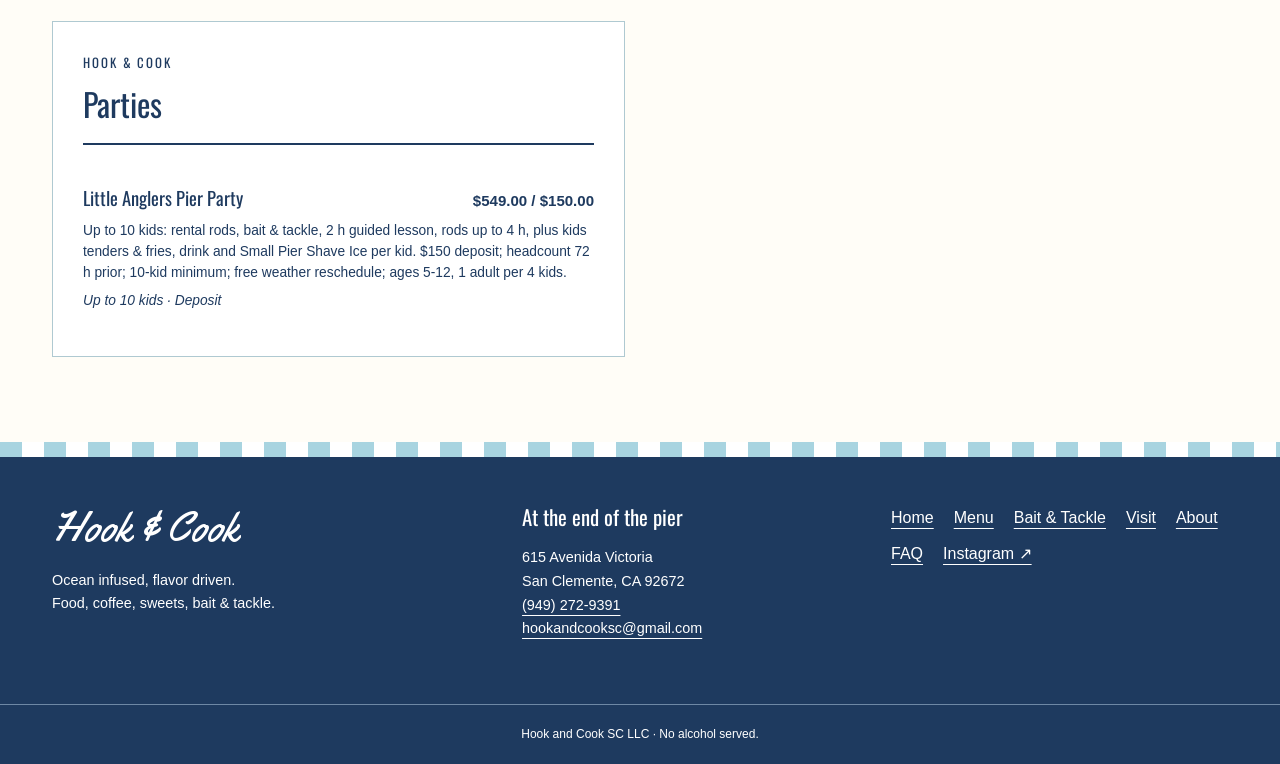
<file: menu.html>
<!doctype html><html lang="en"><head><meta charset="utf-8"><meta name="viewport" content="width=device-width, initial-scale=1"><title>Menu: Lobster Rolls, Fish Tacos &amp; Breakfast | Hook &amp; Cook</title><meta name="description" content="Explore Hook &amp; Cook’s full menu and Square prices: lobster rolls, fish tacos, breakfast, beignets, coffee and shave ice on San Clemente Pier."><link rel="canonical" href="https://hookandcooksc.com/menu.html"><meta name="theme-color" content="#1e3a5f"><meta name="robots" content="index,follow"><meta property="og:type" content="website"><meta property="og:locale" content="en_US"><meta property="og:site_name" content="Hook &amp; Cook"><meta property="og:title" content="Menu: Lobster Rolls, Fish Tacos &amp; Breakfast | Hook &amp; Cook"><meta property="og:description" content="Explore Hook &amp; Cook’s full menu and Square prices: lobster rolls, fish tacos, breakfast, beignets, coffee and shave ice on San Clemente Pier."><meta property="og:url" content="https://hookandcooksc.com/menu.html"><meta property="og:image" content="https://hookandcooksc.com/assets/og-image.jpg"><meta property="og:image:width" content="1200"><meta property="og:image:height" content="630"><meta property="og:image:alt" content="Hook &amp; Cook at the end of San Clemente Pier"><meta name="twitter:card" content="summary_large_image"><meta name="twitter:title" content="Menu: Lobster Rolls, Fish Tacos &amp; Breakfast | Hook &amp; Cook"><meta name="twitter:description" content="Explore Hook &amp; Cook’s full menu and Square prices: lobster rolls, fish tacos, breakfast, beignets, coffee and shave ice on San Clemente Pier."><meta name="twitter:image" content="https://hookandcooksc.com/assets/og-image.jpg"><link rel="icon" href="assets/favicon.ico" sizes="48x48"><link rel="icon" type="image/svg+xml" href="assets/badge.svg"><link rel="apple-touch-icon" href="assets/icon-180.png"><link rel="manifest" href="site.webmanifest"><link rel="preload" href="assets/caps.woff2" as="font" type="font/woff2" crossorigin><link rel="preload" href="assets/script.woff2" as="font" type="font/woff2" crossorigin><style>@font-face{font-family:Yellowtail;src:url(assets/script.woff2) format('woff2');font-display:swap}@font-face{font-family:Oswald;src:url(assets/caps.woff2) format('woff2');font-display:swap}:root{--navy:#1e3a5f;--sky:#a8d4e0;--aqua:#c5e8ed;--mint:#48c9b0;--paper:#fffdf7}*{box-sizing:border-box}html{scroll-behavior:smooth;scroll-padding-top:25px}body{margin:0;background:var(--paper);color:var(--navy);font:16px/1.65 Arial,sans-serif}a{color:inherit;text-underline-offset:5px}a:hover{color:#275b78}a:focus-visible,summary:focus-visible{outline:3px solid #16675d;outline-offset:5px}img{display:block;width:100%;height:auto}picture{display:block}h1,h2,h3,p{margin-top:0}h1,h2,h3,.eyebrow,.number,.ribbon,nav{font-family:Oswald,'Arial Narrow',sans-serif}h1{font-size:clamp(3rem,7vw,6rem);line-height:1.03;font-weight:600;letter-spacing:-.03em;margin-bottom:24px}h2{font-size:clamp(2rem,4vw,3rem);line-height:1.15;font-weight:500}h3{font-size:1.4rem;line-height:1.3;font-weight:500}.script{font-family:Yellowtail,cursive}.tagline{font-size:clamp(1.8rem,3vw,2.6rem);line-height:1.2}.eyebrow,.number{font-size:.8rem;letter-spacing:.15em}.lead{font-size:1.15rem;max-width:600px}.small{font-size:.84rem}.draft{background:var(--navy);color:white;text-align:center;font-size:.72rem;letter-spacing:.08em;padding:7px 20px}.stripe{height:15px;background:repeating-linear-gradient(90deg,var(--sky) 0 22px,#fff 22px 44px)}header{background:#fff;border-bottom:1px solid #c7d9df}.header-inner{max-width:1240px;margin:auto;display:flex;align-items:center;justify-content:space-between;padding:22px 32px;gap:24px}.brand{text-decoration:none;white-space:nowrap}.wordmark{font-family:Yellowtail,cursive;font-size:2.6rem;line-height:1.1;display:block}.brand small{display:block;letter-spacing:.22em;font:10px/1.6 Arial,sans-serif;text-align:center}nav{display:flex;gap:20px;align-items:center;font-size:.94rem}nav a{text-decoration:none;white-space:nowrap;padding:8px 0}nav a[aria-current]{border-bottom:2px solid var(--navy)}.button{display:inline-block;padding:13px 21px;background:var(--navy);color:white;text-decoration:none;border:2px solid var(--navy);border-radius:3px;font-size:.9rem;font-weight:bold}.button:hover{background:#284c75;color:white}.button.outline{background:transparent;color:var(--navy)}.button.outline:hover{background:var(--aqua)}.actions{display:flex;flex-wrap:wrap;gap:12px;margin:28px 0 20px}.skip{position:absolute;left:10px;top:-100px;background:#fff;padding:12px;z-index:20}.skip:focus{top:10px}.wrap{max-width:1240px;margin:auto;padding:0 32px}.hero{display:grid;grid-template-columns:1fr 1fr;align-items:center;gap:68px;padding:70px 0}.hero-photo{position:relative;transform:rotate(1deg);padding:12px 12px 0;background:#fff;box-shadow:0 8px 30px #1e3a5f16;border:1px solid #d1e0e5}.hero-photo img{aspect-ratio:1.05;object-fit:cover}.photo-note{display:block;padding:15px 0;font-size:10px;letter-spacing:.14em;text-align:center}.ribbon{border-top:1px solid #9db9c4;border-bottom:1px solid #9db9c4;display:flex;justify-content:space-around;padding:20px 0;letter-spacing:.14em;font-size:.9rem;gap:12px}.section{margin:75px 0}.cards{display:grid;grid-template-columns:repeat(3,1fr);gap:24px}.card{display:block;text-decoration:none;border:1px solid #a9c5cf;background:white;padding:30px}.card h3{margin-top:25px}.card>span:last-child{font-weight:bold;font-size:.85rem}.split{display:grid;grid-template-columns:1fr 1fr;gap:65px;align-items:center}.split img{border-radius:3px}.aqua{background:var(--aqua);padding:44px;border-radius:4px}.hours{margin:0}.hours div{display:flex;justify-content:space-between;border-bottom:1px solid #729ba8;padding:7px 0;gap:24px}.hours dd{margin:0}.quick-answer{margin:24px 0;padding:20px 24px;background:var(--aqua);border-left:4px solid var(--navy)}.quick-answer h2{font-size:1.35rem;margin:0 0 8px}.quick-answer p{max-width:850px;margin:8px 0 0}.breadcrumb{font-size:.8rem;padding:24px 0}.page-heading{max-width:850px;margin:20px 0 45px}.page-heading h1{font-size:clamp(2.8rem,6vw,4.8rem)}.page-heading p{max-width:700px}.menu-grid{display:grid;grid-template-columns:1fr 1fr;gap:30px;align-items:start}.menu-section{border:1px solid #afc9d1;padding:30px;background:white;scroll-margin-top:20px}.menu-section h2{padding-bottom:20px;border-bottom:2px solid var(--navy);font-size:2rem}.menu-item{border-bottom:1px dashed #b5cbd2;padding:14px 0}.menu-item:last-child{border:0}.item-line{display:flex;justify-content:space-between;gap:18px;align-items:baseline}.item-line h3{font-size:1.16rem;margin:0}.price{white-space:nowrap;font-weight:bold;font-size:.94rem}.menu-item p{font-size:.86rem;margin:8px 0 0;line-height:1.5}.variant{font-style:italic}.section-nav{display:flex;gap:10px;flex-wrap:wrap;margin-bottom:24px}.section-nav a{padding:9px 13px;border:1px solid #8cabb9;font-size:.83rem;text-decoration:none;background:white}.section-nav a:hover{background:var(--aqua)}.badge{max-width:270px;justify-self:center}.faq-list{max-width:900px}details{border-bottom:1px solid #8fafbb;padding:20px 0}summary{font-family:Oswald,sans-serif;font-size:1.35rem;cursor:pointer;padding:5px 0}details p{margin:15px 0 0;max-width:800px}footer{margin-top:85px;background:var(--navy);color:white}footer a:hover{color:var(--aqua)}.footer-inner{max-width:1240px;margin:auto;padding:48px 32px;display:grid;grid-template-columns:1.3fr 1fr 1fr;gap:32px}.footer-inner .wordmark{margin-bottom:18px}.footer-inner p{font-size:.9rem}.footer-links{display:flex;flex-wrap:wrap;gap:10px 20px;align-content:start}.fineprint{border-top:1px solid #6e88a5;padding:20px 32px;text-align:center;font-size:.75rem}@media(max-width:900px){.header-inner{flex-direction:column;gap:16px}nav{flex-wrap:wrap;justify-content:center;gap:6px 18px}.hero{gap:30px;padding:40px 0}.cards{grid-template-columns:1fr}.split{gap:30px}.footer-inner{grid-template-columns:1fr 1fr}.hero-photo{transform:none}}@media(max-width:600px){.wrap{padding:0 22px}.header-inner{padding:20px 16px}.wordmark{font-size:2.35rem}nav{font-size:.94rem}nav .button{padding:8px 12px}.hero,.split,.menu-grid{grid-template-columns:1fr}.hero{padding:35px 0;gap:25px}.hero-photo{max-width:100%}.hero-photo img{aspect-ratio:1.25}.hero h1{font-size:3.65rem}.actions{gap:10px}.actions .button{padding:12px 15px}.ribbon{font-size:.66rem;letter-spacing:.06em;padding:16px 0}.section{margin:48px 0}.aqua{padding:27px}.menu-section{padding:23px}.item-line{gap:12px}.page-heading{margin-bottom:30px}.footer-inner{grid-template-columns:1fr;padding:35px 22px}.section-nav a{padding:10px 12px}.draft{font-size:.67rem}.badge{max-width:210px}.hero .lead{font-size:1.05rem}}@media(prefers-reduced-motion:reduce){html{scroll-behavior:auto}} .menu-section#merchandise{grid-column:1/-1}.menu-section#merchandise .menu-item{break-inside:avoid}.menu-section#merchandise{columns:2;column-gap:40px}.menu-section#merchandise>h2,.menu-section#merchandise>.eyebrow{column-span:all}@media(max-width:600px){.menu-section#merchandise{columns:1}}</style><script type="application/ld+json">{"@context": "https://schema.org", "@graph": [{"@type": "Restaurant", "@id": "https://hookandcooksc.com/#restaurant", "name": "Hook & Cook", "legalName": "Hook and Cook SC LLC", "url": "https://hookandcooksc.com/", "image": "https://hookandcooksc.com/assets/og-image.jpg", "address": {"@type": "PostalAddress", "streetAddress": "615 Avenida Victoria", "addressLocality": "San Clemente", "addressRegion": "CA", "postalCode": "92672", "addressCountry": "US"}, "geo": {"@type": "GeoCoordinates", "latitude": 33.4179, "longitude": -117.6233}, "telephone": "+19492729391", "servesCuisine": ["Seafood", "Baja-style", "Breakfast"], "priceRange": "$–$$", "openingHoursSpecification": [{"@type": "OpeningHoursSpecification", "dayOfWeek": "https://schema.org/Monday", "opens": "09:00", "closes": "16:00", "description": "Regular hours."}, {"@type": "OpeningHoursSpecification", "dayOfWeek": "https://schema.org/Tuesday", "opens": "09:00", "closes": "16:00", "description": "Regular hours."}, {"@type": "OpeningHoursSpecification", "dayOfWeek": "https://schema.org/Thursday", "opens": "09:00", "closes": "16:00", "description": "Regular hours."}, {"@type": "OpeningHoursSpecification", "dayOfWeek": "https://schema.org/Friday", "opens": "09:00", "description": "Closes at sunset; time varies by season. Call before a late visit."}, {"@type": "OpeningHoursSpecification", "dayOfWeek": "https://schema.org/Saturday", "opens": "08:00", "description": "Closes at sunset; time varies by season. Call before a late visit."}, {"@type": "OpeningHoursSpecification", "dayOfWeek": "https://schema.org/Sunday", "opens": "08:00", "description": "Closes at sunset; time varies by season. Call before a late visit."}], "hasMenu": "https://hookandcooksc.com/menu.html#menu", "acceptsReservations": false, "potentialAction": {"@type": "OrderAction", "target": "https://cash.app/$hookcookus"}, "sameAs": ["https://www.instagram.com/hookandcookscpier/"]}, {"@type": "SportingGoodsStore", "@id": "https://hookandcooksc.com/#bait-store", "name": "Hook & Cook Bait & Tackle", "url": "https://hookandcooksc.com/fishing.html", "address": {"@type": "PostalAddress", "streetAddress": "615 Avenida Victoria", "addressLocality": "San Clemente", "addressRegion": "CA", "postalCode": "92672", "addressCountry": "US"}, "telephone": "+19492729391", "image": "https://hookandcooksc.com/assets/pier-shack.jpg", "parentOrganization": {"@id": "https://hookandcooksc.com/#restaurant"}}, {"@type": "Menu", "@id": "https://hookandcooksc.com/menu.html#menu", "name": "Hook & Cook Menu", "url": "https://hookandcooksc.com/menu.html", "hasMenuSection": [{"@type": "MenuSection", "name": "Dawn Patrol", "hasMenuItem": [{"@type": "MenuItem", "name": "Angler's Brekky Burrito", "description": "", "offers": [{"@type": "Offer", "name": "Angler's Brekky Burrito", "price": "15.00", "priceCurrency": "USD", "url": "https://cash.app/$hookcookus"}]}, {"@type": "MenuItem", "name": "Bag of Beignets", "description": "", "offers": [{"@type": "Offer", "name": "Bag of Beignets", "price": "12.00", "priceCurrency": "USD", "url": "https://cash.app/$hookcookus"}]}, {"@type": "MenuItem", "name": "Island French Toast", "description": "", "offers": [{"@type": "Offer", "name": "Island French Toast", "price": "12.00", "priceCurrency": "USD", "url": "https://cash.app/$hookcookus"}]}, {"@type": "MenuItem", "name": "Pierside Brekky Sando", "description": "", "offers": [{"@type": "Offer", "name": "Pierside Brekky Sando", "price": "13.00", "priceCurrency": "USD", "url": "https://cash.app/$hookcookus"}]}, {"@type": "MenuItem", "name": "SC Açaí Bowl", "description": "", "offers": [{"@type": "Offer", "name": "SC Açaí Bowl", "price": "15.00", "priceCurrency": "USD", "url": "https://cash.app/$hookcookus"}]}]}, {"@type": "MenuSection", "name": "Lobster Specialties", "hasMenuItem": [{"@type": "MenuItem", "name": "Lobster Roll", "description": "", "offers": [{"@type": "Offer", "name": "Cold with Mayo", "price": "29.00", "priceCurrency": "USD", "url": "https://cash.app/$hookcookus"}, {"@type": "Offer", "name": "Warm with Butter", "price": "29.00", "priceCurrency": "USD", "url": "https://cash.app/$hookcookus"}]}, {"@type": "MenuItem", "name": "Lobster Roll Meal", "description": "With fries, beignets and a soda.", "offers": [{"@type": "Offer", "name": "Cold with Mayo", "price": "38.00", "priceCurrency": "USD", "url": "https://cash.app/$hookcookus"}, {"@type": "Offer", "name": "Warm with Butter", "price": "38.00", "priceCurrency": "USD", "url": "https://cash.app/$hookcookus"}]}]}, {"@type": "MenuSection", "name": "Baja", "hasMenuItem": [{"@type": "MenuItem", "name": "Baja Tacos", "description": "Chicken, fish, or shrimp, mango pico de gallo, and pickled onion.", "offers": [{"@type": "Offer", "name": "Baja Tacos", "price": "14.00", "priceCurrency": "USD", "url": "https://cash.app/$hookcookus"}]}, {"@type": "MenuItem", "name": "Big Baja Burrito", "description": "Chicken, fish, or shrimp with rice and beans, mango pico de gallo, citrus-cabbage slaw, and creamy Baja sauce.", "offers": [{"@type": "Offer", "name": "Big Baja Burrito", "price": "16.00", "priceCurrency": "USD", "url": "https://cash.app/$hookcookus"}]}, {"@type": "MenuItem", "name": "Pier Protein Bowl", "description": "Grilled chicken, fish, or shrimp with coconut rice, mango pico de gallo, mango, and creamy Baja sauce.", "offers": [{"@type": "Offer", "name": "Pier Protein Bowl", "price": "15.00", "priceCurrency": "USD", "url": "https://cash.app/$hookcookus"}]}, {"@type": "MenuItem", "name": "Shaka Queso Nachos", "description": "", "offers": [{"@type": "Offer", "name": "Shaka Queso Nachos", "price": "15.00", "priceCurrency": "USD", "url": "https://cash.app/$hookcookus"}]}]}, {"@type": "MenuSection", "name": "Classics", "hasMenuItem": [{"@type": "MenuItem", "name": "Aloha Beef Sliders", "description": "Gouda cheese. Aloha passion fruit Dijon mustard. 2 sliders on Hawaiian rolls. 1/2 order of fries. While supplies last.", "offers": [{"@type": "Offer", "name": "Regular", "price": "15.00", "priceCurrency": "USD", "url": "https://cash.app/$hookcookus"}]}, {"@type": "MenuItem", "name": "Chicken Tenders & Fries", "description": "Four tenders with beer-battered fries and ranch.", "offers": [{"@type": "Offer", "name": "Chicken Tenders & Fries", "price": "16.00", "priceCurrency": "USD", "url": "https://cash.app/$hookcookus"}]}, {"@type": "MenuItem", "name": "Chili-Lime Chicken Wrap", "description": "Grilled chicken, sweet chili-lime glaze, crispy wonton slaw, mango pico, and pickled red onion.", "offers": [{"@type": "Offer", "name": "Chili-Lime Chicken Wrap", "price": "15.00", "priceCurrency": "USD", "url": "https://cash.app/$hookcookus"}]}, {"@type": "MenuItem", "name": "Fish & Chips", "description": "Beer-battered cod with fries, citrus slaw, and malt vinegar.", "offers": [{"@type": "Offer", "name": "Fish & Chips", "price": "16.00", "priceCurrency": "USD", "url": "https://cash.app/$hookcookus"}]}, {"@type": "MenuItem", "name": "Kids Chicken Tenders", "description": "", "offers": [{"@type": "Offer", "name": "Kids Chicken Tenders", "price": "11.00", "priceCurrency": "USD", "url": "https://cash.app/$hookcookus"}]}, {"@type": "MenuItem", "name": "Surf Dog", "description": "", "offers": [{"@type": "Offer", "name": "Surf Dog", "price": "12.00", "priceCurrency": "USD", "url": "https://cash.app/$hookcookus"}]}]}, {"@type": "MenuSection", "name": "Guppy", "hasMenuItem": [{"@type": "MenuItem", "name": "Kids Quesadilla", "description": "", "offers": [{"@type": "Offer", "name": "Kids Quesadilla", "price": "10.00", "priceCurrency": "USD", "url": "https://cash.app/$hookcookus"}]}, {"@type": "MenuItem", "name": "Kids Surf Dog", "description": "", "offers": [{"@type": "Offer", "name": "Kids Surf Dog", "price": "11.00", "priceCurrency": "USD", "url": "https://cash.app/$hookcookus"}]}, {"@type": "MenuItem", "name": "Kids Taco", "description": "Chicken, cheese, and coconut rice on a corn tortilla.", "offers": [{"@type": "Offer", "name": "Kids Taco", "price": "11.00", "priceCurrency": "USD", "url": "https://cash.app/$hookcookus"}]}]}, {"@type": "MenuSection", "name": "Sides", "hasMenuItem": [{"@type": "MenuItem", "name": "Chips & Mango Pico", "description": "", "offers": [{"@type": "Offer", "name": "Chips & Mango Pico", "price": "7.00", "priceCurrency": "USD", "url": "https://cash.app/$hookcookus"}]}, {"@type": "MenuItem", "name": "Citrus Slaw", "description": "", "offers": [{"@type": "Offer", "name": "Citrus Slaw", "price": "5.00", "priceCurrency": "USD", "url": "https://cash.app/$hookcookus"}]}, {"@type": "MenuItem", "name": "Rice & Beans", "description": "", "offers": [{"@type": "Offer", "name": "Rice & Beans", "price": "6.00", "priceCurrency": "USD", "url": "https://cash.app/$hookcookus"}]}, {"@type": "MenuItem", "name": "Side of Fries", "description": "", "offers": [{"@type": "Offer", "name": "Side of Fries", "price": "7.00", "priceCurrency": "USD", "url": "https://cash.app/$hookcookus"}]}]}, {"@type": "MenuSection", "name": "Signature Shave Ice", "hasMenuItem": [{"@type": "MenuItem", "name": "Bae Watch", "description": "Coconut, vanilla, ice cream, condensed milk.", "offers": [{"@type": "Offer", "name": "Bae Watch", "price": "8.50", "priceCurrency": "USD", "url": "https://cash.app/$hookcookus"}]}, {"@type": "MenuItem", "name": "Cherry Lime", "description": "Cherry, lime, ice cream.", "offers": [{"@type": "Offer", "name": "Cherry Lime", "price": "8.50", "priceCurrency": "USD", "url": "https://cash.app/$hookcookus"}]}, {"@type": "MenuItem", "name": "P.O.G.", "description": "", "offers": [{"@type": "Offer", "name": "P.O.G.", "price": "8.50", "priceCurrency": "USD", "url": "https://cash.app/$hookcookus"}]}, {"@type": "MenuItem", "name": "Rainbow", "description": "", "offers": [{"@type": "Offer", "name": "Rainbow", "price": "8.50", "priceCurrency": "USD", "url": "https://cash.app/$hookcookus"}]}, {"@type": "MenuItem", "name": "Shark Bite", "description": "", "offers": [{"@type": "Offer", "name": "Shark Bite", "price": "8.50", "priceCurrency": "USD", "url": "https://cash.app/$hookcookus"}]}, {"@type": "MenuItem", "name": "The Mermaid", "description": "", "offers": [{"@type": "Offer", "name": "The Mermaid", "price": "8.50", "priceCurrency": "USD", "url": "https://cash.app/$hookcookus"}]}, {"@type": "MenuItem", "name": "Watching Waves", "description": "Blue raspberry, pineapple, orange, coconut, condensed milk.", "offers": [{"@type": "Offer", "name": "Watching Waves", "price": "8.50", "priceCurrency": "USD", "url": "https://cash.app/$hookcookus"}]}]}, {"@type": "MenuSection", "name": "Custom Pier Shave Ice", "hasMenuItem": [{"@type": "MenuItem", "name": "Custom Pier Shave Ice", "description": "", "offers": [{"@type": "Offer", "name": "Custom Pier Shave Ice", "price": "7.50", "priceCurrency": "USD", "url": "https://cash.app/$hookcookus"}]}]}, {"@type": "MenuSection", "name": "Sodas, Slush & Treats", "hasMenuItem": [{"@type": "MenuItem", "name": "Float", "description": "", "offers": [{"@type": "Offer", "name": "Float", "price": "9.00", "priceCurrency": "USD", "url": "https://cash.app/$hookcookus"}]}, {"@type": "MenuItem", "name": "Ice Cream", "description": "", "offers": [{"@type": "Offer", "name": "Ice Cream", "price": "6.50", "priceCurrency": "USD", "url": "https://cash.app/$hookcookus"}]}, {"@type": "MenuItem", "name": "Milkshake", "description": "", "offers": [{"@type": "Offer", "name": "Milkshake", "price": "10.00", "priceCurrency": "USD", "url": "https://cash.app/$hookcookus"}]}, {"@type": "MenuItem", "name": "Slush", "description": "", "offers": [{"@type": "Offer", "name": "Slush", "price": "9.00", "priceCurrency": "USD", "url": "https://cash.app/$hookcookus"}]}, {"@type": "MenuItem", "name": "Soda", "description": "", "offers": [{"@type": "Offer", "name": "Soda", "price": "5.50", "priceCurrency": "USD", "url": "https://cash.app/$hookcookus"}]}]}, {"@type": "MenuSection", "name": "Drink Buckets", "hasMenuItem": [{"@type": "MenuItem", "name": "Minnow Bucket", "description": "", "offers": [{"@type": "Offer", "name": "Minnow Bucket", "price": "9.00", "priceCurrency": "USD", "url": "https://cash.app/$hookcookus"}]}, {"@type": "MenuItem", "name": "Shark Bite Bucket", "description": "", "offers": [{"@type": "Offer", "name": "Shark Bite Bucket", "price": "9.00", "priceCurrency": "USD", "url": "https://cash.app/$hookcookus"}]}]}, {"@type": "MenuSection", "name": "Cafe", "hasMenuItem": [{"@type": "MenuItem", "name": "Drip Coffee", "description": "", "offers": [{"@type": "Offer", "name": "Drip Coffee", "price": "3.00", "priceCurrency": "USD", "url": "https://cash.app/$hookcookus"}]}, {"@type": "MenuItem", "name": "Hot Latte", "description": "", "offers": [{"@type": "Offer", "name": "Regular", "price": "3.00", "priceCurrency": "USD", "url": "https://cash.app/$hookcookus"}]}, {"@type": "MenuItem", "name": "Iced Latte", "description": "", "offers": [{"@type": "Offer", "name": "Regular", "price": "3.00", "priceCurrency": "USD", "url": "https://cash.app/$hookcookus"}]}, {"@type": "MenuItem", "name": "Matcha Latte", "description": "", "offers": [{"@type": "Offer", "name": "Regular", "price": "3.00", "priceCurrency": "USD", "url": "https://cash.app/$hookcookus"}]}]}, {"@type": "MenuSection", "name": "Basics", "hasMenuItem": [{"@type": "MenuItem", "name": "Water", "description": "", "offers": [{"@type": "Offer", "name": "Regular", "price": "1.00", "priceCurrency": "USD", "url": "https://cash.app/$hookcookus"}]}]}, {"@type": "MenuSection", "name": "Tackle Box Meal", "hasMenuItem": [{"@type": "MenuItem", "name": "Baja Tacos Meal", "description": "With fries, beignets and a soda.", "offers": [{"@type": "Offer", "name": "Baja Tacos Meal", "price": "23.00", "priceCurrency": "USD", "url": "https://cash.app/$hookcookus"}]}, {"@type": "MenuItem", "name": "Big Baja Burrito Meal", "description": "With fries, beignets and a soda.", "offers": [{"@type": "Offer", "name": "Big Baja Burrito Meal", "price": "25.00", "priceCurrency": "USD", "url": "https://cash.app/$hookcookus"}]}, {"@type": "MenuItem", "name": "Chicken Tenders Meal", "description": "With fries, beignets and a soda.", "offers": [{"@type": "Offer", "name": "Chicken Tenders Meal", "price": "25.00", "priceCurrency": "USD", "url": "https://cash.app/$hookcookus"}]}, {"@type": "MenuItem", "name": "Chili-Lime Chicken Wrap Meal", "description": "With fries, beignets and a soda.", "offers": [{"@type": "Offer", "name": "Chili-Lime Chicken Wrap Meal", "price": "24.00", "priceCurrency": "USD", "url": "https://cash.app/$hookcookus"}]}, {"@type": "MenuItem", "name": "Fish & Chips Meal", "description": "With fries, beignets and a soda.", "offers": [{"@type": "Offer", "name": "Fish & Chips Meal", "price": "25.00", "priceCurrency": "USD", "url": "https://cash.app/$hookcookus"}]}, {"@type": "MenuItem", "name": "Pier Protein Bowl Meal", "description": "With fries, beignets and a soda.", "offers": [{"@type": "Offer", "name": "Pier Protein Bowl Meal", "price": "24.00", "priceCurrency": "USD", "url": "https://cash.app/$hookcookus"}]}, {"@type": "MenuItem", "name": "Shaka Queso Nachos Meal", "description": "With fries, beignets and a soda.", "offers": [{"@type": "Offer", "name": "Shaka Queso Nachos Meal", "price": "24.00", "priceCurrency": "USD", "url": "https://cash.app/$hookcookus"}]}, {"@type": "MenuItem", "name": "Surf Dog Meal", "description": "With fries, beignets and a soda.", "offers": [{"@type": "Offer", "name": "Surf Dog Meal", "price": "21.00", "priceCurrency": "USD", "url": "https://cash.app/$hookcookus"}]}]}, {"@type": "MenuSection", "name": "Parties", "hasMenuItem": [{"@type": "MenuItem", "name": "Little Anglers Pier Party", "description": "Up to 10 kids: rental rods, bait & tackle, 2 h guided lesson, rods up to 4 h, plus kids tenders & fries, drink and Small Pier Shave Ice per kid. $150 deposit; headcount 72 h prior; 10-kid minimum; free weather reschedule; ages 5-12, 1 adult per 4 kids.", "offers": [{"@type": "Offer", "name": "Up to 10 kids", "price": "549.00", "priceCurrency": "USD", "url": "https://cash.app/$hookcookus"}, {"@type": "Offer", "name": "Deposit", "price": "150.00", "priceCurrency": "USD", "url": "https://cash.app/$hookcookus"}]}]}]}, {"@type": "BreadcrumbList", "itemListElement": [{"@type": "ListItem", "position": 1, "name": "Home", "item": "https://hookandcooksc.com/"}, {"@type": "ListItem", "position": 2, "name": "Menu", "item": "https://hookandcooksc.com/menu.html"}]}]}</script></head><body><a class="skip" href="#main">Skip to content</a><div class="stripe"></div><header><div class="header-inner"><a class="brand" href="index.html" aria-label="Hook &amp; Cook home"><span class="wordmark">Hook &amp; Cook</span><small>SAN CLEMENTE PIER · FOOD + FISHING</small></a><nav aria-label="Main navigation"><a href="menu.html" aria-current="page">Menu</a><a href="fishing.html" >Bait & Tackle</a><a href="visit.html" >Visit</a><a href="about.html" >About</a><a href="faq.html" >FAQ</a><a href="parties.html" >Kids Parties</a><a class="button" href="https://cash.app/$hookcookus" target="_blank" rel="noopener">Order pickup ↗</a></nav></div></header><main id="main" class="wrap"><aside class="quick-answer" aria-labelledby="quick-answer-title"><h2 id="quick-answer-title">Quick answer</h2><p class="small">Updated Nov 2026</p><p>Hook &amp; Cook’s menu includes lobster rolls, fish tacos, breakfast, beignets, coffee and shave ice on San Clemente Pier. Lobster Roll is $29.00 and Lobster Roll Meal is $38.00, with fries, beignets and a soda.</p></aside><div class="breadcrumb"><a href="index.html">Home</a> / Menu</div><div class="page-heading"><p class="eyebrow">HOOK & COOK · SAN CLEMENTE PIER</p><h1>Our pier-side menu.</h1><p>Explore Hook &amp; Cook’s full menu and Square prices: lobster rolls, fish tacos, breakfast, beignets, coffee and shave ice on San Clemente Pier.</p></div><div class="section-nav" aria-label="Menu sections"><a href="#dawn-patrol">Dawn Patrol</a><a href="#lobster-specialties">Lobster Specialties</a><a href="#baja">Baja</a><a href="#classics">Classics</a><a href="#guppy">Guppy</a><a href="#sides">Sides</a><a href="#signature-shave-ice">Signature Shave Ice</a><a href="#custom-pier-shave-ice">Custom Pier Shave Ice</a><a href="#sodas-slush-treats">Sodas, Slush &amp; Treats</a><a href="#drink-buckets">Drink Buckets</a><a href="#cafe">Cafe</a><a href="#basics">Basics</a><a href="#tackle-box-meal">Tackle Box Meal</a><a href="#bait-tackle">Bait &amp; Tackle</a><a href="#merchandise">Merchandise</a><a href="#parties">Parties</a></div><p class="small">Prices from our Square catalog. Availability and modifiers may vary; checkout is authoritative. Tell the team about allergies before ordering.</p><div class="menu-grid" id="menu"><section class="menu-section" id="dawn-patrol"><p class="eyebrow">HOOK & COOK</p><h2>Dawn Patrol</h2><article class="menu-item" data-menu-id="DW7XMJYBPHLZY6BKM47QVOE4"><div class="item-line"><h3>Angler&#x27;s Brekky Burrito</h3><span class="price">$15.00</span></div></article><article class="menu-item" data-menu-id="2GQJ3BALQ6U222FKMEJX5V65"><div class="item-line"><h3>Bag of Beignets</h3><span class="price">$12.00</span></div></article><article class="menu-item" data-menu-id="2M4NXZ5UBELFBVRI2LMY4TKH"><div class="item-line"><h3>Island French Toast</h3><span class="price">$12.00</span></div></article><article class="menu-item" data-menu-id="LSAUYMOHJ5TCI7FMQY3AR4UD"><div class="item-line"><h3>Pierside Brekky Sando</h3><span class="price">$13.00</span></div></article><article class="menu-item" data-menu-id="34IQA4YXBQBHEGMY3KUE2WYN"><div class="item-line"><h3>SC Açaí Bowl</h3><span class="price">$15.00</span></div></article></section><section class="menu-section" id="lobster-specialties"><p class="eyebrow">HOOK & COOK</p><h2>Lobster Specialties</h2><article class="menu-item" data-menu-id="VCFL3ACV5MVALUCBQ5XKMMJN"><div class="item-line"><h3>Lobster Roll</h3><span class="price">$29.00</span></div><p class="variant">Cold with Mayo · Warm with Butter</p></article><article class="menu-item" data-menu-id="7HBM2WEAQJIXBX62QWQISRGU"><div class="item-line"><h3>Lobster Roll Meal</h3><span class="price">$38.00</span></div><p>With fries, beignets and a soda.</p><p class="variant">Cold with Mayo · Warm with Butter</p></article></section><section class="menu-section" id="baja"><p class="eyebrow">HOOK & COOK</p><h2>Baja</h2><article class="menu-item" data-menu-id="7RNBH5R5JEHQQFKRVHCO4FK4"><div class="item-line"><h3>Baja Tacos</h3><span class="price">$14.00</span></div><p>Chicken, fish, or shrimp, mango pico de gallo, and pickled onion.</p></article><article class="menu-item" data-menu-id="UTD4MFFH2PIU2YE2ITDIUTGH"><div class="item-line"><h3>Big Baja Burrito</h3><span class="price">$16.00</span></div><p>Chicken, fish, or shrimp with rice and beans, mango pico de gallo, citrus-cabbage slaw, and creamy Baja sauce.</p></article><article class="menu-item" data-menu-id="BLTALSCR5MGZNJALPBPXCDON"><div class="item-line"><h3>Pier Protein Bowl</h3><span class="price">$15.00</span></div><p>Grilled chicken, fish, or shrimp with coconut rice, mango pico de gallo, mango, and creamy Baja sauce.</p></article><article class="menu-item" data-menu-id="KTQX7UZHIWEKCYKJAZQWYUZJ"><div class="item-line"><h3>Shaka Queso Nachos</h3><span class="price">$15.00</span></div></article></section><section class="menu-section" id="classics"><p class="eyebrow">HOOK & COOK</p><h2>Classics</h2><article class="menu-item" data-menu-id="QD2FOAGX3WTZTXHHB3SB354S"><div class="item-line"><h3>Aloha Beef Sliders</h3><span class="price">$15.00</span></div><p>Gouda cheese. Aloha passion fruit Dijon mustard. 2 sliders on Hawaiian rolls. 1/2 order of fries. While supplies last.</p></article><article class="menu-item" data-menu-id="EPVSSI6GF6PIAIFFIAL7IAYV"><div class="item-line"><h3>Chicken Tenders &amp; Fries</h3><span class="price">$16.00</span></div><p>Four tenders with beer-battered fries and ranch.</p></article><article class="menu-item" data-menu-id="GJDOIZIKMUSQHBF7CYHNLGPQ"><div class="item-line"><h3>Chili-Lime Chicken Wrap</h3><span class="price">$15.00</span></div><p>Grilled chicken, sweet chili-lime glaze, crispy wonton slaw, mango pico, and pickled red onion.</p></article><article class="menu-item" data-menu-id="LXI4TQWJTSOFISOIVEYOWDEY"><div class="item-line"><h3>Fish &amp; Chips</h3><span class="price">$16.00</span></div><p>Beer-battered cod with fries, citrus slaw, and malt vinegar.</p></article><article class="menu-item" data-menu-id="GENSFE4ZF3Q4EGLQJMUKYXCF"><div class="item-line"><h3>Kids Chicken Tenders</h3><span class="price">$11.00</span></div></article><article class="menu-item" data-menu-id="KHMBYNDTZFOJEJJXKQB2XD2Q"><div class="item-line"><h3>Surf Dog</h3><span class="price">$12.00</span></div></article></section><section class="menu-section" id="guppy"><p class="eyebrow">HOOK & COOK</p><h2>Guppy</h2><article class="menu-item" data-menu-id="T7DRULZBRQEQOARML3HX34FZ"><div class="item-line"><h3>Kids Quesadilla</h3><span class="price">$10.00</span></div></article><article class="menu-item" data-menu-id="AGEMUYM2POOTZFQNUAYL35AQ"><div class="item-line"><h3>Kids Surf Dog</h3><span class="price">$11.00</span></div></article><article class="menu-item" data-menu-id="ZFVFARPDVUAQEASY4K6Q5EUZ"><div class="item-line"><h3>Kids Taco</h3><span class="price">$11.00</span></div><p>Chicken, cheese, and coconut rice on a corn tortilla.</p></article></section><section class="menu-section" id="sides"><p class="eyebrow">HOOK & COOK</p><h2>Sides</h2><article class="menu-item" data-menu-id="UJRNEDS6OM2JNPX5AP2LILD3"><div class="item-line"><h3>Chips &amp; Mango Pico</h3><span class="price">$7.00</span></div></article><article class="menu-item" data-menu-id="DKGB2YGFTBGRO6D7QLBKDP6F"><div class="item-line"><h3>Citrus Slaw</h3><span class="price">$5.00</span></div></article><article class="menu-item" data-menu-id="MZHMIORRY7MLC5J7H4FBXSSD"><div class="item-line"><h3>Rice &amp; Beans</h3><span class="price">$6.00</span></div></article><article class="menu-item" data-menu-id="LFCRINUYONE4FM4W2NPVMXNL"><div class="item-line"><h3>Side of Fries</h3><span class="price">$7.00</span></div></article></section><section class="menu-section" id="signature-shave-ice"><p class="eyebrow">HOOK & COOK</p><h2>Signature Shave Ice</h2><article class="menu-item" data-menu-id="HYHVXMDFSPLXWFMABVBJRFJQ"><div class="item-line"><h3>Bae Watch</h3><span class="price">$8.50</span></div><p>Coconut, vanilla, ice cream, condensed milk.</p></article><article class="menu-item" data-menu-id="3ETHKB3PUVLWQIBVHUHNSID3"><div class="item-line"><h3>Cherry Lime</h3><span class="price">$8.50</span></div><p>Cherry, lime, ice cream.</p></article><article class="menu-item" data-menu-id="HCUSMK62U2IHNNYRIMXRKXPG"><div class="item-line"><h3>P.O.G.</h3><span class="price">$8.50</span></div></article><article class="menu-item" data-menu-id="V7T7ANBOTAFHA7SHEZVAP5LE"><div class="item-line"><h3>Rainbow</h3><span class="price">$8.50</span></div></article><article class="menu-item" data-menu-id="ATNI2F2NQS3WN3OAVFZ5R2XE"><div class="item-line"><h3>Shark Bite</h3><span class="price">$8.50</span></div></article><article class="menu-item" data-menu-id="PE33I6KHBB7WIK2CQ2347LV6"><div class="item-line"><h3>The Mermaid</h3><span class="price">$8.50</span></div></article><article class="menu-item" data-menu-id="OLYCULJFR7A6R77ORXFQEQSY"><div class="item-line"><h3>Watching Waves</h3><span class="price">$8.50</span></div><p>Blue raspberry, pineapple, orange, coconut, condensed milk.</p></article></section><section class="menu-section" id="custom-pier-shave-ice"><p class="eyebrow">HOOK & COOK</p><h2>Custom Pier Shave Ice</h2><article class="menu-item" data-menu-id="ZIPEH6G23GEJO25TM3EOZT5V"><div class="item-line"><h3>Custom Pier Shave Ice</h3><span class="price">$7.50</span></div></article></section><section class="menu-section" id="sodas-slush-treats"><p class="eyebrow">HOOK & COOK</p><h2>Sodas, Slush &amp; Treats</h2><article class="menu-item" data-menu-id="U47WKSJXZWCDOPUUIFANNOVE"><div class="item-line"><h3>Float</h3><span class="price">$9.00</span></div></article><article class="menu-item" data-menu-id="NJ2MGFPM72RJ4UKCFCILZE4R"><div class="item-line"><h3>Ice Cream</h3><span class="price">$6.50</span></div></article><article class="menu-item" data-menu-id="7PGQDEIPRPNIE6R537HIMBBI"><div class="item-line"><h3>Milkshake</h3><span class="price">$10.00</span></div></article><article class="menu-item" data-menu-id="EDOZTQUZ24BXPSFKTPYCAQCA"><div class="item-line"><h3>Slush</h3><span class="price">$9.00</span></div></article><article class="menu-item" data-menu-id="TQ5OKN4FL6L73ZPIJEEQVXMS"><div class="item-line"><h3>Soda</h3><span class="price">$5.50</span></div></article></section><section class="menu-section" id="drink-buckets"><p class="eyebrow">HOOK & COOK</p><h2>Drink Buckets</h2><article class="menu-item" data-menu-id="6UHHEVNRWYOM3HM67VCL5TFP"><div class="item-line"><h3>Minnow Bucket</h3><span class="price">$9.00</span></div></article><article class="menu-item" data-menu-id="WHTIQZPF4Y32PZNP3ZNFWTCH"><div class="item-line"><h3>Shark Bite Bucket</h3><span class="price">$9.00</span></div></article></section><section class="menu-section" id="cafe"><p class="eyebrow">HOOK & COOK</p><h2>Cafe</h2><article class="menu-item" data-menu-id="JMBTVFMC6XYLIZBUDUKFZUM3"><div class="item-line"><h3>Drip Coffee</h3><span class="price">$3.00</span></div></article><article class="menu-item" data-menu-id="RRU2TGRPMZVDC65GREXVRYJH"><div class="item-line"><h3>Hot Latte</h3><span class="price">$3.00</span></div></article><article class="menu-item" data-menu-id="77LCZGW6BMNUVI5R25XSEB2J"><div class="item-line"><h3>Iced Latte</h3><span class="price">$3.00</span></div></article><article class="menu-item" data-menu-id="TNUCPMEC277Y2GI45DMPFXIK"><div class="item-line"><h3>Matcha Latte</h3><span class="price">$3.00</span></div></article></section><section class="menu-section" id="basics"><p class="eyebrow">HOOK & COOK</p><h2>Basics</h2><article class="menu-item" data-menu-id="QQ7JOSM7GHNJ5U4VSGC5V4UW"><div class="item-line"><h3>Water</h3><span class="price">$1.00</span></div></article></section><section class="menu-section" id="tackle-box-meal"><p class="eyebrow">HOOK & COOK</p><h2>Tackle Box Meal</h2><article class="menu-item" data-menu-id="B47X44UMGKY6EG4MLPPG6DVJ"><div class="item-line"><h3>Baja Tacos Meal</h3><span class="price">$23.00</span></div><p>With fries, beignets and a soda.</p></article><article class="menu-item" data-menu-id="KLXHYPZGHA6TL6YE7PNTDBO4"><div class="item-line"><h3>Big Baja Burrito Meal</h3><span class="price">$25.00</span></div><p>With fries, beignets and a soda.</p></article><article class="menu-item" data-menu-id="KEE2JVCU7AFBNYUZW2LBVXBH"><div class="item-line"><h3>Chicken Tenders Meal</h3><span class="price">$25.00</span></div><p>With fries, beignets and a soda.</p></article><article class="menu-item" data-menu-id="7YS7IWJQEY5JP2ACEH45N4XS"><div class="item-line"><h3>Chili-Lime Chicken Wrap Meal</h3><span class="price">$24.00</span></div><p>With fries, beignets and a soda.</p></article><article class="menu-item" data-menu-id="HOLBSKZAI5GBUS5JQPAR5WL3"><div class="item-line"><h3>Fish &amp; Chips Meal</h3><span class="price">$25.00</span></div><p>With fries, beignets and a soda.</p></article><article class="menu-item" data-menu-id="7GI5OHSCIK5CLAEQCKVF2TWX"><div class="item-line"><h3>Pier Protein Bowl Meal</h3><span class="price">$24.00</span></div><p>With fries, beignets and a soda.</p></article><article class="menu-item" data-menu-id="J4SSYYQGWZBRGIWW4XBVDADN"><div class="item-line"><h3>Shaka Queso Nachos Meal</h3><span class="price">$24.00</span></div><p>With fries, beignets and a soda.</p></article><article class="menu-item" data-menu-id="5K7NDG3A63DVHP6CEETYBY7Z"><div class="item-line"><h3>Surf Dog Meal</h3><span class="price">$21.00</span></div><p>With fries, beignets and a soda.</p></article></section><section class="menu-section" id="bait-tackle"><p class="eyebrow">HOOK & COOK</p><h2>Bait &amp; Tackle</h2><article class="menu-item" data-menu-id="BHC2TSPWGSGDMPUYJRKDUUD5"><div class="item-line"><h3>Bait</h3><span class="price">$10.00</span></div></article><article class="menu-item" data-menu-id="2YBBEVBBVBG7WUTL4DAPDNCH"><div class="item-line"><h3>Empty small tackle box</h3><span class="price">$14.00</span></div></article><article class="menu-item" data-menu-id="K6BJUM3MWHFQJPCUDYO5C7EA"><div class="item-line"><h3>Gloves</h3><span class="price">$12.00</span></div></article><article class="menu-item" data-menu-id="NL2GKLELDBSFX2M745DSOA5L"><div class="item-line"><h3>Kids fishing pole</h3><span class="price">$37.00</span></div></article><article class="menu-item" data-menu-id="UUAIAHL6TO5ZLTZZJDBKQAFQ"><div class="item-line"><h3>Large blue tackle box</h3><span class="price">$28.00</span></div></article><article class="menu-item" data-menu-id="BSG7ZDB4A7B5J2ZANNGER6MQ"><div class="item-line"><h3>Loaded Surf tackle box</h3><span class="price">$40.00</span></div></article><article class="menu-item" data-menu-id="FTNMJERGS4L73B3XN4M3S2MR"><div class="item-line"><h3>Sabikis</h3><span class="price">$8.00</span></div><p>Sabikis</p></article></section><section class="menu-section" id="merchandise"><p class="eyebrow">HOOK & COOK</p><h2>Merchandise</h2><article class="menu-item" data-menu-id="L4XVPMGXT7ZORPJGOHTI7R4V"><div class="item-line"><h3>Bag of Chips</h3><span class="price">$10.00</span></div><p>House-fried chips. US Foods raw tortillas + avocado oil.</p></article><article class="menu-item" data-menu-id="MJ44ULDIANSJ6WLKDUWBFGK5"><div class="item-line"><h3>Bendy Shark Pop Tube</h3><span class="price">$8.00</span></div></article><article class="menu-item" data-menu-id="P444RY6XKPUJVZIOO2DWRWOY"><div class="item-line"><h3>Bracelet</h3><span class="price">$5.00</span></div></article><article class="menu-item" data-menu-id="75A7BGRCW3APRNIAIFQNI67F"><div class="item-line"><h3>Digshell</h3><span class="price">$5.00</span></div></article><article class="menu-item" data-menu-id="3AQIT4DCM374QXPKN3CROGO4"><div class="item-line"><h3>Fidget clicker</h3><span class="price">$8.00</span></div></article><article class="menu-item" data-menu-id="7OPIBY64QGLXG5BOVD6YQDZH"><div class="item-line"><h3>First aid kit</h3><span class="price">$5.00</span></div></article><article class="menu-item" data-menu-id="HVLFYVN7W73DZYYN5AKMPEBU"><div class="item-line"><h3>Flower clips</h3><span class="price">$12.00</span></div></article><article class="menu-item" data-menu-id="OUKNDCELG7YXLBMXTRYPVYW3"><div class="item-line"><h3>Fun Doh Glow Sparkle Cube</h3><span class="price">$13.00</span></div></article><article class="menu-item" data-menu-id="W5ABMF4ON4ISPWPOMVBC37A7"><div class="item-line"><h3>Fun Doh Rainbow Pumping</h3><span class="price">$12.00</span></div></article><article class="menu-item" data-menu-id="OJJHWHYACKJNDNFNX54E42J5"><div class="item-line"><h3>Fun Doh Sparkle Cube</h3><span class="price">$13.00</span></div></article><article class="menu-item" data-menu-id="YMQCSTN4IEBSXL6FK5RJ7AEV"><div class="item-line"><h3>Fun Doh food</h3><span class="price">$9.00</span></div></article><article class="menu-item" data-menu-id="Z5YHAT3HBKFAZCWRKPUKNNAB"><div class="item-line"><h3>Hard shark figure</h3><span class="price">$7.50</span></div></article><article class="menu-item" data-menu-id="OOO7SQHGMDOSFFJE2CRZI2XR"><div class="item-line"><h3>Hats</h3><span class="price">$30.00</span></div></article><article class="menu-item" data-menu-id="UFG5ZNQDQLIMYXCREQ4T34B2"><div class="item-line"><h3>Hermit Crab Keychain</h3><span class="price">$5.00</span></div></article><article class="menu-item" data-menu-id="XTMMOZQHZ6STKKJA6XHRMJSM"><div class="item-line"><h3>Italian Ice Click Fidget</h3><span class="price">$7.00</span></div></article><article class="menu-item" data-menu-id="TEBOYCKI4KTL3A66K5FAP4BP"><div class="item-line"><h3>Keychains</h3><span class="price">$8.00</span></div></article><article class="menu-item" data-menu-id="4WAFZ4WUPPIRQLNL2WB2LQO6"><div class="item-line"><h3>Lobster Keychain</h3><span class="price">$5.00</span></div></article><article class="menu-item" data-menu-id="XN5M7AK5BVEB7Q6S6QXOVSPP"><div class="item-line"><h3>Mermaid spring pop</h3><span class="price">$4.00</span></div></article><article class="menu-item" data-menu-id="UYJY3OERZ7TFRQUQQDOHHEQE"><div class="item-line"><h3>Mini Mermaid Bucket</h3><span class="price">$12.00</span></div></article><article class="menu-item" data-menu-id="EI4BEPGVXYJM4SWJ7GHXI5AT"><div class="item-line"><h3>Mini Whale Shark</h3><span class="price">$5.00</span></div></article><article class="menu-item" data-menu-id="QWYFTJJWOB2CD732X76SS367"><div class="item-line"><h3>Ocean Adventure Minis (3D Printed)</h3><span class="price">$10.00</span></div></article><article class="menu-item" data-menu-id="WWSLKZYH6XWCV63WHYMTT4OK"><div class="item-line"><h3>Ocean World animal figure</h3><span class="price">$4.50</span></div></article><article class="menu-item" data-menu-id="M5L3UI36BW2X6DNKWCNFN3VQ"><div class="item-line"><h3>Pocketkins Pelican</h3><span class="price">$10.00</span></div></article><article class="menu-item" data-menu-id="BINA42DZ3F6ZIPPETKHVKVVK"><div class="item-line"><h3>Pop out turtle keychain</h3><span class="price">$6.00</span></div></article><article class="menu-item" data-menu-id="XHD43EBSCKZ3XZID4LAICMAA"><div class="item-line"><h3>Puka shell necklace</h3><span class="price">$7.00</span></div></article><article class="menu-item" data-menu-id="6BF63YJO5SU7UAVJMVYX5KFR"><div class="item-line"><h3>Rubber Duck Sea Turtle</h3><span class="price">$8.00</span></div></article><article class="menu-item" data-menu-id="NRVNNO57FB27BYRGMUQLZRFX"><div class="item-line"><h3>San Clemente-opoly</h3><span class="price">$35.00</span></div></article><article class="menu-item" data-menu-id="CROE5KFKZJ5UQD37NKWJOSWV"><div class="item-line"><h3>Seashell Click Fidget</h3><span class="price">$5.00</span></div></article><article class="menu-item" data-menu-id="BI5SIOT2WVYBLGNBE3SK7RRY"><div class="item-line"><h3>Shark tooth necklace</h3><span class="price">$5.00</span></div></article><article class="menu-item" data-menu-id="ABLOKMV6CL2UGS4GOZNGRTCJ"><div class="item-line"><h3>Shark water game</h3><span class="price">$7.50</span></div></article><article class="menu-item" data-menu-id="6VLSVEHIPXQHGTBI54QJS6QE"><div class="item-line"><h3>Shell necklace</h3><span class="price">$6.00</span></div></article><article class="menu-item" data-menu-id="73ZEK3YFXPXHUMZPO4E6KHA7"><div class="item-line"><h3>Squeeze shark</h3><span class="price">$12.00</span></div></article><article class="menu-item" data-menu-id="GW4YD2MA72VUXWPIU35VAILE"><div class="item-line"><h3>Squeeze squid</h3><span class="price">$10.00</span></div></article><article class="menu-item" data-menu-id="UC6HK2APHQUCMBBAGSSMYJTH"><div class="item-line"><h3>Sticker</h3><span class="price">$1.00</span></div></article><article class="menu-item" data-menu-id="U5SDR4VCXV2RITDU3KECKN3O"><div class="item-line"><h3>Stretchy fish</h3><span class="price">$10.00</span></div></article><article class="menu-item" data-menu-id="NTT4WWDCT6MAW46FSPRWNYML"><div class="item-line"><h3>Stuffed animal</h3><span class="price">$15.00</span></div></article><article class="menu-item" data-menu-id="2NXGNB7Y747SCKVETNBIJ4UM"><div class="item-line"><h3>Sun Bum air freshener</h3><span class="price">$7.00</span></div></article><article class="menu-item" data-menu-id="ERDT3KYRRIDS73A6BUMLKMJP"><div class="item-line"><h3>Sun Bum chapstick</h3><span class="price">$6.00</span></div></article><article class="menu-item" data-menu-id="4UVP5NNIZSAE6VAQXSQSVUPM"><div class="item-line"><h3>Sunglasses</h3><span class="price">$12.00</span></div></article><article class="menu-item" data-menu-id="MGQ2NE7QNWIHCYOEZLC5AJMO"><div class="item-line"><h3>Train whistle</h3><span class="price">$6.50</span></div></article><article class="menu-item" data-menu-id="L74HINKIJ6WD7EOYXKMVJZUX"><div class="item-line"><h3>Vacation spray + Sun Bum</h3><span class="price">$20.00</span></div></article><article class="menu-item" data-menu-id="JH7RKXUYXFVX4QUFPDNU66C4"><div class="item-line"><h3>Visor</h3><span class="price">$30.00</span></div></article><article class="menu-item" data-menu-id="3HN6C54DJTQVN655EUHUN7QN"><div class="item-line"><h3>Wind-up turtle tub toy</h3><span class="price">$8.00</span></div></article></section><section class="menu-section" id="parties"><p class="eyebrow">HOOK & COOK</p><h2>Parties</h2><article class="menu-item" data-menu-id="B7KXWADHT45LACFVI4CSR4NV"><div class="item-line"><h3>Little Anglers Pier Party</h3><span class="price">$549.00 / $150.00</span></div><p>Up to 10 kids: rental rods, bait &amp; tackle, 2 h guided lesson, rods up to 4 h, plus kids tenders &amp; fries, drink and Small Pier Shave Ice per kid. $150 deposit; headcount 72 h prior; 10-kid minimum; free weather reschedule; ages 5-12, 1 adult per 4 kids.</p><p class="variant">Up to 10 kids · Deposit</p></article></section></div></main><footer><div class="stripe"></div><div class="footer-inner"><div><span class="wordmark">Hook &amp; Cook</span><p>Ocean infused, flavor driven.<br>Food, coffee, sweets, bait & tackle.</p></div><div><h2 style="font-size:1.3rem">At the end of the pier</h2><p>615 Avenida Victoria<br>San Clemente, CA 92672<br><a href="tel:+19492729391">(949) 272-9391</a><br><a href="mailto:hookandcooksc@gmail.com">hookandcooksc@gmail.com</a></p></div><div class="footer-links"><a href="index.html">Home</a><a href="menu.html">Menu</a><a href="fishing.html">Bait & Tackle</a><a href="visit.html">Visit</a><a href="about.html">About</a><a href="faq.html">FAQ</a><a href="https://www.instagram.com/hookandcookscpier/">Instagram ↗</a></div></div><div class="fineprint">Hook and Cook SC LLC · No alcohol served.</div></footer></body></html>
</file>
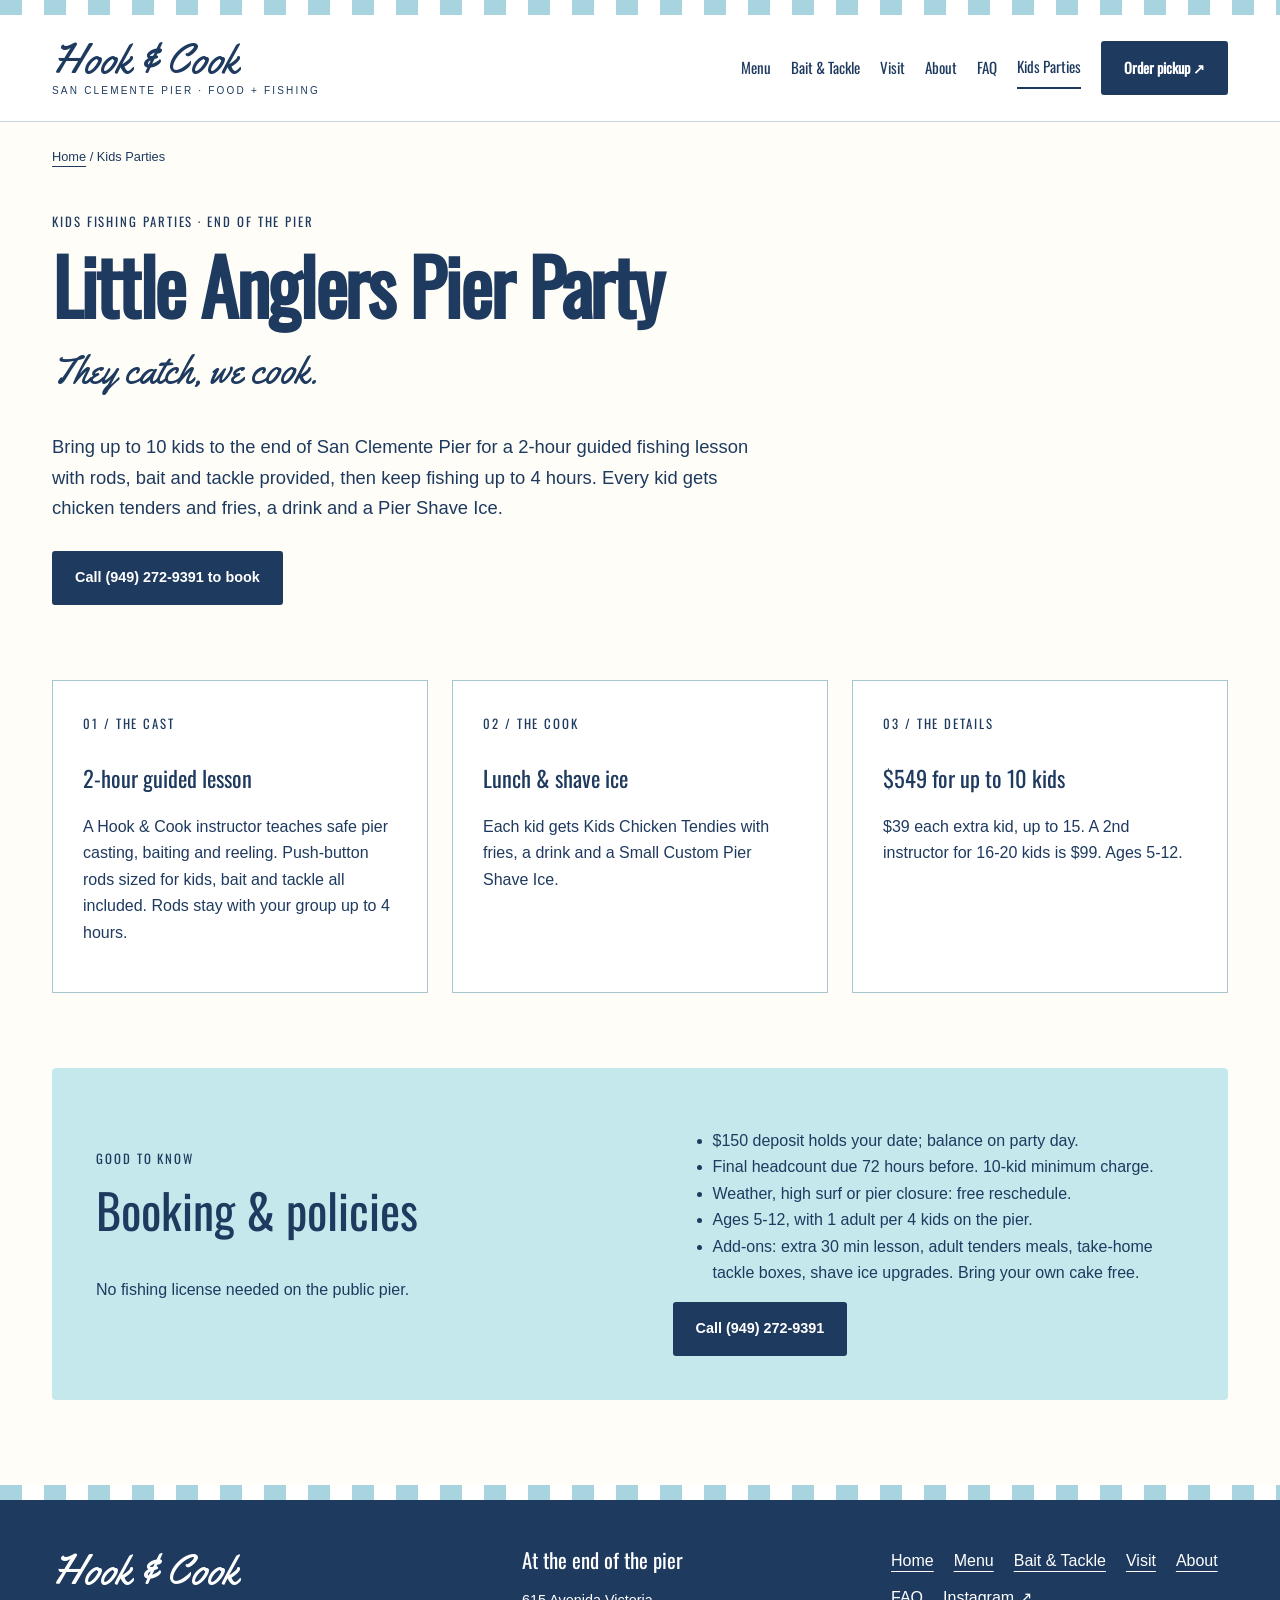
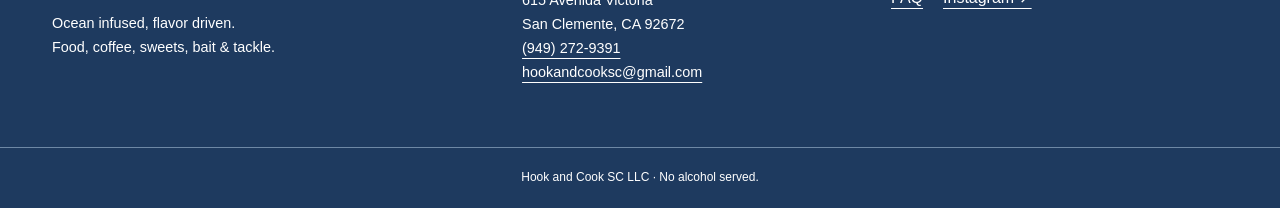
<file: parties.html>
<!doctype html><html lang="en"><head><meta charset="utf-8"><meta name="viewport" content="width=device-width, initial-scale=1"><title>Kids Fishing Parties at San Clemente Pier | Hook &amp; Cook</title><meta name="description" content="Little Anglers Pier Party: up to 10 kids, rods, bait and tackle, a 2-hour guided fishing lesson, then tenders, fries, a drink and shave ice. $549. Ages 5-12."><link rel="canonical" href="https://hookandcooksc.com/parties.html"><meta name="theme-color" content="#1e3a5f"><meta name="robots" content="index,follow"><meta property="og:type" content="website"><meta property="og:locale" content="en_US"><meta property="og:site_name" content="Hook &amp; Cook"><meta property="og:title" content="Kids Fishing Parties at San Clemente Pier | Hook &amp; Cook"><meta property="og:description" content="Little Anglers Pier Party: up to 10 kids, rods, bait and tackle, a 2-hour guided fishing lesson, then tenders, fries, a drink and shave ice. $549. Ages 5-12."><meta property="og:url" content="https://hookandcooksc.com/parties.html"><meta property="og:image" content="https://hookandcooksc.com/assets/og-image.jpg"><meta property="og:image:width" content="1200"><meta property="og:image:height" content="630"><meta property="og:image:alt" content="Hook &amp; Cook at the end of San Clemente Pier"><meta name="twitter:card" content="summary_large_image"><meta name="twitter:title" content="Kids Fishing Parties at San Clemente Pier | Hook &amp; Cook"><meta name="twitter:description" content="Little Anglers Pier Party: up to 10 kids, rods, bait and tackle, a 2-hour guided fishing lesson, then tenders, fries, a drink and shave ice. $549. Ages 5-12."><meta name="twitter:image" content="https://hookandcooksc.com/assets/og-image.jpg"><link rel="icon" href="assets/favicon.ico" sizes="48x48"><link rel="icon" type="image/svg+xml" href="assets/badge.svg"><link rel="apple-touch-icon" href="assets/icon-180.png"><link rel="manifest" href="site.webmanifest"><link rel="preload" href="assets/caps.woff2" as="font" type="font/woff2" crossorigin><link rel="preload" href="assets/script.woff2" as="font" type="font/woff2" crossorigin><style>@font-face{font-family:Yellowtail;src:url(assets/script.woff2) format('woff2');font-display:swap}@font-face{font-family:Oswald;src:url(assets/caps.woff2) format('woff2');font-display:swap}:root{--navy:#1e3a5f;--sky:#a8d4e0;--aqua:#c5e8ed;--mint:#48c9b0;--paper:#fffdf7}*{box-sizing:border-box}html{scroll-behavior:smooth;scroll-padding-top:25px}body{margin:0;background:var(--paper);color:var(--navy);font:16px/1.65 Arial,sans-serif}a{color:inherit;text-underline-offset:5px}a:hover{color:#275b78}a:focus-visible,summary:focus-visible{outline:3px solid #16675d;outline-offset:5px}img{display:block;width:100%;height:auto}picture{display:block}h1,h2,h3,p{margin-top:0}h1,h2,h3,.eyebrow,.number,.ribbon,nav{font-family:Oswald,'Arial Narrow',sans-serif}h1{font-size:clamp(3rem,7vw,6rem);line-height:1.03;font-weight:600;letter-spacing:-.03em;margin-bottom:24px}h2{font-size:clamp(2rem,4vw,3rem);line-height:1.15;font-weight:500}h3{font-size:1.4rem;line-height:1.3;font-weight:500}.script{font-family:Yellowtail,cursive}.tagline{font-size:clamp(1.8rem,3vw,2.6rem);line-height:1.2}.eyebrow,.number{font-size:.8rem;letter-spacing:.15em}.lead{font-size:1.15rem;max-width:600px}.small{font-size:.84rem}.draft{background:var(--navy);color:white;text-align:center;font-size:.72rem;letter-spacing:.08em;padding:7px 20px}.stripe{height:15px;background:repeating-linear-gradient(90deg,var(--sky) 0 22px,#fff 22px 44px)}header{background:#fff;border-bottom:1px solid #c7d9df}.header-inner{max-width:1240px;margin:auto;display:flex;align-items:center;justify-content:space-between;padding:22px 32px;gap:24px}.brand{text-decoration:none;white-space:nowrap}.wordmark{font-family:Yellowtail,cursive;font-size:2.6rem;line-height:1.1;display:block}.brand small{display:block;letter-spacing:.22em;font:10px/1.6 Arial,sans-serif;text-align:center}nav{display:flex;gap:20px;align-items:center;font-size:.94rem}nav a{text-decoration:none;white-space:nowrap;padding:8px 0}nav a[aria-current]{border-bottom:2px solid var(--navy)}.button{display:inline-block;padding:13px 21px;background:var(--navy);color:white;text-decoration:none;border:2px solid var(--navy);border-radius:3px;font-size:.9rem;font-weight:bold}.button:hover{background:#284c75;color:white}.button.outline{background:transparent;color:var(--navy)}.button.outline:hover{background:var(--aqua)}.actions{display:flex;flex-wrap:wrap;gap:12px;margin:28px 0 20px}.skip{position:absolute;left:10px;top:-100px;background:#fff;padding:12px;z-index:20}.skip:focus{top:10px}.wrap{max-width:1240px;margin:auto;padding:0 32px}.hero{display:grid;grid-template-columns:1fr 1fr;align-items:center;gap:68px;padding:70px 0}.hero-photo{position:relative;transform:rotate(1deg);padding:12px 12px 0;background:#fff;box-shadow:0 8px 30px #1e3a5f16;border:1px solid #d1e0e5}.hero-photo img{aspect-ratio:1.05;object-fit:cover}.photo-note{display:block;padding:15px 0;font-size:10px;letter-spacing:.14em;text-align:center}.ribbon{border-top:1px solid #9db9c4;border-bottom:1px solid #9db9c4;display:flex;justify-content:space-around;padding:20px 0;letter-spacing:.14em;font-size:.9rem;gap:12px}.section{margin:75px 0}.cards{display:grid;grid-template-columns:repeat(3,1fr);gap:24px}.card{display:block;text-decoration:none;border:1px solid #a9c5cf;background:white;padding:30px}.card h3{margin-top:25px}.card>span:last-child{font-weight:bold;font-size:.85rem}.split{display:grid;grid-template-columns:1fr 1fr;gap:65px;align-items:center}.split img{border-radius:3px}.aqua{background:var(--aqua);padding:44px;border-radius:4px}.hours{margin:0}.hours div{display:flex;justify-content:space-between;border-bottom:1px solid #729ba8;padding:7px 0;gap:24px}.hours dd{margin:0}.quick-answer{margin:24px 0;padding:20px 24px;background:var(--aqua);border-left:4px solid var(--navy)}.quick-answer h2{font-size:1.35rem;margin:0 0 8px}.quick-answer p{max-width:850px;margin:8px 0 0}.breadcrumb{font-size:.8rem;padding:24px 0}.page-heading{max-width:850px;margin:20px 0 45px}.page-heading h1{font-size:clamp(2.8rem,6vw,4.8rem)}.page-heading p{max-width:700px}.menu-grid{display:grid;grid-template-columns:1fr 1fr;gap:30px;align-items:start}.menu-section{border:1px solid #afc9d1;padding:30px;background:white;scroll-margin-top:20px}.menu-section h2{padding-bottom:20px;border-bottom:2px solid var(--navy);font-size:2rem}.menu-item{border-bottom:1px dashed #b5cbd2;padding:14px 0}.menu-item:last-child{border:0}.item-line{display:flex;justify-content:space-between;gap:18px;align-items:baseline}.item-line h3{font-size:1.16rem;margin:0}.price{white-space:nowrap;font-weight:bold;font-size:.94rem}.menu-item p{font-size:.86rem;margin:8px 0 0;line-height:1.5}.variant{font-style:italic}.section-nav{display:flex;gap:10px;flex-wrap:wrap;margin-bottom:24px}.section-nav a{padding:9px 13px;border:1px solid #8cabb9;font-size:.83rem;text-decoration:none;background:white}.section-nav a:hover{background:var(--aqua)}.badge{max-width:270px;justify-self:center}.faq-list{max-width:900px}details{border-bottom:1px solid #8fafbb;padding:20px 0}summary{font-family:Oswald,sans-serif;font-size:1.35rem;cursor:pointer;padding:5px 0}details p{margin:15px 0 0;max-width:800px}footer{margin-top:85px;background:var(--navy);color:white}footer a:hover{color:var(--aqua)}.footer-inner{max-width:1240px;margin:auto;padding:48px 32px;display:grid;grid-template-columns:1.3fr 1fr 1fr;gap:32px}.footer-inner .wordmark{margin-bottom:18px}.footer-inner p{font-size:.9rem}.footer-links{display:flex;flex-wrap:wrap;gap:10px 20px;align-content:start}.fineprint{border-top:1px solid #6e88a5;padding:20px 32px;text-align:center;font-size:.75rem}@media(max-width:900px){.header-inner{flex-direction:column;gap:16px}nav{flex-wrap:wrap;justify-content:center;gap:6px 18px}.hero{gap:30px;padding:40px 0}.cards{grid-template-columns:1fr}.split{gap:30px}.footer-inner{grid-template-columns:1fr 1fr}.hero-photo{transform:none}}@media(max-width:600px){.wrap{padding:0 22px}.header-inner{padding:20px 16px}.wordmark{font-size:2.35rem}nav{font-size:.94rem}nav .button{padding:8px 12px}.hero,.split,.menu-grid{grid-template-columns:1fr}.hero{padding:35px 0;gap:25px}.hero-photo{max-width:100%}.hero-photo img{aspect-ratio:1.25}.hero h1{font-size:3.65rem}.actions{gap:10px}.actions .button{padding:12px 15px}.ribbon{font-size:.66rem;letter-spacing:.06em;padding:16px 0}.section{margin:48px 0}.aqua{padding:27px}.menu-section{padding:23px}.item-line{gap:12px}.page-heading{margin-bottom:30px}.footer-inner{grid-template-columns:1fr;padding:35px 22px}.section-nav a{padding:10px 12px}.draft{font-size:.67rem}.badge{max-width:210px}.hero .lead{font-size:1.05rem}}@media(prefers-reduced-motion:reduce){html{scroll-behavior:auto}} .menu-section#merchandise{grid-column:1/-1}.menu-section#merchandise .menu-item{break-inside:avoid}.menu-section#merchandise{columns:2;column-gap:40px}.menu-section#merchandise>h2,.menu-section#merchandise>.eyebrow{column-span:all}@media(max-width:600px){.menu-section#merchandise{columns:1}}</style><script type="application/ld+json">{"@context": "https://schema.org", "@graph": [{"@type": "Restaurant", "@id": "https://hookandcooksc.com/#restaurant", "name": "Hook & Cook", "legalName": "Hook and Cook SC LLC", "url": "https://hookandcooksc.com/", "image": "https://hookandcooksc.com/assets/og-image.jpg", "address": {"@type": "PostalAddress", "streetAddress": "615 Avenida Victoria", "addressLocality": "San Clemente", "addressRegion": "CA", "postalCode": "92672", "addressCountry": "US"}, "geo": {"@type": "GeoCoordinates", "latitude": 33.4179, "longitude": -117.6233}, "telephone": "+19492729391", "servesCuisine": ["Seafood", "Baja-style", "Breakfast"], "priceRange": "$–$$", "openingHoursSpecification": [{"@type": "OpeningHoursSpecification", "dayOfWeek": "https://schema.org/Monday", "opens": "09:00", "closes": "16:00", "description": "Regular hours."}, {"@type": "OpeningHoursSpecification", "dayOfWeek": "https://schema.org/Tuesday", "opens": "09:00", "closes": "16:00", "description": "Regular hours."}, {"@type": "OpeningHoursSpecification", "dayOfWeek": "https://schema.org/Thursday", "opens": "09:00", "closes": "16:00", "description": "Regular hours."}, {"@type": "OpeningHoursSpecification", "dayOfWeek": "https://schema.org/Friday", "opens": "09:00", "description": "Closes at sunset; time varies by season. Call before a late visit."}, {"@type": "OpeningHoursSpecification", "dayOfWeek": "https://schema.org/Saturday", "opens": "08:00", "description": "Closes at sunset; time varies by season. Call before a late visit."}, {"@type": "OpeningHoursSpecification", "dayOfWeek": "https://schema.org/Sunday", "opens": "08:00", "description": "Closes at sunset; time varies by season. Call before a late visit."}], "hasMenu": "https://hookandcooksc.com/menu.html#menu", "acceptsReservations": false, "potentialAction": {"@type": "OrderAction", "target": "https://cash.app/$hookcookus"}, "sameAs": ["https://www.instagram.com/hookandcookscpier/"]}, {"@type": "SportingGoodsStore", "@id": "https://hookandcooksc.com/#bait-store", "name": "Hook & Cook Bait & Tackle", "url": "https://hookandcooksc.com/fishing.html", "address": {"@type": "PostalAddress", "streetAddress": "615 Avenida Victoria", "addressLocality": "San Clemente", "addressRegion": "CA", "postalCode": "92672", "addressCountry": "US"}, "telephone": "+19492729391", "image": "https://hookandcooksc.com/assets/pier-shack.jpg", "parentOrganization": {"@id": "https://hookandcooksc.com/#restaurant"}}, {"@type": "BreadcrumbList", "itemListElement": [{"@type": "ListItem", "position": 1, "name": "Home", "item": "https://hookandcooksc.com/"}]}]}</script></head><body><a class="skip" href="#main">Skip to content</a><div class="stripe"></div><header><div class="header-inner"><a class="brand" href="index.html" aria-label="Hook &amp; Cook home"><span class="wordmark">Hook &amp; Cook</span><small>SAN CLEMENTE PIER · FOOD + FISHING</small></a><nav aria-label="Main navigation"><a href="menu.html" >Menu</a><a href="fishing.html" >Bait & Tackle</a><a href="visit.html" >Visit</a><a href="about.html" >About</a><a href="faq.html" >FAQ</a><a href="parties.html" aria-current="page">Kids Parties</a><a class="button" href="https://cash.app/$hookcookus" target="_blank" rel="noopener">Order pickup ↗</a></nav></div></header><main id="main" class="wrap"><p class="breadcrumb"><a href="index.html">Home</a> / Kids Parties</p><section class="page-heading"><p class="eyebrow">KIDS FISHING PARTIES · END OF THE PIER</p><h1>Little Anglers Pier Party</h1><p class="script tagline">They catch, we cook.</p><p class="lead">Bring up to 10 kids to the end of San Clemente Pier for a 2-hour guided fishing lesson with rods, bait and tackle provided, then keep fishing up to 4 hours. Every kid gets chicken tenders and fries, a drink and a Pier Shave Ice.</p><div class="actions"><a class="button" href="tel:+19492729391">Call (949) 272-9391 to book</a></div></section><section class="section"><div class="cards"><div class="card"><span class="number">01 / THE CAST</span><h3>2-hour guided lesson</h3><p>A Hook &amp; Cook instructor teaches safe pier casting, baiting and reeling. Push-button rods sized for kids, bait and tackle all included. Rods stay with your group up to 4 hours.</p></div><div class="card"><span class="number">02 / THE COOK</span><h3>Lunch &amp; shave ice</h3><p>Each kid gets Kids Chicken Tendies with fries, a drink and a Small Custom Pier Shave Ice.</p></div><div class="card"><span class="number">03 / THE DETAILS</span><h3>$549 for up to 10 kids</h3><p>$39 each extra kid, up to 15. A 2nd instructor for 16-20 kids is $99. Ages 5-12.</p></div></div></section><section class="split section aqua"><div><p class="eyebrow">GOOD TO KNOW</p><h2>Booking &amp; policies</h2><p>No fishing license needed on the public pier.</p></div><div><ul><li>$150 deposit holds your date; balance on party day.</li><li>Final headcount due 72 hours before. 10-kid minimum charge.</li><li>Weather, high surf or pier closure: free reschedule.</li><li>Ages 5-12, with 1 adult per 4 kids on the pier.</li><li>Add-ons: extra 30 min lesson, adult tenders meals, take-home tackle boxes, shave ice upgrades. Bring your own cake free.</li></ul><a class="button" href="tel:+19492729391">Call (949) 272-9391</a></div></section></main><footer><div class="stripe"></div><div class="footer-inner"><div><span class="wordmark">Hook &amp; Cook</span><p>Ocean infused, flavor driven.<br>Food, coffee, sweets, bait & tackle.</p></div><div><h2 style="font-size:1.3rem">At the end of the pier</h2><p>615 Avenida Victoria<br>San Clemente, CA 92672<br><a href="tel:+19492729391">(949) 272-9391</a><br><a href="mailto:hookandcooksc@gmail.com">hookandcooksc@gmail.com</a></p></div><div class="footer-links"><a href="index.html">Home</a><a href="menu.html">Menu</a><a href="fishing.html">Bait & Tackle</a><a href="visit.html">Visit</a><a href="about.html">About</a><a href="faq.html">FAQ</a><a href="https://www.instagram.com/hookandcookscpier/">Instagram ↗</a></div></div><div class="fineprint">Hook and Cook SC LLC · No alcohol served.</div></footer></body></html>
</file>
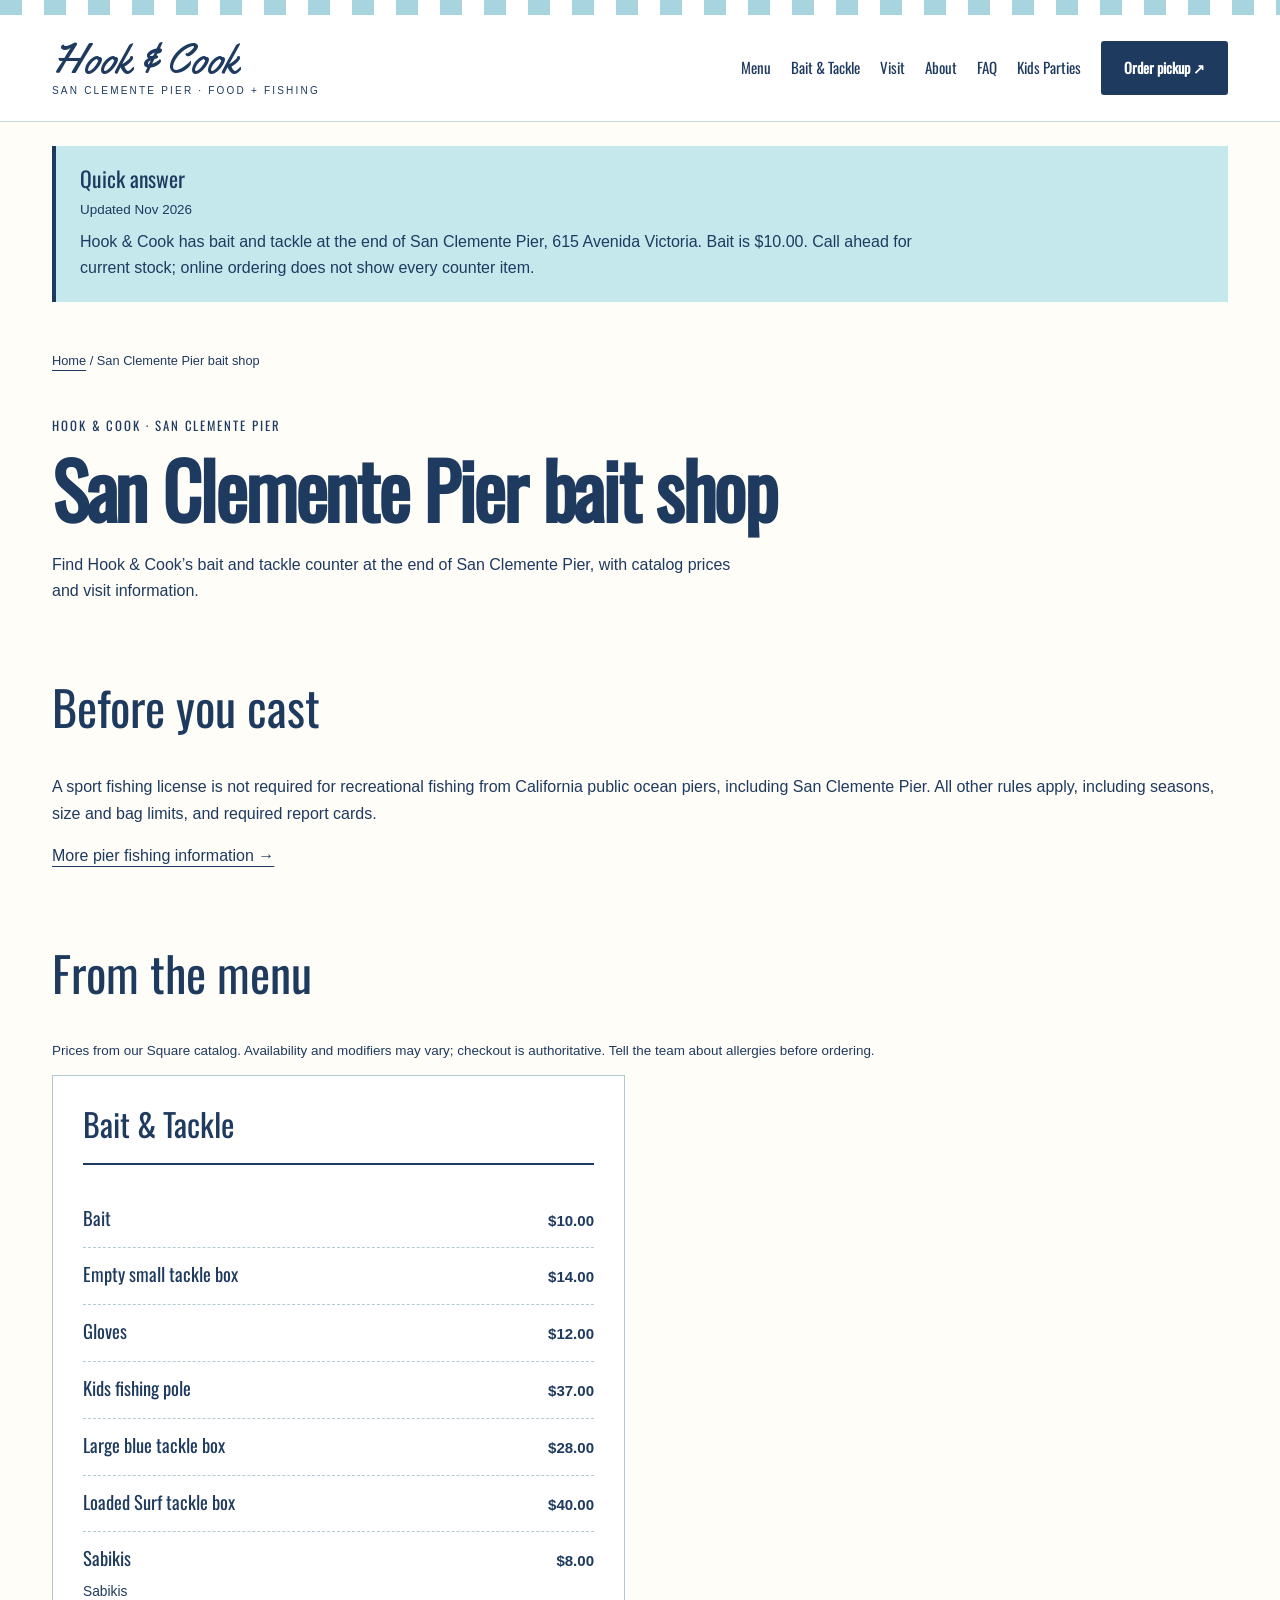
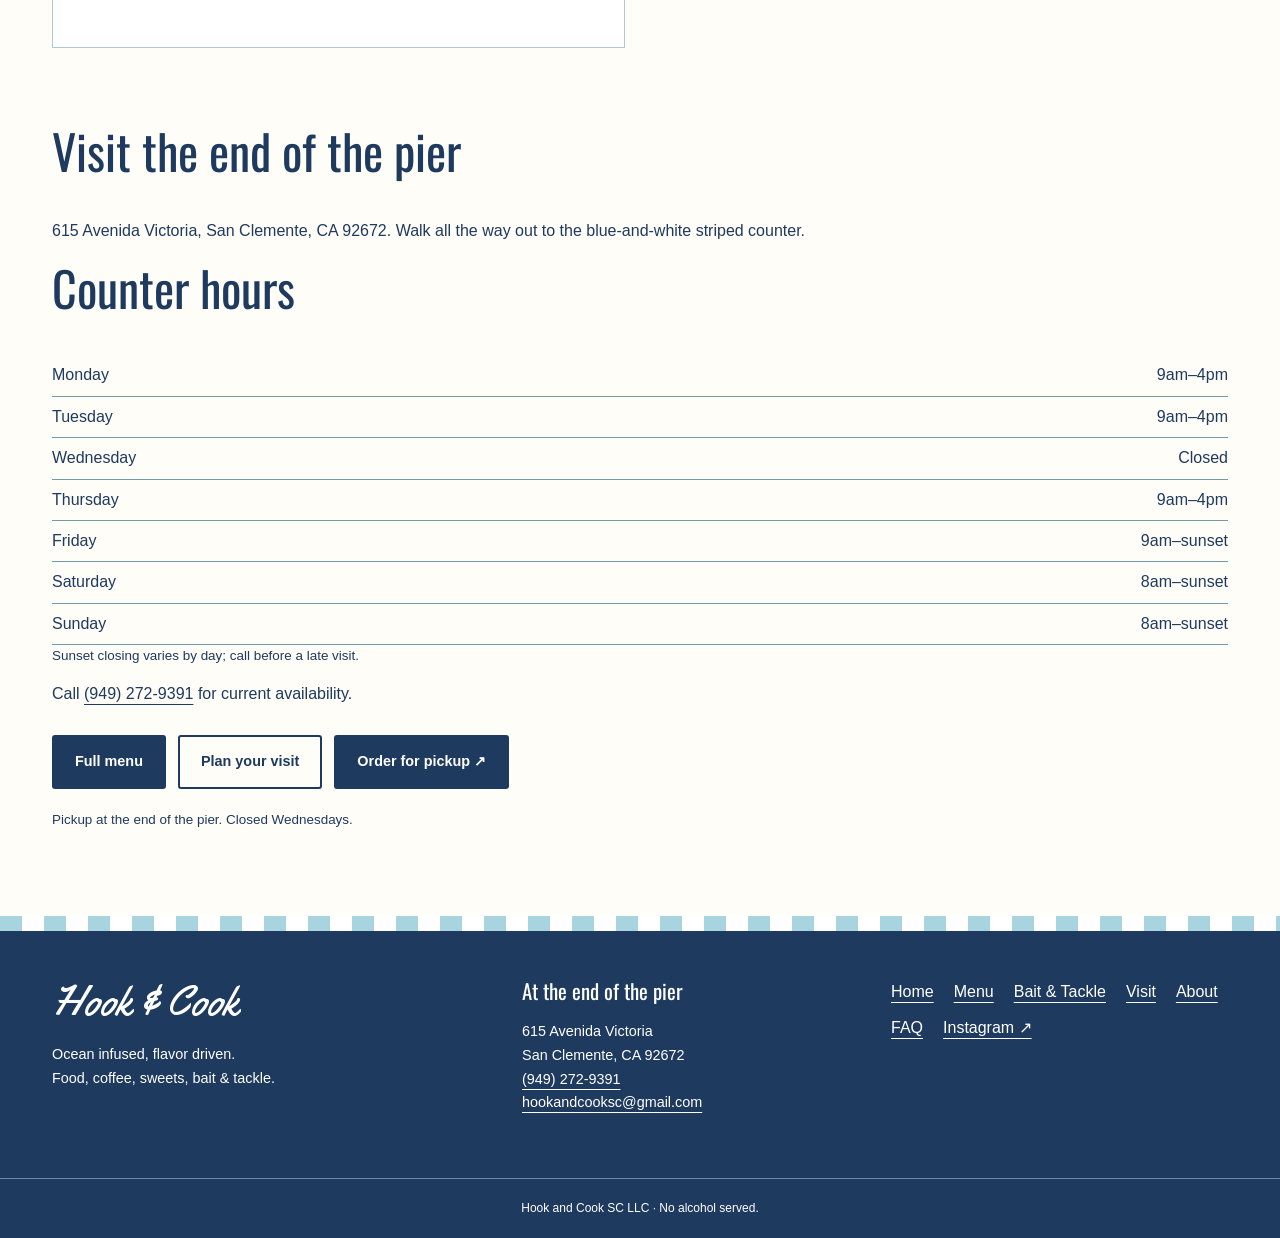
<file: san-clemente-pier-bait-shop.html>
<!doctype html><html lang="en"><head><meta charset="utf-8"><meta name="viewport" content="width=device-width, initial-scale=1"><title>San Clemente Pier bait shop | Hook &amp; Cook</title><meta name="description" content="Find Hook &amp; Cook’s bait and tackle counter at the end of San Clemente Pier, with catalog prices and visit information."><link rel="canonical" href="https://hookandcooksc.com/san-clemente-pier-bait-shop.html"><meta name="theme-color" content="#1e3a5f"><meta name="robots" content="index,follow"><meta property="og:type" content="website"><meta property="og:locale" content="en_US"><meta property="og:site_name" content="Hook &amp; Cook"><meta property="og:title" content="San Clemente Pier bait shop | Hook &amp; Cook"><meta property="og:description" content="Find Hook &amp; Cook’s bait and tackle counter at the end of San Clemente Pier, with catalog prices and visit information."><meta property="og:url" content="https://hookandcooksc.com/san-clemente-pier-bait-shop.html"><meta property="og:image" content="https://hookandcooksc.com/assets/og-image.jpg"><meta property="og:image:width" content="1200"><meta property="og:image:height" content="630"><meta property="og:image:alt" content="Hook &amp; Cook at the end of San Clemente Pier"><meta name="twitter:card" content="summary_large_image"><meta name="twitter:title" content="San Clemente Pier bait shop | Hook &amp; Cook"><meta name="twitter:description" content="Find Hook &amp; Cook’s bait and tackle counter at the end of San Clemente Pier, with catalog prices and visit information."><meta name="twitter:image" content="https://hookandcooksc.com/assets/og-image.jpg"><link rel="icon" href="assets/favicon.ico" sizes="48x48"><link rel="icon" type="image/svg+xml" href="assets/badge.svg"><link rel="apple-touch-icon" href="assets/icon-180.png"><link rel="manifest" href="site.webmanifest"><link rel="preload" href="assets/caps.woff2" as="font" type="font/woff2" crossorigin><link rel="preload" href="assets/script.woff2" as="font" type="font/woff2" crossorigin><style>@font-face{font-family:Yellowtail;src:url(assets/script.woff2) format('woff2');font-display:swap}@font-face{font-family:Oswald;src:url(assets/caps.woff2) format('woff2');font-display:swap}:root{--navy:#1e3a5f;--sky:#a8d4e0;--aqua:#c5e8ed;--mint:#48c9b0;--paper:#fffdf7}*{box-sizing:border-box}html{scroll-behavior:smooth;scroll-padding-top:25px}body{margin:0;background:var(--paper);color:var(--navy);font:16px/1.65 Arial,sans-serif}a{color:inherit;text-underline-offset:5px}a:hover{color:#275b78}a:focus-visible,summary:focus-visible{outline:3px solid #16675d;outline-offset:5px}img{display:block;width:100%;height:auto}picture{display:block}h1,h2,h3,p{margin-top:0}h1,h2,h3,.eyebrow,.number,.ribbon,nav{font-family:Oswald,'Arial Narrow',sans-serif}h1{font-size:clamp(3rem,7vw,6rem);line-height:1.03;font-weight:600;letter-spacing:-.03em;margin-bottom:24px}h2{font-size:clamp(2rem,4vw,3rem);line-height:1.15;font-weight:500}h3{font-size:1.4rem;line-height:1.3;font-weight:500}.script{font-family:Yellowtail,cursive}.tagline{font-size:clamp(1.8rem,3vw,2.6rem);line-height:1.2}.eyebrow,.number{font-size:.8rem;letter-spacing:.15em}.lead{font-size:1.15rem;max-width:600px}.small{font-size:.84rem}.draft{background:var(--navy);color:white;text-align:center;font-size:.72rem;letter-spacing:.08em;padding:7px 20px}.stripe{height:15px;background:repeating-linear-gradient(90deg,var(--sky) 0 22px,#fff 22px 44px)}header{background:#fff;border-bottom:1px solid #c7d9df}.header-inner{max-width:1240px;margin:auto;display:flex;align-items:center;justify-content:space-between;padding:22px 32px;gap:24px}.brand{text-decoration:none;white-space:nowrap}.wordmark{font-family:Yellowtail,cursive;font-size:2.6rem;line-height:1.1;display:block}.brand small{display:block;letter-spacing:.22em;font:10px/1.6 Arial,sans-serif;text-align:center}nav{display:flex;gap:20px;align-items:center;font-size:.94rem}nav a{text-decoration:none;white-space:nowrap;padding:8px 0}nav a[aria-current]{border-bottom:2px solid var(--navy)}.button{display:inline-block;padding:13px 21px;background:var(--navy);color:white;text-decoration:none;border:2px solid var(--navy);border-radius:3px;font-size:.9rem;font-weight:bold}.button:hover{background:#284c75;color:white}.button.outline{background:transparent;color:var(--navy)}.button.outline:hover{background:var(--aqua)}.actions{display:flex;flex-wrap:wrap;gap:12px;margin:28px 0 20px}.skip{position:absolute;left:10px;top:-100px;background:#fff;padding:12px;z-index:20}.skip:focus{top:10px}.wrap{max-width:1240px;margin:auto;padding:0 32px}.hero{display:grid;grid-template-columns:1fr 1fr;align-items:center;gap:68px;padding:70px 0}.hero-photo{position:relative;transform:rotate(1deg);padding:12px 12px 0;background:#fff;box-shadow:0 8px 30px #1e3a5f16;border:1px solid #d1e0e5}.hero-photo img{aspect-ratio:1.05;object-fit:cover}.photo-note{display:block;padding:15px 0;font-size:10px;letter-spacing:.14em;text-align:center}.ribbon{border-top:1px solid #9db9c4;border-bottom:1px solid #9db9c4;display:flex;justify-content:space-around;padding:20px 0;letter-spacing:.14em;font-size:.9rem;gap:12px}.section{margin:75px 0}.cards{display:grid;grid-template-columns:repeat(3,1fr);gap:24px}.card{display:block;text-decoration:none;border:1px solid #a9c5cf;background:white;padding:30px}.card h3{margin-top:25px}.card>span:last-child{font-weight:bold;font-size:.85rem}.split{display:grid;grid-template-columns:1fr 1fr;gap:65px;align-items:center}.split img{border-radius:3px}.aqua{background:var(--aqua);padding:44px;border-radius:4px}.hours{margin:0}.hours div{display:flex;justify-content:space-between;border-bottom:1px solid #729ba8;padding:7px 0;gap:24px}.hours dd{margin:0}.quick-answer{margin:24px 0;padding:20px 24px;background:var(--aqua);border-left:4px solid var(--navy)}.quick-answer h2{font-size:1.35rem;margin:0 0 8px}.quick-answer p{max-width:850px;margin:8px 0 0}.breadcrumb{font-size:.8rem;padding:24px 0}.page-heading{max-width:850px;margin:20px 0 45px}.page-heading h1{font-size:clamp(2.8rem,6vw,4.8rem)}.page-heading p{max-width:700px}.menu-grid{display:grid;grid-template-columns:1fr 1fr;gap:30px;align-items:start}.menu-section{border:1px solid #afc9d1;padding:30px;background:white;scroll-margin-top:20px}.menu-section h2{padding-bottom:20px;border-bottom:2px solid var(--navy);font-size:2rem}.menu-item{border-bottom:1px dashed #b5cbd2;padding:14px 0}.menu-item:last-child{border:0}.item-line{display:flex;justify-content:space-between;gap:18px;align-items:baseline}.item-line h3{font-size:1.16rem;margin:0}.price{white-space:nowrap;font-weight:bold;font-size:.94rem}.menu-item p{font-size:.86rem;margin:8px 0 0;line-height:1.5}.variant{font-style:italic}.section-nav{display:flex;gap:10px;flex-wrap:wrap;margin-bottom:24px}.section-nav a{padding:9px 13px;border:1px solid #8cabb9;font-size:.83rem;text-decoration:none;background:white}.section-nav a:hover{background:var(--aqua)}.badge{max-width:270px;justify-self:center}.faq-list{max-width:900px}details{border-bottom:1px solid #8fafbb;padding:20px 0}summary{font-family:Oswald,sans-serif;font-size:1.35rem;cursor:pointer;padding:5px 0}details p{margin:15px 0 0;max-width:800px}footer{margin-top:85px;background:var(--navy);color:white}footer a:hover{color:var(--aqua)}.footer-inner{max-width:1240px;margin:auto;padding:48px 32px;display:grid;grid-template-columns:1.3fr 1fr 1fr;gap:32px}.footer-inner .wordmark{margin-bottom:18px}.footer-inner p{font-size:.9rem}.footer-links{display:flex;flex-wrap:wrap;gap:10px 20px;align-content:start}.fineprint{border-top:1px solid #6e88a5;padding:20px 32px;text-align:center;font-size:.75rem}@media(max-width:900px){.header-inner{flex-direction:column;gap:16px}nav{flex-wrap:wrap;justify-content:center;gap:6px 18px}.hero{gap:30px;padding:40px 0}.cards{grid-template-columns:1fr}.split{gap:30px}.footer-inner{grid-template-columns:1fr 1fr}.hero-photo{transform:none}}@media(max-width:600px){.wrap{padding:0 22px}.header-inner{padding:20px 16px}.wordmark{font-size:2.35rem}nav{font-size:.94rem}nav .button{padding:8px 12px}.hero,.split,.menu-grid{grid-template-columns:1fr}.hero{padding:35px 0;gap:25px}.hero-photo{max-width:100%}.hero-photo img{aspect-ratio:1.25}.hero h1{font-size:3.65rem}.actions{gap:10px}.actions .button{padding:12px 15px}.ribbon{font-size:.66rem;letter-spacing:.06em;padding:16px 0}.section{margin:48px 0}.aqua{padding:27px}.menu-section{padding:23px}.item-line{gap:12px}.page-heading{margin-bottom:30px}.footer-inner{grid-template-columns:1fr;padding:35px 22px}.section-nav a{padding:10px 12px}.draft{font-size:.67rem}.badge{max-width:210px}.hero .lead{font-size:1.05rem}}@media(prefers-reduced-motion:reduce){html{scroll-behavior:auto}} .menu-section#merchandise{grid-column:1/-1}.menu-section#merchandise .menu-item{break-inside:avoid}.menu-section#merchandise{columns:2;column-gap:40px}.menu-section#merchandise>h2,.menu-section#merchandise>.eyebrow{column-span:all}@media(max-width:600px){.menu-section#merchandise{columns:1}}</style><script type="application/ld+json">{"@context": "https://schema.org", "@graph": [{"@type": "Restaurant", "@id": "https://hookandcooksc.com/#restaurant", "name": "Hook & Cook", "legalName": "Hook and Cook SC LLC", "url": "https://hookandcooksc.com/", "image": "https://hookandcooksc.com/assets/og-image.jpg", "address": {"@type": "PostalAddress", "streetAddress": "615 Avenida Victoria", "addressLocality": "San Clemente", "addressRegion": "CA", "postalCode": "92672", "addressCountry": "US"}, "geo": {"@type": "GeoCoordinates", "latitude": 33.4179, "longitude": -117.6233}, "telephone": "+19492729391", "servesCuisine": ["Seafood", "Baja-style", "Breakfast"], "priceRange": "$–$$", "openingHoursSpecification": [{"@type": "OpeningHoursSpecification", "dayOfWeek": "https://schema.org/Monday", "opens": "09:00", "closes": "16:00", "description": "Regular hours."}, {"@type": "OpeningHoursSpecification", "dayOfWeek": "https://schema.org/Tuesday", "opens": "09:00", "closes": "16:00", "description": "Regular hours."}, {"@type": "OpeningHoursSpecification", "dayOfWeek": "https://schema.org/Thursday", "opens": "09:00", "closes": "16:00", "description": "Regular hours."}, {"@type": "OpeningHoursSpecification", "dayOfWeek": "https://schema.org/Friday", "opens": "09:00", "description": "Closes at sunset; time varies by season. Call before a late visit."}, {"@type": "OpeningHoursSpecification", "dayOfWeek": "https://schema.org/Saturday", "opens": "08:00", "description": "Closes at sunset; time varies by season. Call before a late visit."}, {"@type": "OpeningHoursSpecification", "dayOfWeek": "https://schema.org/Sunday", "opens": "08:00", "description": "Closes at sunset; time varies by season. Call before a late visit."}], "hasMenu": "https://hookandcooksc.com/menu.html#menu", "acceptsReservations": false, "potentialAction": {"@type": "OrderAction", "target": "https://cash.app/$hookcookus"}, "sameAs": ["https://www.instagram.com/hookandcookscpier/"]}, {"@type": "SportingGoodsStore", "@id": "https://hookandcooksc.com/#bait-store", "name": "Hook & Cook Bait & Tackle", "url": "https://hookandcooksc.com/fishing.html", "address": {"@type": "PostalAddress", "streetAddress": "615 Avenida Victoria", "addressLocality": "San Clemente", "addressRegion": "CA", "postalCode": "92672", "addressCountry": "US"}, "telephone": "+19492729391", "image": "https://hookandcooksc.com/assets/pier-shack.jpg", "parentOrganization": {"@id": "https://hookandcooksc.com/#restaurant"}}, {"@type": "BreadcrumbList", "itemListElement": [{"@type": "ListItem", "position": 1, "name": "Home", "item": "https://hookandcooksc.com/"}, {"@type": "ListItem", "position": 2, "name": "San Clemente Pier bait shop", "item": "https://hookandcooksc.com/san-clemente-pier-bait-shop.html"}]}]}</script></head><body><a class="skip" href="#main">Skip to content</a><div class="stripe"></div><header><div class="header-inner"><a class="brand" href="index.html" aria-label="Hook &amp; Cook home"><span class="wordmark">Hook &amp; Cook</span><small>SAN CLEMENTE PIER · FOOD + FISHING</small></a><nav aria-label="Main navigation"><a href="menu.html" >Menu</a><a href="fishing.html" >Bait & Tackle</a><a href="visit.html" >Visit</a><a href="about.html" >About</a><a href="faq.html" >FAQ</a><a href="parties.html" >Kids Parties</a><a class="button" href="https://cash.app/$hookcookus" target="_blank" rel="noopener">Order pickup ↗</a></nav></div></header><main id="main" class="wrap"><aside class="quick-answer" aria-labelledby="quick-answer-title"><h2 id="quick-answer-title">Quick answer</h2><p class="small">Updated Nov 2026</p><p>Hook &amp; Cook has bait and tackle at the end of San Clemente Pier, 615 Avenida Victoria. Bait is $10.00. Call ahead for current stock; online ordering does not show every counter item.</p></aside><div class="breadcrumb"><a href="index.html">Home</a> / San Clemente Pier bait shop</div><div class="page-heading"><p class="eyebrow">HOOK & COOK · SAN CLEMENTE PIER</p><h1>San Clemente Pier bait shop</h1><p>Find Hook &amp; Cook’s bait and tackle counter at the end of San Clemente Pier, with catalog prices and visit information.</p></div><section class="section"><h2>Before you cast</h2><p>A sport fishing license is not required for recreational fishing from California public ocean piers, including San Clemente Pier. All other rules apply, including seasons, size and bag limits, and required report cards.</p><a href="fishing.html">More pier fishing information →</a></section><section class="section"><h2>From the menu</h2><p class="small">Prices from our Square catalog. Availability and modifiers may vary; checkout is authoritative. Tell the team about allergies before ordering.</p><div class="menu-grid"><section class="menu-section"><h2>Bait &amp; Tackle</h2><article class="menu-item" data-menu-id="BHC2TSPWGSGDMPUYJRKDUUD5"><div class="item-line"><h3>Bait</h3><span class="price">$10.00</span></div></article><article class="menu-item" data-menu-id="2YBBEVBBVBG7WUTL4DAPDNCH"><div class="item-line"><h3>Empty small tackle box</h3><span class="price">$14.00</span></div></article><article class="menu-item" data-menu-id="K6BJUM3MWHFQJPCUDYO5C7EA"><div class="item-line"><h3>Gloves</h3><span class="price">$12.00</span></div></article><article class="menu-item" data-menu-id="NL2GKLELDBSFX2M745DSOA5L"><div class="item-line"><h3>Kids fishing pole</h3><span class="price">$37.00</span></div></article><article class="menu-item" data-menu-id="UUAIAHL6TO5ZLTZZJDBKQAFQ"><div class="item-line"><h3>Large blue tackle box</h3><span class="price">$28.00</span></div></article><article class="menu-item" data-menu-id="BSG7ZDB4A7B5J2ZANNGER6MQ"><div class="item-line"><h3>Loaded Surf tackle box</h3><span class="price">$40.00</span></div></article><article class="menu-item" data-menu-id="FTNMJERGS4L73B3XN4M3S2MR"><div class="item-line"><h3>Sabikis</h3><span class="price">$8.00</span></div><p>Sabikis</p></article></section></div></section><section class="section"><h2>Visit the end of the pier</h2><p>615 Avenida Victoria, San Clemente, CA 92672. Walk all the way out to the blue-and-white striped counter.</p><h2>Counter hours</h2><dl class="hours"><div><dt>Monday</dt><dd>9am–4pm</dd></div><div><dt>Tuesday</dt><dd>9am–4pm</dd></div><div><dt>Wednesday</dt><dd>Closed</dd></div><div><dt>Thursday</dt><dd>9am–4pm</dd></div><div><dt>Friday</dt><dd>9am–sunset</dd></div><div><dt>Saturday</dt><dd>8am–sunset</dd></div><div><dt>Sunday</dt><dd>8am–sunset</dd></div></dl><p class="small">Sunset closing varies by day; call before a late visit.</p><p>Call <a href="tel:+19492729391">(949) 272-9391</a> for current availability.</p><div class="actions"><a class="button" href="menu.html">Full menu</a><a class="button outline" href="visit.html">Plan your visit</a><a class="button" href="https://cash.app/$hookcookus" target="_blank" rel="noopener">Order for pickup ↗</a></div><p class="small">Pickup at the end of the pier. Closed Wednesdays.</p></section></main><footer><div class="stripe"></div><div class="footer-inner"><div><span class="wordmark">Hook &amp; Cook</span><p>Ocean infused, flavor driven.<br>Food, coffee, sweets, bait & tackle.</p></div><div><h2 style="font-size:1.3rem">At the end of the pier</h2><p>615 Avenida Victoria<br>San Clemente, CA 92672<br><a href="tel:+19492729391">(949) 272-9391</a><br><a href="mailto:hookandcooksc@gmail.com">hookandcooksc@gmail.com</a></p></div><div class="footer-links"><a href="index.html">Home</a><a href="menu.html">Menu</a><a href="fishing.html">Bait & Tackle</a><a href="visit.html">Visit</a><a href="about.html">About</a><a href="faq.html">FAQ</a><a href="https://www.instagram.com/hookandcookscpier/">Instagram ↗</a></div></div><div class="fineprint">Hook and Cook SC LLC · No alcohol served.</div></footer></body></html>
</file>
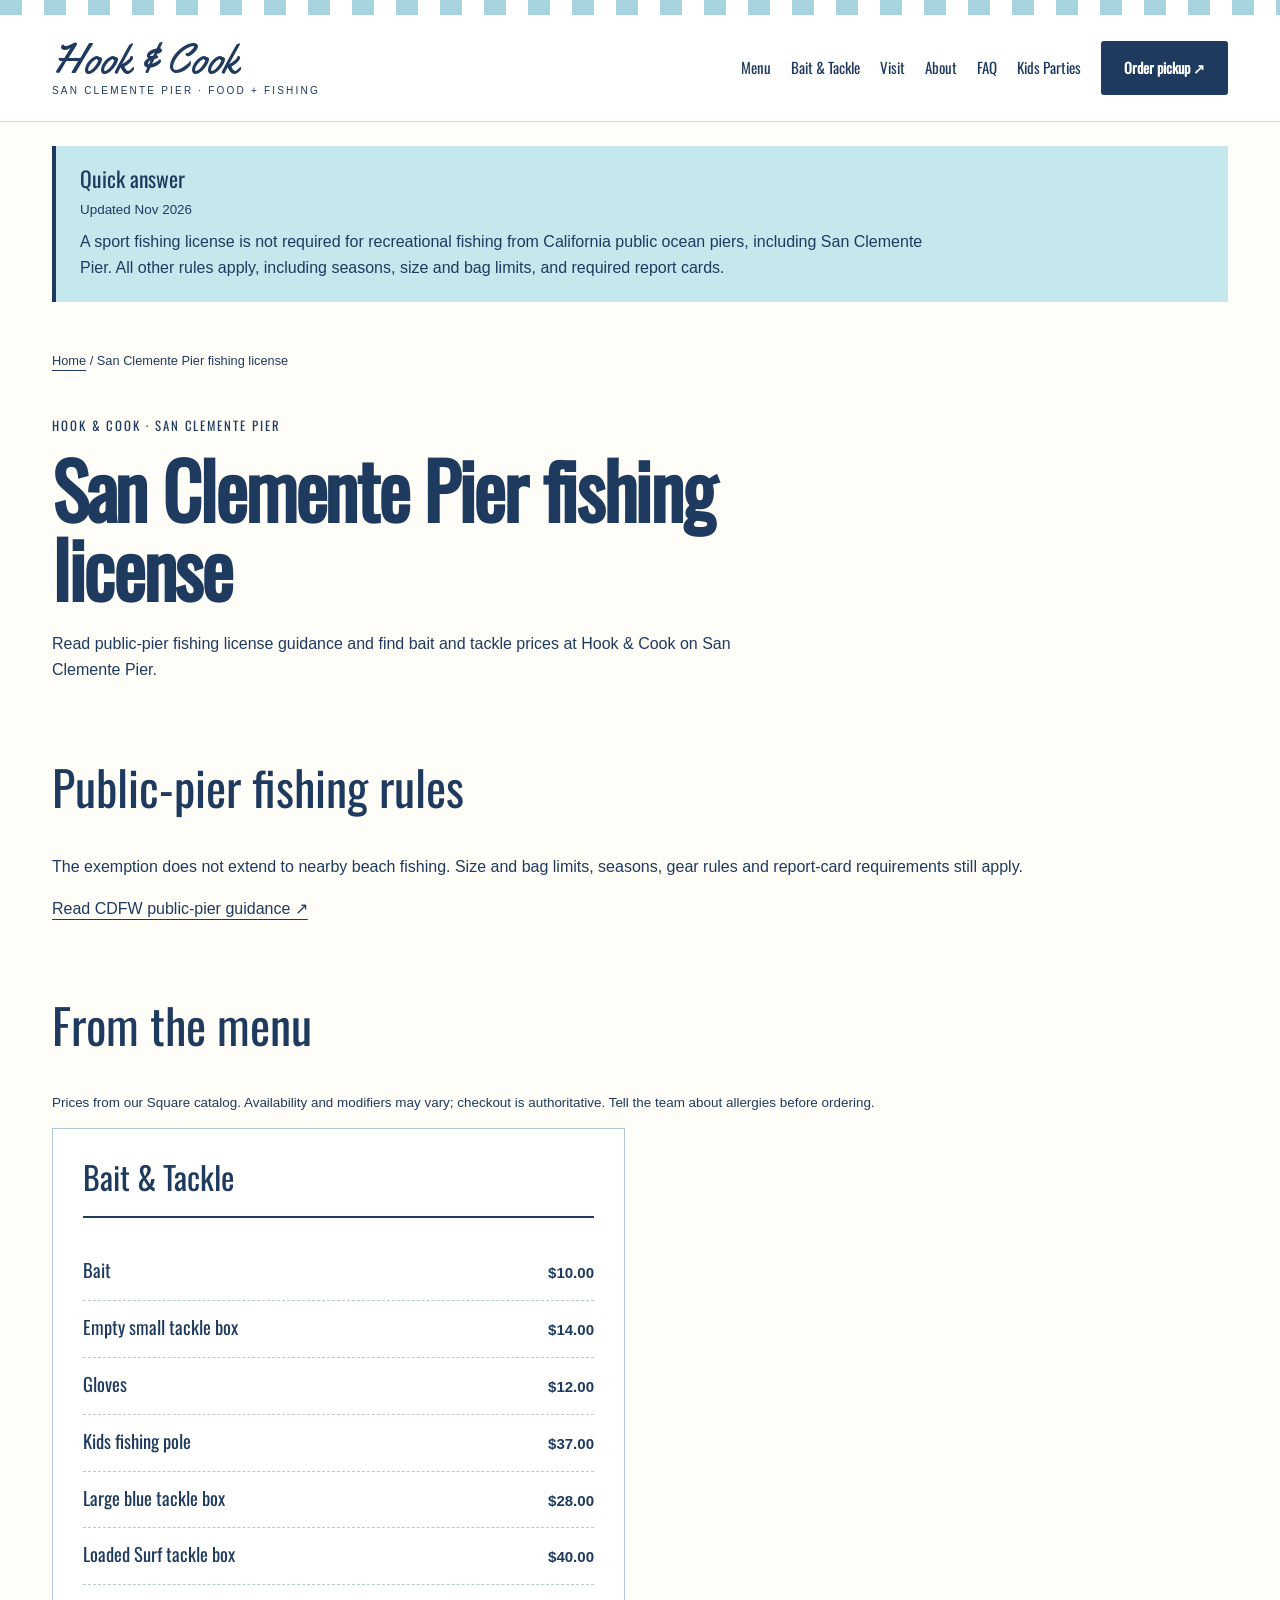
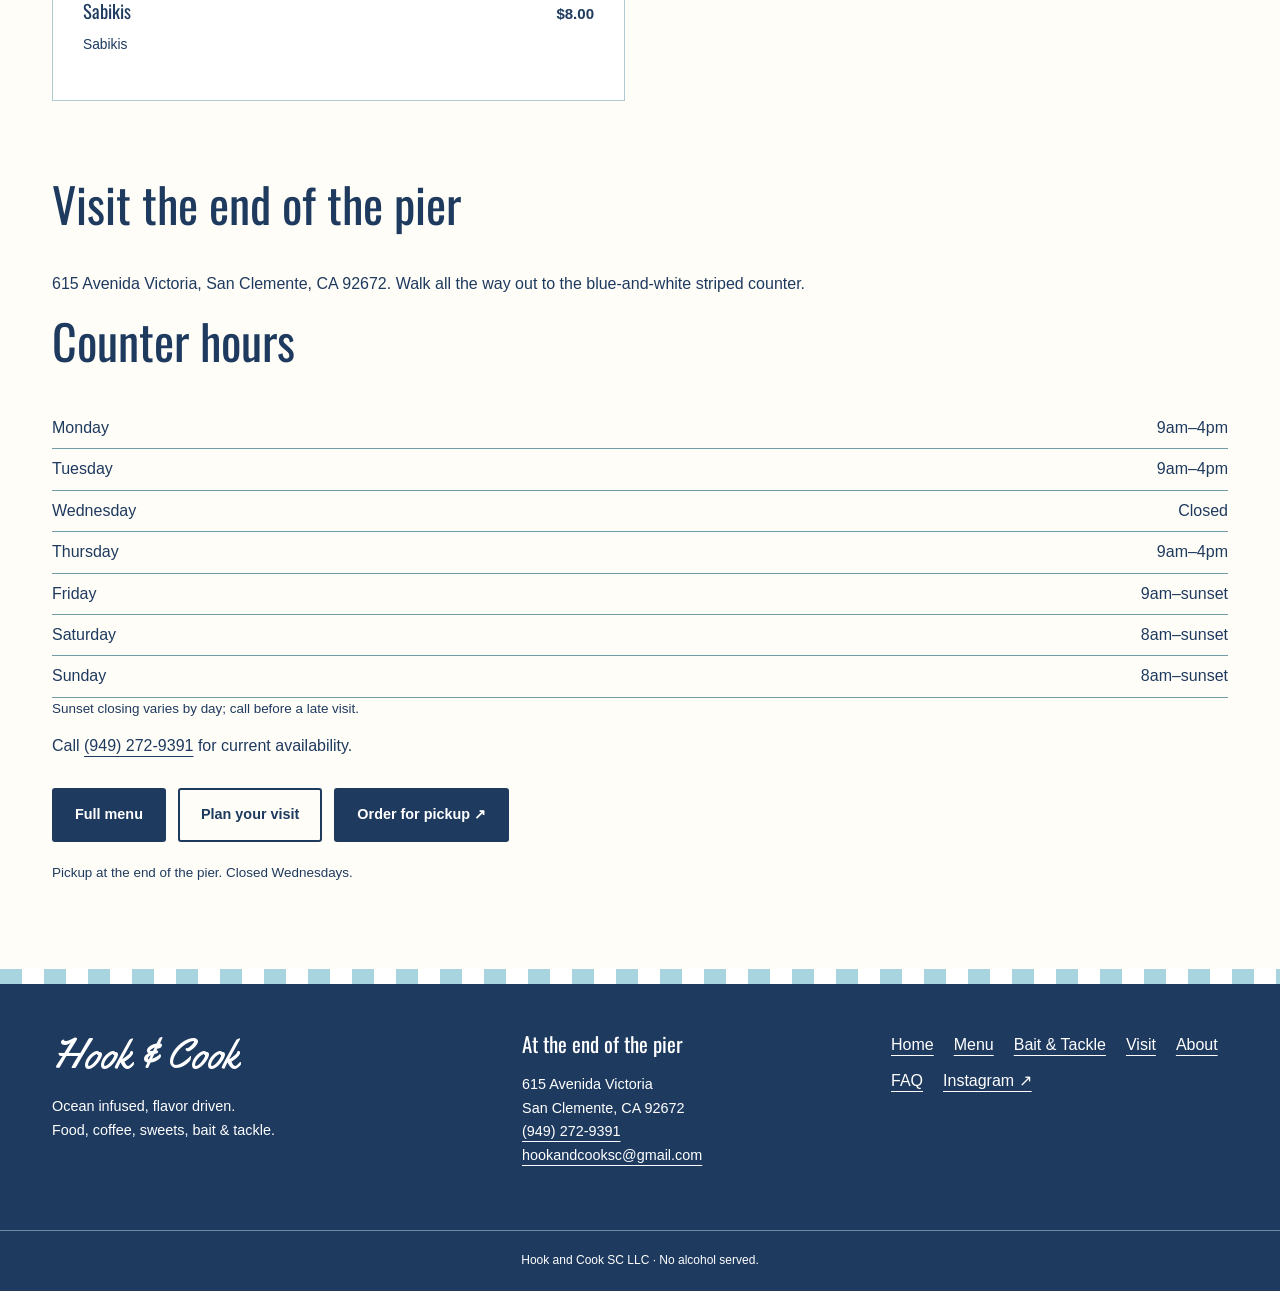
<file: san-clemente-pier-fishing-license.html>
<!doctype html><html lang="en"><head><meta charset="utf-8"><meta name="viewport" content="width=device-width, initial-scale=1"><title>San Clemente Pier fishing license | Hook &amp; Cook</title><meta name="description" content="Read public-pier fishing license guidance and find bait and tackle prices at Hook &amp; Cook on San Clemente Pier."><link rel="canonical" href="https://hookandcooksc.com/san-clemente-pier-fishing-license.html"><meta name="theme-color" content="#1e3a5f"><meta name="robots" content="index,follow"><meta property="og:type" content="website"><meta property="og:locale" content="en_US"><meta property="og:site_name" content="Hook &amp; Cook"><meta property="og:title" content="San Clemente Pier fishing license | Hook &amp; Cook"><meta property="og:description" content="Read public-pier fishing license guidance and find bait and tackle prices at Hook &amp; Cook on San Clemente Pier."><meta property="og:url" content="https://hookandcooksc.com/san-clemente-pier-fishing-license.html"><meta property="og:image" content="https://hookandcooksc.com/assets/og-image.jpg"><meta property="og:image:width" content="1200"><meta property="og:image:height" content="630"><meta property="og:image:alt" content="Hook &amp; Cook at the end of San Clemente Pier"><meta name="twitter:card" content="summary_large_image"><meta name="twitter:title" content="San Clemente Pier fishing license | Hook &amp; Cook"><meta name="twitter:description" content="Read public-pier fishing license guidance and find bait and tackle prices at Hook &amp; Cook on San Clemente Pier."><meta name="twitter:image" content="https://hookandcooksc.com/assets/og-image.jpg"><link rel="icon" href="assets/favicon.ico" sizes="48x48"><link rel="icon" type="image/svg+xml" href="assets/badge.svg"><link rel="apple-touch-icon" href="assets/icon-180.png"><link rel="manifest" href="site.webmanifest"><link rel="preload" href="assets/caps.woff2" as="font" type="font/woff2" crossorigin><link rel="preload" href="assets/script.woff2" as="font" type="font/woff2" crossorigin><style>@font-face{font-family:Yellowtail;src:url(assets/script.woff2) format('woff2');font-display:swap}@font-face{font-family:Oswald;src:url(assets/caps.woff2) format('woff2');font-display:swap}:root{--navy:#1e3a5f;--sky:#a8d4e0;--aqua:#c5e8ed;--mint:#48c9b0;--paper:#fffdf7}*{box-sizing:border-box}html{scroll-behavior:smooth;scroll-padding-top:25px}body{margin:0;background:var(--paper);color:var(--navy);font:16px/1.65 Arial,sans-serif}a{color:inherit;text-underline-offset:5px}a:hover{color:#275b78}a:focus-visible,summary:focus-visible{outline:3px solid #16675d;outline-offset:5px}img{display:block;width:100%;height:auto}picture{display:block}h1,h2,h3,p{margin-top:0}h1,h2,h3,.eyebrow,.number,.ribbon,nav{font-family:Oswald,'Arial Narrow',sans-serif}h1{font-size:clamp(3rem,7vw,6rem);line-height:1.03;font-weight:600;letter-spacing:-.03em;margin-bottom:24px}h2{font-size:clamp(2rem,4vw,3rem);line-height:1.15;font-weight:500}h3{font-size:1.4rem;line-height:1.3;font-weight:500}.script{font-family:Yellowtail,cursive}.tagline{font-size:clamp(1.8rem,3vw,2.6rem);line-height:1.2}.eyebrow,.number{font-size:.8rem;letter-spacing:.15em}.lead{font-size:1.15rem;max-width:600px}.small{font-size:.84rem}.draft{background:var(--navy);color:white;text-align:center;font-size:.72rem;letter-spacing:.08em;padding:7px 20px}.stripe{height:15px;background:repeating-linear-gradient(90deg,var(--sky) 0 22px,#fff 22px 44px)}header{background:#fff;border-bottom:1px solid #c7d9df}.header-inner{max-width:1240px;margin:auto;display:flex;align-items:center;justify-content:space-between;padding:22px 32px;gap:24px}.brand{text-decoration:none;white-space:nowrap}.wordmark{font-family:Yellowtail,cursive;font-size:2.6rem;line-height:1.1;display:block}.brand small{display:block;letter-spacing:.22em;font:10px/1.6 Arial,sans-serif;text-align:center}nav{display:flex;gap:20px;align-items:center;font-size:.94rem}nav a{text-decoration:none;white-space:nowrap;padding:8px 0}nav a[aria-current]{border-bottom:2px solid var(--navy)}.button{display:inline-block;padding:13px 21px;background:var(--navy);color:white;text-decoration:none;border:2px solid var(--navy);border-radius:3px;font-size:.9rem;font-weight:bold}.button:hover{background:#284c75;color:white}.button.outline{background:transparent;color:var(--navy)}.button.outline:hover{background:var(--aqua)}.actions{display:flex;flex-wrap:wrap;gap:12px;margin:28px 0 20px}.skip{position:absolute;left:10px;top:-100px;background:#fff;padding:12px;z-index:20}.skip:focus{top:10px}.wrap{max-width:1240px;margin:auto;padding:0 32px}.hero{display:grid;grid-template-columns:1fr 1fr;align-items:center;gap:68px;padding:70px 0}.hero-photo{position:relative;transform:rotate(1deg);padding:12px 12px 0;background:#fff;box-shadow:0 8px 30px #1e3a5f16;border:1px solid #d1e0e5}.hero-photo img{aspect-ratio:1.05;object-fit:cover}.photo-note{display:block;padding:15px 0;font-size:10px;letter-spacing:.14em;text-align:center}.ribbon{border-top:1px solid #9db9c4;border-bottom:1px solid #9db9c4;display:flex;justify-content:space-around;padding:20px 0;letter-spacing:.14em;font-size:.9rem;gap:12px}.section{margin:75px 0}.cards{display:grid;grid-template-columns:repeat(3,1fr);gap:24px}.card{display:block;text-decoration:none;border:1px solid #a9c5cf;background:white;padding:30px}.card h3{margin-top:25px}.card>span:last-child{font-weight:bold;font-size:.85rem}.split{display:grid;grid-template-columns:1fr 1fr;gap:65px;align-items:center}.split img{border-radius:3px}.aqua{background:var(--aqua);padding:44px;border-radius:4px}.hours{margin:0}.hours div{display:flex;justify-content:space-between;border-bottom:1px solid #729ba8;padding:7px 0;gap:24px}.hours dd{margin:0}.quick-answer{margin:24px 0;padding:20px 24px;background:var(--aqua);border-left:4px solid var(--navy)}.quick-answer h2{font-size:1.35rem;margin:0 0 8px}.quick-answer p{max-width:850px;margin:8px 0 0}.breadcrumb{font-size:.8rem;padding:24px 0}.page-heading{max-width:850px;margin:20px 0 45px}.page-heading h1{font-size:clamp(2.8rem,6vw,4.8rem)}.page-heading p{max-width:700px}.menu-grid{display:grid;grid-template-columns:1fr 1fr;gap:30px;align-items:start}.menu-section{border:1px solid #afc9d1;padding:30px;background:white;scroll-margin-top:20px}.menu-section h2{padding-bottom:20px;border-bottom:2px solid var(--navy);font-size:2rem}.menu-item{border-bottom:1px dashed #b5cbd2;padding:14px 0}.menu-item:last-child{border:0}.item-line{display:flex;justify-content:space-between;gap:18px;align-items:baseline}.item-line h3{font-size:1.16rem;margin:0}.price{white-space:nowrap;font-weight:bold;font-size:.94rem}.menu-item p{font-size:.86rem;margin:8px 0 0;line-height:1.5}.variant{font-style:italic}.section-nav{display:flex;gap:10px;flex-wrap:wrap;margin-bottom:24px}.section-nav a{padding:9px 13px;border:1px solid #8cabb9;font-size:.83rem;text-decoration:none;background:white}.section-nav a:hover{background:var(--aqua)}.badge{max-width:270px;justify-self:center}.faq-list{max-width:900px}details{border-bottom:1px solid #8fafbb;padding:20px 0}summary{font-family:Oswald,sans-serif;font-size:1.35rem;cursor:pointer;padding:5px 0}details p{margin:15px 0 0;max-width:800px}footer{margin-top:85px;background:var(--navy);color:white}footer a:hover{color:var(--aqua)}.footer-inner{max-width:1240px;margin:auto;padding:48px 32px;display:grid;grid-template-columns:1.3fr 1fr 1fr;gap:32px}.footer-inner .wordmark{margin-bottom:18px}.footer-inner p{font-size:.9rem}.footer-links{display:flex;flex-wrap:wrap;gap:10px 20px;align-content:start}.fineprint{border-top:1px solid #6e88a5;padding:20px 32px;text-align:center;font-size:.75rem}@media(max-width:900px){.header-inner{flex-direction:column;gap:16px}nav{flex-wrap:wrap;justify-content:center;gap:6px 18px}.hero{gap:30px;padding:40px 0}.cards{grid-template-columns:1fr}.split{gap:30px}.footer-inner{grid-template-columns:1fr 1fr}.hero-photo{transform:none}}@media(max-width:600px){.wrap{padding:0 22px}.header-inner{padding:20px 16px}.wordmark{font-size:2.35rem}nav{font-size:.94rem}nav .button{padding:8px 12px}.hero,.split,.menu-grid{grid-template-columns:1fr}.hero{padding:35px 0;gap:25px}.hero-photo{max-width:100%}.hero-photo img{aspect-ratio:1.25}.hero h1{font-size:3.65rem}.actions{gap:10px}.actions .button{padding:12px 15px}.ribbon{font-size:.66rem;letter-spacing:.06em;padding:16px 0}.section{margin:48px 0}.aqua{padding:27px}.menu-section{padding:23px}.item-line{gap:12px}.page-heading{margin-bottom:30px}.footer-inner{grid-template-columns:1fr;padding:35px 22px}.section-nav a{padding:10px 12px}.draft{font-size:.67rem}.badge{max-width:210px}.hero .lead{font-size:1.05rem}}@media(prefers-reduced-motion:reduce){html{scroll-behavior:auto}} .menu-section#merchandise{grid-column:1/-1}.menu-section#merchandise .menu-item{break-inside:avoid}.menu-section#merchandise{columns:2;column-gap:40px}.menu-section#merchandise>h2,.menu-section#merchandise>.eyebrow{column-span:all}@media(max-width:600px){.menu-section#merchandise{columns:1}}</style><script type="application/ld+json">{"@context": "https://schema.org", "@graph": [{"@type": "Restaurant", "@id": "https://hookandcooksc.com/#restaurant", "name": "Hook & Cook", "legalName": "Hook and Cook SC LLC", "url": "https://hookandcooksc.com/", "image": "https://hookandcooksc.com/assets/og-image.jpg", "address": {"@type": "PostalAddress", "streetAddress": "615 Avenida Victoria", "addressLocality": "San Clemente", "addressRegion": "CA", "postalCode": "92672", "addressCountry": "US"}, "geo": {"@type": "GeoCoordinates", "latitude": 33.4179, "longitude": -117.6233}, "telephone": "+19492729391", "servesCuisine": ["Seafood", "Baja-style", "Breakfast"], "priceRange": "$–$$", "openingHoursSpecification": [{"@type": "OpeningHoursSpecification", "dayOfWeek": "https://schema.org/Monday", "opens": "09:00", "closes": "16:00", "description": "Regular hours."}, {"@type": "OpeningHoursSpecification", "dayOfWeek": "https://schema.org/Tuesday", "opens": "09:00", "closes": "16:00", "description": "Regular hours."}, {"@type": "OpeningHoursSpecification", "dayOfWeek": "https://schema.org/Thursday", "opens": "09:00", "closes": "16:00", "description": "Regular hours."}, {"@type": "OpeningHoursSpecification", "dayOfWeek": "https://schema.org/Friday", "opens": "09:00", "description": "Closes at sunset; time varies by season. Call before a late visit."}, {"@type": "OpeningHoursSpecification", "dayOfWeek": "https://schema.org/Saturday", "opens": "08:00", "description": "Closes at sunset; time varies by season. Call before a late visit."}, {"@type": "OpeningHoursSpecification", "dayOfWeek": "https://schema.org/Sunday", "opens": "08:00", "description": "Closes at sunset; time varies by season. Call before a late visit."}], "hasMenu": "https://hookandcooksc.com/menu.html#menu", "acceptsReservations": false, "potentialAction": {"@type": "OrderAction", "target": "https://cash.app/$hookcookus"}, "sameAs": ["https://www.instagram.com/hookandcookscpier/"]}, {"@type": "SportingGoodsStore", "@id": "https://hookandcooksc.com/#bait-store", "name": "Hook & Cook Bait & Tackle", "url": "https://hookandcooksc.com/fishing.html", "address": {"@type": "PostalAddress", "streetAddress": "615 Avenida Victoria", "addressLocality": "San Clemente", "addressRegion": "CA", "postalCode": "92672", "addressCountry": "US"}, "telephone": "+19492729391", "image": "https://hookandcooksc.com/assets/pier-shack.jpg", "parentOrganization": {"@id": "https://hookandcooksc.com/#restaurant"}}, {"@type": "BreadcrumbList", "itemListElement": [{"@type": "ListItem", "position": 1, "name": "Home", "item": "https://hookandcooksc.com/"}, {"@type": "ListItem", "position": 2, "name": "San Clemente Pier fishing license", "item": "https://hookandcooksc.com/san-clemente-pier-fishing-license.html"}]}]}</script></head><body><a class="skip" href="#main">Skip to content</a><div class="stripe"></div><header><div class="header-inner"><a class="brand" href="index.html" aria-label="Hook &amp; Cook home"><span class="wordmark">Hook &amp; Cook</span><small>SAN CLEMENTE PIER · FOOD + FISHING</small></a><nav aria-label="Main navigation"><a href="menu.html" >Menu</a><a href="fishing.html" >Bait & Tackle</a><a href="visit.html" >Visit</a><a href="about.html" >About</a><a href="faq.html" >FAQ</a><a href="parties.html" >Kids Parties</a><a class="button" href="https://cash.app/$hookcookus" target="_blank" rel="noopener">Order pickup ↗</a></nav></div></header><main id="main" class="wrap"><aside class="quick-answer" aria-labelledby="quick-answer-title"><h2 id="quick-answer-title">Quick answer</h2><p class="small">Updated Nov 2026</p><p>A sport fishing license is not required for recreational fishing from California public ocean piers, including San Clemente Pier. All other rules apply, including seasons, size and bag limits, and required report cards.</p></aside><div class="breadcrumb"><a href="index.html">Home</a> / San Clemente Pier fishing license</div><div class="page-heading"><p class="eyebrow">HOOK & COOK · SAN CLEMENTE PIER</p><h1>San Clemente Pier fishing license</h1><p>Read public-pier fishing license guidance and find bait and tackle prices at Hook &amp; Cook on San Clemente Pier.</p></div><section class="section"><h2>Public-pier fishing rules</h2><p>The exemption does not extend to nearby beach fishing. Size and bag limits, seasons, gear rules and report-card requirements still apply.</p><a href="https://wildlife.ca.gov/Fishing/Ocean/Beach-Fishing">Read CDFW public-pier guidance ↗</a></section><section class="section"><h2>From the menu</h2><p class="small">Prices from our Square catalog. Availability and modifiers may vary; checkout is authoritative. Tell the team about allergies before ordering.</p><div class="menu-grid"><section class="menu-section"><h2>Bait &amp; Tackle</h2><article class="menu-item" data-menu-id="BHC2TSPWGSGDMPUYJRKDUUD5"><div class="item-line"><h3>Bait</h3><span class="price">$10.00</span></div></article><article class="menu-item" data-menu-id="2YBBEVBBVBG7WUTL4DAPDNCH"><div class="item-line"><h3>Empty small tackle box</h3><span class="price">$14.00</span></div></article><article class="menu-item" data-menu-id="K6BJUM3MWHFQJPCUDYO5C7EA"><div class="item-line"><h3>Gloves</h3><span class="price">$12.00</span></div></article><article class="menu-item" data-menu-id="NL2GKLELDBSFX2M745DSOA5L"><div class="item-line"><h3>Kids fishing pole</h3><span class="price">$37.00</span></div></article><article class="menu-item" data-menu-id="UUAIAHL6TO5ZLTZZJDBKQAFQ"><div class="item-line"><h3>Large blue tackle box</h3><span class="price">$28.00</span></div></article><article class="menu-item" data-menu-id="BSG7ZDB4A7B5J2ZANNGER6MQ"><div class="item-line"><h3>Loaded Surf tackle box</h3><span class="price">$40.00</span></div></article><article class="menu-item" data-menu-id="FTNMJERGS4L73B3XN4M3S2MR"><div class="item-line"><h3>Sabikis</h3><span class="price">$8.00</span></div><p>Sabikis</p></article></section></div></section><section class="section"><h2>Visit the end of the pier</h2><p>615 Avenida Victoria, San Clemente, CA 92672. Walk all the way out to the blue-and-white striped counter.</p><h2>Counter hours</h2><dl class="hours"><div><dt>Monday</dt><dd>9am–4pm</dd></div><div><dt>Tuesday</dt><dd>9am–4pm</dd></div><div><dt>Wednesday</dt><dd>Closed</dd></div><div><dt>Thursday</dt><dd>9am–4pm</dd></div><div><dt>Friday</dt><dd>9am–sunset</dd></div><div><dt>Saturday</dt><dd>8am–sunset</dd></div><div><dt>Sunday</dt><dd>8am–sunset</dd></div></dl><p class="small">Sunset closing varies by day; call before a late visit.</p><p>Call <a href="tel:+19492729391">(949) 272-9391</a> for current availability.</p><div class="actions"><a class="button" href="menu.html">Full menu</a><a class="button outline" href="visit.html">Plan your visit</a><a class="button" href="https://cash.app/$hookcookus" target="_blank" rel="noopener">Order for pickup ↗</a></div><p class="small">Pickup at the end of the pier. Closed Wednesdays.</p></section></main><footer><div class="stripe"></div><div class="footer-inner"><div><span class="wordmark">Hook &amp; Cook</span><p>Ocean infused, flavor driven.<br>Food, coffee, sweets, bait & tackle.</p></div><div><h2 style="font-size:1.3rem">At the end of the pier</h2><p>615 Avenida Victoria<br>San Clemente, CA 92672<br><a href="tel:+19492729391">(949) 272-9391</a><br><a href="mailto:hookandcooksc@gmail.com">hookandcooksc@gmail.com</a></p></div><div class="footer-links"><a href="index.html">Home</a><a href="menu.html">Menu</a><a href="fishing.html">Bait & Tackle</a><a href="visit.html">Visit</a><a href="about.html">About</a><a href="faq.html">FAQ</a><a href="https://www.instagram.com/hookandcookscpier/">Instagram ↗</a></div></div><div class="fineprint">Hook and Cook SC LLC · No alcohol served.</div></footer></body></html>
</file>
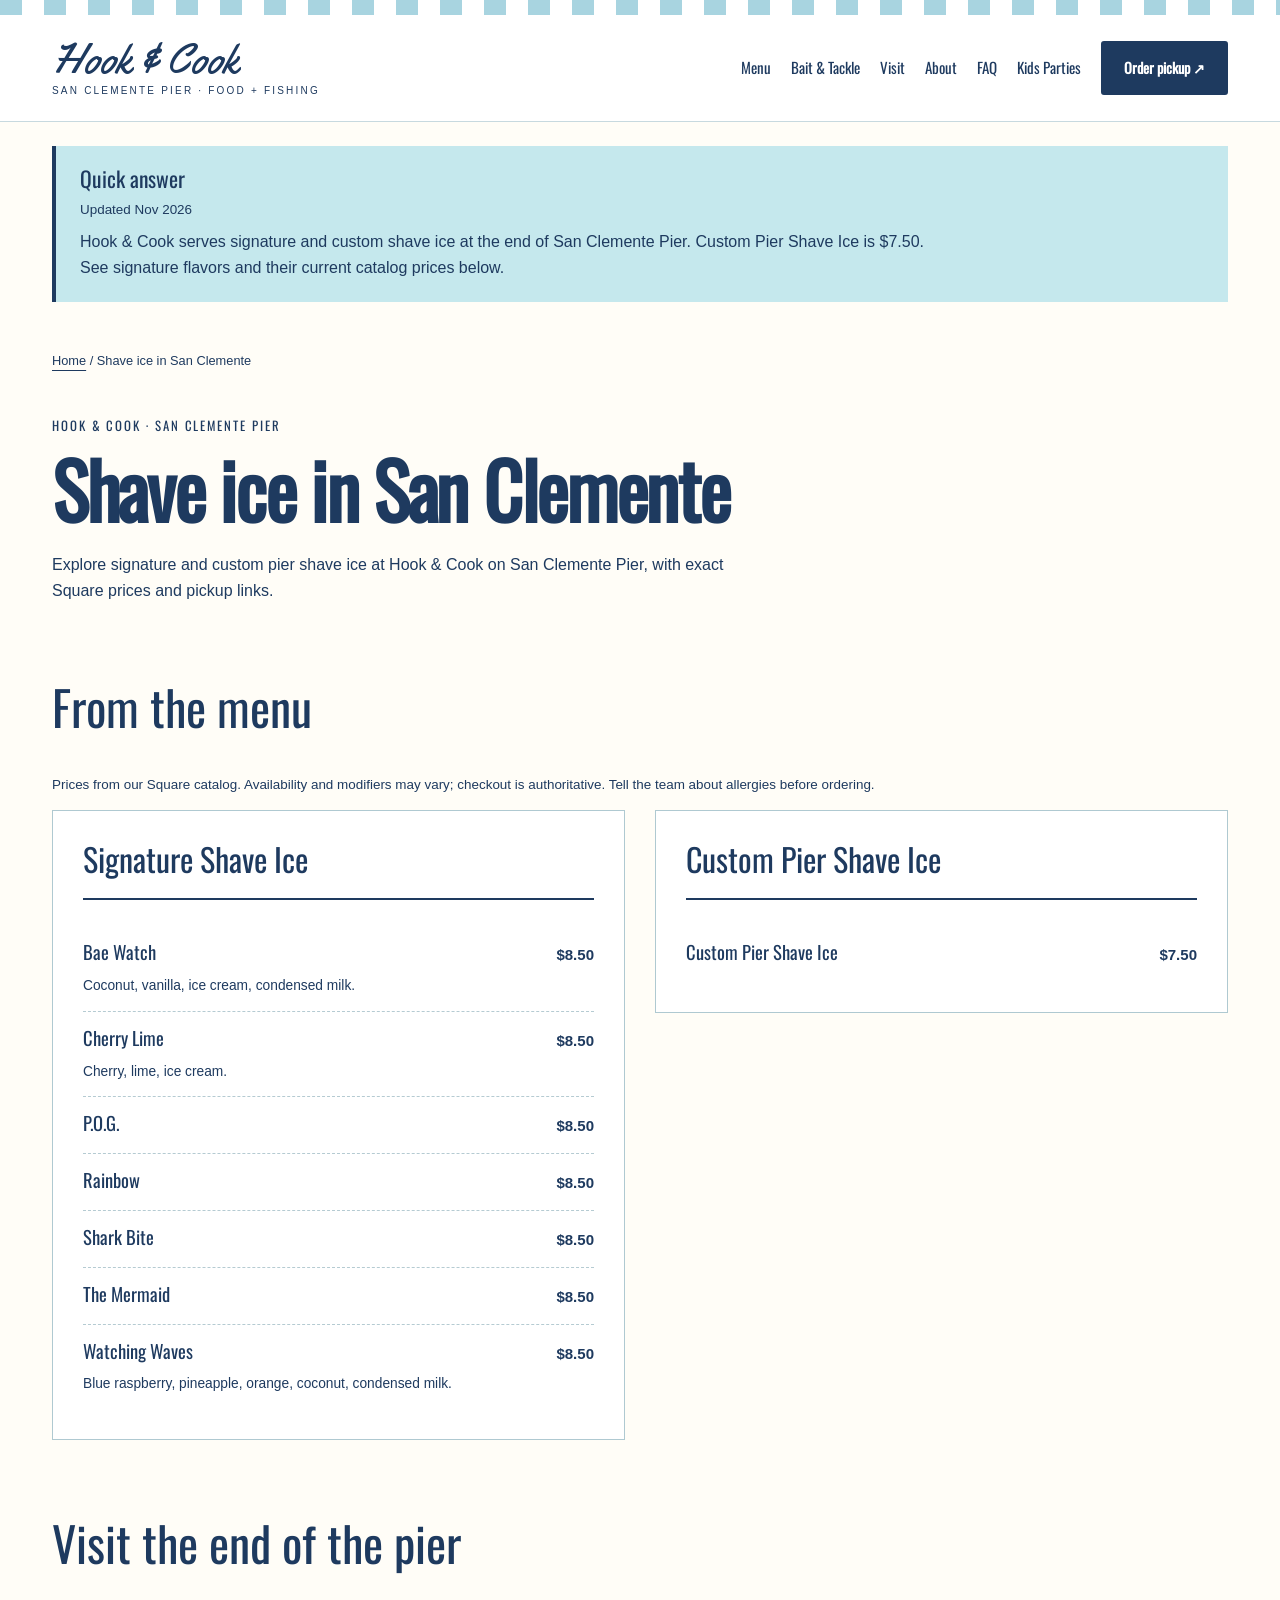
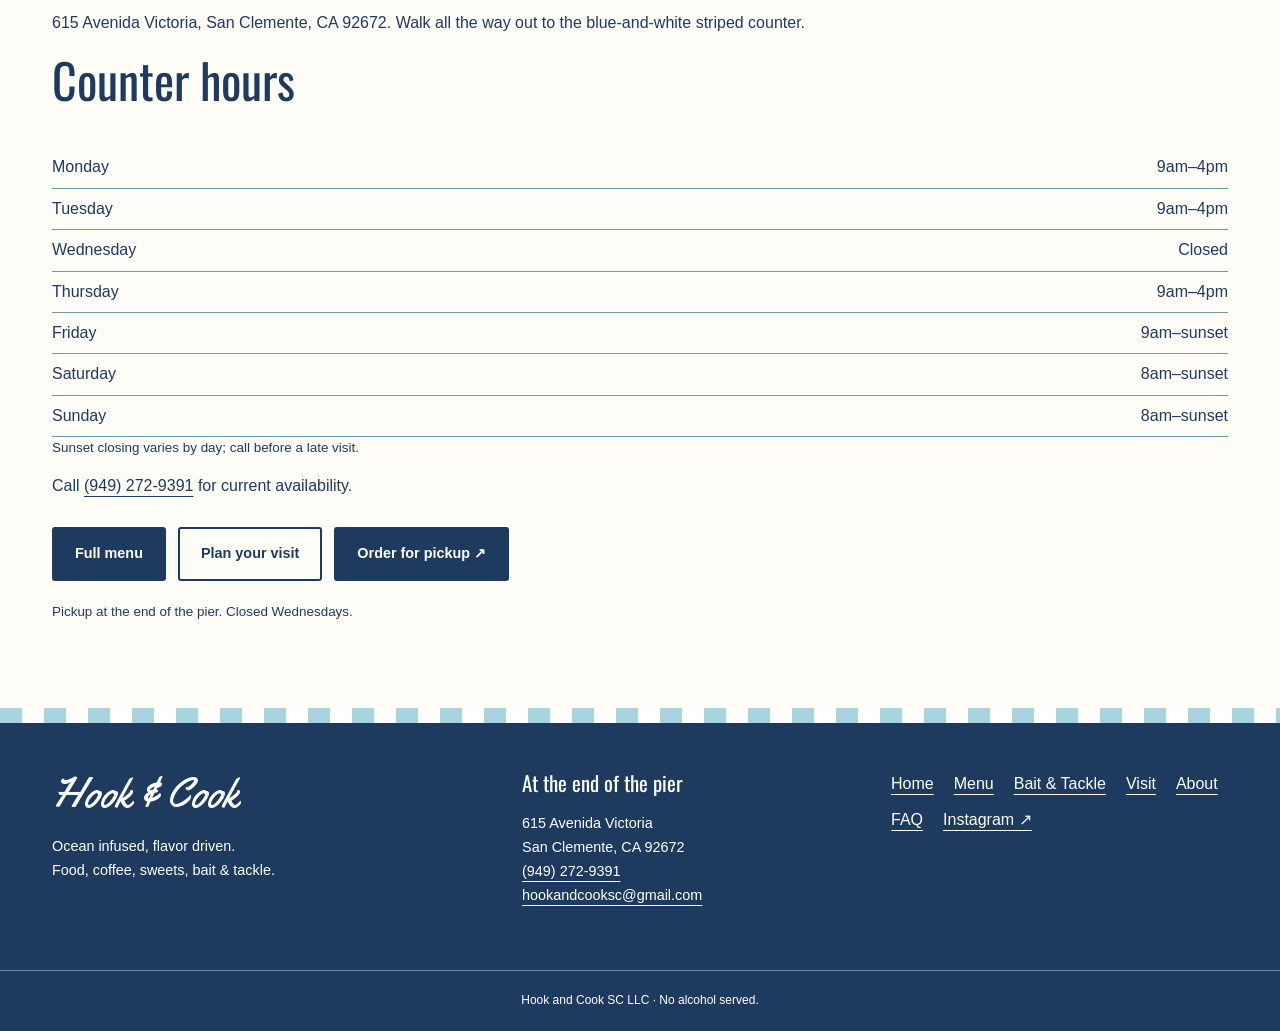
<file: shave-ice-san-clemente.html>
<!doctype html><html lang="en"><head><meta charset="utf-8"><meta name="viewport" content="width=device-width, initial-scale=1"><title>Shave ice in San Clemente | Hook &amp; Cook</title><meta name="description" content="Explore signature and custom pier shave ice at Hook &amp; Cook on San Clemente Pier, with exact Square prices and pickup links."><link rel="canonical" href="https://hookandcooksc.com/shave-ice-san-clemente.html"><meta name="theme-color" content="#1e3a5f"><meta name="robots" content="index,follow"><meta property="og:type" content="website"><meta property="og:locale" content="en_US"><meta property="og:site_name" content="Hook &amp; Cook"><meta property="og:title" content="Shave ice in San Clemente | Hook &amp; Cook"><meta property="og:description" content="Explore signature and custom pier shave ice at Hook &amp; Cook on San Clemente Pier, with exact Square prices and pickup links."><meta property="og:url" content="https://hookandcooksc.com/shave-ice-san-clemente.html"><meta property="og:image" content="https://hookandcooksc.com/assets/og-image.jpg"><meta property="og:image:width" content="1200"><meta property="og:image:height" content="630"><meta property="og:image:alt" content="Hook &amp; Cook at the end of San Clemente Pier"><meta name="twitter:card" content="summary_large_image"><meta name="twitter:title" content="Shave ice in San Clemente | Hook &amp; Cook"><meta name="twitter:description" content="Explore signature and custom pier shave ice at Hook &amp; Cook on San Clemente Pier, with exact Square prices and pickup links."><meta name="twitter:image" content="https://hookandcooksc.com/assets/og-image.jpg"><link rel="icon" href="assets/favicon.ico" sizes="48x48"><link rel="icon" type="image/svg+xml" href="assets/badge.svg"><link rel="apple-touch-icon" href="assets/icon-180.png"><link rel="manifest" href="site.webmanifest"><link rel="preload" href="assets/caps.woff2" as="font" type="font/woff2" crossorigin><link rel="preload" href="assets/script.woff2" as="font" type="font/woff2" crossorigin><style>@font-face{font-family:Yellowtail;src:url(assets/script.woff2) format('woff2');font-display:swap}@font-face{font-family:Oswald;src:url(assets/caps.woff2) format('woff2');font-display:swap}:root{--navy:#1e3a5f;--sky:#a8d4e0;--aqua:#c5e8ed;--mint:#48c9b0;--paper:#fffdf7}*{box-sizing:border-box}html{scroll-behavior:smooth;scroll-padding-top:25px}body{margin:0;background:var(--paper);color:var(--navy);font:16px/1.65 Arial,sans-serif}a{color:inherit;text-underline-offset:5px}a:hover{color:#275b78}a:focus-visible,summary:focus-visible{outline:3px solid #16675d;outline-offset:5px}img{display:block;width:100%;height:auto}picture{display:block}h1,h2,h3,p{margin-top:0}h1,h2,h3,.eyebrow,.number,.ribbon,nav{font-family:Oswald,'Arial Narrow',sans-serif}h1{font-size:clamp(3rem,7vw,6rem);line-height:1.03;font-weight:600;letter-spacing:-.03em;margin-bottom:24px}h2{font-size:clamp(2rem,4vw,3rem);line-height:1.15;font-weight:500}h3{font-size:1.4rem;line-height:1.3;font-weight:500}.script{font-family:Yellowtail,cursive}.tagline{font-size:clamp(1.8rem,3vw,2.6rem);line-height:1.2}.eyebrow,.number{font-size:.8rem;letter-spacing:.15em}.lead{font-size:1.15rem;max-width:600px}.small{font-size:.84rem}.draft{background:var(--navy);color:white;text-align:center;font-size:.72rem;letter-spacing:.08em;padding:7px 20px}.stripe{height:15px;background:repeating-linear-gradient(90deg,var(--sky) 0 22px,#fff 22px 44px)}header{background:#fff;border-bottom:1px solid #c7d9df}.header-inner{max-width:1240px;margin:auto;display:flex;align-items:center;justify-content:space-between;padding:22px 32px;gap:24px}.brand{text-decoration:none;white-space:nowrap}.wordmark{font-family:Yellowtail,cursive;font-size:2.6rem;line-height:1.1;display:block}.brand small{display:block;letter-spacing:.22em;font:10px/1.6 Arial,sans-serif;text-align:center}nav{display:flex;gap:20px;align-items:center;font-size:.94rem}nav a{text-decoration:none;white-space:nowrap;padding:8px 0}nav a[aria-current]{border-bottom:2px solid var(--navy)}.button{display:inline-block;padding:13px 21px;background:var(--navy);color:white;text-decoration:none;border:2px solid var(--navy);border-radius:3px;font-size:.9rem;font-weight:bold}.button:hover{background:#284c75;color:white}.button.outline{background:transparent;color:var(--navy)}.button.outline:hover{background:var(--aqua)}.actions{display:flex;flex-wrap:wrap;gap:12px;margin:28px 0 20px}.skip{position:absolute;left:10px;top:-100px;background:#fff;padding:12px;z-index:20}.skip:focus{top:10px}.wrap{max-width:1240px;margin:auto;padding:0 32px}.hero{display:grid;grid-template-columns:1fr 1fr;align-items:center;gap:68px;padding:70px 0}.hero-photo{position:relative;transform:rotate(1deg);padding:12px 12px 0;background:#fff;box-shadow:0 8px 30px #1e3a5f16;border:1px solid #d1e0e5}.hero-photo img{aspect-ratio:1.05;object-fit:cover}.photo-note{display:block;padding:15px 0;font-size:10px;letter-spacing:.14em;text-align:center}.ribbon{border-top:1px solid #9db9c4;border-bottom:1px solid #9db9c4;display:flex;justify-content:space-around;padding:20px 0;letter-spacing:.14em;font-size:.9rem;gap:12px}.section{margin:75px 0}.cards{display:grid;grid-template-columns:repeat(3,1fr);gap:24px}.card{display:block;text-decoration:none;border:1px solid #a9c5cf;background:white;padding:30px}.card h3{margin-top:25px}.card>span:last-child{font-weight:bold;font-size:.85rem}.split{display:grid;grid-template-columns:1fr 1fr;gap:65px;align-items:center}.split img{border-radius:3px}.aqua{background:var(--aqua);padding:44px;border-radius:4px}.hours{margin:0}.hours div{display:flex;justify-content:space-between;border-bottom:1px solid #729ba8;padding:7px 0;gap:24px}.hours dd{margin:0}.quick-answer{margin:24px 0;padding:20px 24px;background:var(--aqua);border-left:4px solid var(--navy)}.quick-answer h2{font-size:1.35rem;margin:0 0 8px}.quick-answer p{max-width:850px;margin:8px 0 0}.breadcrumb{font-size:.8rem;padding:24px 0}.page-heading{max-width:850px;margin:20px 0 45px}.page-heading h1{font-size:clamp(2.8rem,6vw,4.8rem)}.page-heading p{max-width:700px}.menu-grid{display:grid;grid-template-columns:1fr 1fr;gap:30px;align-items:start}.menu-section{border:1px solid #afc9d1;padding:30px;background:white;scroll-margin-top:20px}.menu-section h2{padding-bottom:20px;border-bottom:2px solid var(--navy);font-size:2rem}.menu-item{border-bottom:1px dashed #b5cbd2;padding:14px 0}.menu-item:last-child{border:0}.item-line{display:flex;justify-content:space-between;gap:18px;align-items:baseline}.item-line h3{font-size:1.16rem;margin:0}.price{white-space:nowrap;font-weight:bold;font-size:.94rem}.menu-item p{font-size:.86rem;margin:8px 0 0;line-height:1.5}.variant{font-style:italic}.section-nav{display:flex;gap:10px;flex-wrap:wrap;margin-bottom:24px}.section-nav a{padding:9px 13px;border:1px solid #8cabb9;font-size:.83rem;text-decoration:none;background:white}.section-nav a:hover{background:var(--aqua)}.badge{max-width:270px;justify-self:center}.faq-list{max-width:900px}details{border-bottom:1px solid #8fafbb;padding:20px 0}summary{font-family:Oswald,sans-serif;font-size:1.35rem;cursor:pointer;padding:5px 0}details p{margin:15px 0 0;max-width:800px}footer{margin-top:85px;background:var(--navy);color:white}footer a:hover{color:var(--aqua)}.footer-inner{max-width:1240px;margin:auto;padding:48px 32px;display:grid;grid-template-columns:1.3fr 1fr 1fr;gap:32px}.footer-inner .wordmark{margin-bottom:18px}.footer-inner p{font-size:.9rem}.footer-links{display:flex;flex-wrap:wrap;gap:10px 20px;align-content:start}.fineprint{border-top:1px solid #6e88a5;padding:20px 32px;text-align:center;font-size:.75rem}@media(max-width:900px){.header-inner{flex-direction:column;gap:16px}nav{flex-wrap:wrap;justify-content:center;gap:6px 18px}.hero{gap:30px;padding:40px 0}.cards{grid-template-columns:1fr}.split{gap:30px}.footer-inner{grid-template-columns:1fr 1fr}.hero-photo{transform:none}}@media(max-width:600px){.wrap{padding:0 22px}.header-inner{padding:20px 16px}.wordmark{font-size:2.35rem}nav{font-size:.94rem}nav .button{padding:8px 12px}.hero,.split,.menu-grid{grid-template-columns:1fr}.hero{padding:35px 0;gap:25px}.hero-photo{max-width:100%}.hero-photo img{aspect-ratio:1.25}.hero h1{font-size:3.65rem}.actions{gap:10px}.actions .button{padding:12px 15px}.ribbon{font-size:.66rem;letter-spacing:.06em;padding:16px 0}.section{margin:48px 0}.aqua{padding:27px}.menu-section{padding:23px}.item-line{gap:12px}.page-heading{margin-bottom:30px}.footer-inner{grid-template-columns:1fr;padding:35px 22px}.section-nav a{padding:10px 12px}.draft{font-size:.67rem}.badge{max-width:210px}.hero .lead{font-size:1.05rem}}@media(prefers-reduced-motion:reduce){html{scroll-behavior:auto}} .menu-section#merchandise{grid-column:1/-1}.menu-section#merchandise .menu-item{break-inside:avoid}.menu-section#merchandise{columns:2;column-gap:40px}.menu-section#merchandise>h2,.menu-section#merchandise>.eyebrow{column-span:all}@media(max-width:600px){.menu-section#merchandise{columns:1}}</style><script type="application/ld+json">{"@context": "https://schema.org", "@graph": [{"@type": "Restaurant", "@id": "https://hookandcooksc.com/#restaurant", "name": "Hook & Cook", "legalName": "Hook and Cook SC LLC", "url": "https://hookandcooksc.com/", "image": "https://hookandcooksc.com/assets/og-image.jpg", "address": {"@type": "PostalAddress", "streetAddress": "615 Avenida Victoria", "addressLocality": "San Clemente", "addressRegion": "CA", "postalCode": "92672", "addressCountry": "US"}, "geo": {"@type": "GeoCoordinates", "latitude": 33.4179, "longitude": -117.6233}, "telephone": "+19492729391", "servesCuisine": ["Seafood", "Baja-style", "Breakfast"], "priceRange": "$–$$", "openingHoursSpecification": [{"@type": "OpeningHoursSpecification", "dayOfWeek": "https://schema.org/Monday", "opens": "09:00", "closes": "16:00", "description": "Regular hours."}, {"@type": "OpeningHoursSpecification", "dayOfWeek": "https://schema.org/Tuesday", "opens": "09:00", "closes": "16:00", "description": "Regular hours."}, {"@type": "OpeningHoursSpecification", "dayOfWeek": "https://schema.org/Thursday", "opens": "09:00", "closes": "16:00", "description": "Regular hours."}, {"@type": "OpeningHoursSpecification", "dayOfWeek": "https://schema.org/Friday", "opens": "09:00", "description": "Closes at sunset; time varies by season. Call before a late visit."}, {"@type": "OpeningHoursSpecification", "dayOfWeek": "https://schema.org/Saturday", "opens": "08:00", "description": "Closes at sunset; time varies by season. Call before a late visit."}, {"@type": "OpeningHoursSpecification", "dayOfWeek": "https://schema.org/Sunday", "opens": "08:00", "description": "Closes at sunset; time varies by season. Call before a late visit."}], "hasMenu": "https://hookandcooksc.com/menu.html#menu", "acceptsReservations": false, "potentialAction": {"@type": "OrderAction", "target": "https://cash.app/$hookcookus"}, "sameAs": ["https://www.instagram.com/hookandcookscpier/"]}, {"@type": "SportingGoodsStore", "@id": "https://hookandcooksc.com/#bait-store", "name": "Hook & Cook Bait & Tackle", "url": "https://hookandcooksc.com/fishing.html", "address": {"@type": "PostalAddress", "streetAddress": "615 Avenida Victoria", "addressLocality": "San Clemente", "addressRegion": "CA", "postalCode": "92672", "addressCountry": "US"}, "telephone": "+19492729391", "image": "https://hookandcooksc.com/assets/pier-shack.jpg", "parentOrganization": {"@id": "https://hookandcooksc.com/#restaurant"}}, {"@type": "BreadcrumbList", "itemListElement": [{"@type": "ListItem", "position": 1, "name": "Home", "item": "https://hookandcooksc.com/"}, {"@type": "ListItem", "position": 2, "name": "Shave ice in San Clemente", "item": "https://hookandcooksc.com/shave-ice-san-clemente.html"}]}]}</script></head><body><a class="skip" href="#main">Skip to content</a><div class="stripe"></div><header><div class="header-inner"><a class="brand" href="index.html" aria-label="Hook &amp; Cook home"><span class="wordmark">Hook &amp; Cook</span><small>SAN CLEMENTE PIER · FOOD + FISHING</small></a><nav aria-label="Main navigation"><a href="menu.html" >Menu</a><a href="fishing.html" >Bait & Tackle</a><a href="visit.html" >Visit</a><a href="about.html" >About</a><a href="faq.html" >FAQ</a><a href="parties.html" >Kids Parties</a><a class="button" href="https://cash.app/$hookcookus" target="_blank" rel="noopener">Order pickup ↗</a></nav></div></header><main id="main" class="wrap"><aside class="quick-answer" aria-labelledby="quick-answer-title"><h2 id="quick-answer-title">Quick answer</h2><p class="small">Updated Nov 2026</p><p>Hook &amp; Cook serves signature and custom shave ice at the end of San Clemente Pier. Custom Pier Shave Ice is $7.50. See signature flavors and their current catalog prices below.</p></aside><div class="breadcrumb"><a href="index.html">Home</a> / Shave ice in San Clemente</div><div class="page-heading"><p class="eyebrow">HOOK & COOK · SAN CLEMENTE PIER</p><h1>Shave ice in San Clemente</h1><p>Explore signature and custom pier shave ice at Hook &amp; Cook on San Clemente Pier, with exact Square prices and pickup links.</p></div><section class="section"><h2>From the menu</h2><p class="small">Prices from our Square catalog. Availability and modifiers may vary; checkout is authoritative. Tell the team about allergies before ordering.</p><div class="menu-grid"><section class="menu-section"><h2>Signature Shave Ice</h2><article class="menu-item" data-menu-id="HYHVXMDFSPLXWFMABVBJRFJQ"><div class="item-line"><h3>Bae Watch</h3><span class="price">$8.50</span></div><p>Coconut, vanilla, ice cream, condensed milk.</p></article><article class="menu-item" data-menu-id="3ETHKB3PUVLWQIBVHUHNSID3"><div class="item-line"><h3>Cherry Lime</h3><span class="price">$8.50</span></div><p>Cherry, lime, ice cream.</p></article><article class="menu-item" data-menu-id="HCUSMK62U2IHNNYRIMXRKXPG"><div class="item-line"><h3>P.O.G.</h3><span class="price">$8.50</span></div></article><article class="menu-item" data-menu-id="V7T7ANBOTAFHA7SHEZVAP5LE"><div class="item-line"><h3>Rainbow</h3><span class="price">$8.50</span></div></article><article class="menu-item" data-menu-id="ATNI2F2NQS3WN3OAVFZ5R2XE"><div class="item-line"><h3>Shark Bite</h3><span class="price">$8.50</span></div></article><article class="menu-item" data-menu-id="PE33I6KHBB7WIK2CQ2347LV6"><div class="item-line"><h3>The Mermaid</h3><span class="price">$8.50</span></div></article><article class="menu-item" data-menu-id="OLYCULJFR7A6R77ORXFQEQSY"><div class="item-line"><h3>Watching Waves</h3><span class="price">$8.50</span></div><p>Blue raspberry, pineapple, orange, coconut, condensed milk.</p></article></section><section class="menu-section"><h2>Custom Pier Shave Ice</h2><article class="menu-item" data-menu-id="ZIPEH6G23GEJO25TM3EOZT5V"><div class="item-line"><h3>Custom Pier Shave Ice</h3><span class="price">$7.50</span></div></article></section></div></section><section class="section"><h2>Visit the end of the pier</h2><p>615 Avenida Victoria, San Clemente, CA 92672. Walk all the way out to the blue-and-white striped counter.</p><h2>Counter hours</h2><dl class="hours"><div><dt>Monday</dt><dd>9am–4pm</dd></div><div><dt>Tuesday</dt><dd>9am–4pm</dd></div><div><dt>Wednesday</dt><dd>Closed</dd></div><div><dt>Thursday</dt><dd>9am–4pm</dd></div><div><dt>Friday</dt><dd>9am–sunset</dd></div><div><dt>Saturday</dt><dd>8am–sunset</dd></div><div><dt>Sunday</dt><dd>8am–sunset</dd></div></dl><p class="small">Sunset closing varies by day; call before a late visit.</p><p>Call <a href="tel:+19492729391">(949) 272-9391</a> for current availability.</p><div class="actions"><a class="button" href="menu.html">Full menu</a><a class="button outline" href="visit.html">Plan your visit</a><a class="button" href="https://cash.app/$hookcookus" target="_blank" rel="noopener">Order for pickup ↗</a></div><p class="small">Pickup at the end of the pier. Closed Wednesdays.</p></section></main><footer><div class="stripe"></div><div class="footer-inner"><div><span class="wordmark">Hook &amp; Cook</span><p>Ocean infused, flavor driven.<br>Food, coffee, sweets, bait & tackle.</p></div><div><h2 style="font-size:1.3rem">At the end of the pier</h2><p>615 Avenida Victoria<br>San Clemente, CA 92672<br><a href="tel:+19492729391">(949) 272-9391</a><br><a href="mailto:hookandcooksc@gmail.com">hookandcooksc@gmail.com</a></p></div><div class="footer-links"><a href="index.html">Home</a><a href="menu.html">Menu</a><a href="fishing.html">Bait & Tackle</a><a href="visit.html">Visit</a><a href="about.html">About</a><a href="faq.html">FAQ</a><a href="https://www.instagram.com/hookandcookscpier/">Instagram ↗</a></div></div><div class="fineprint">Hook and Cook SC LLC · No alcohol served.</div></footer></body></html>
</file>
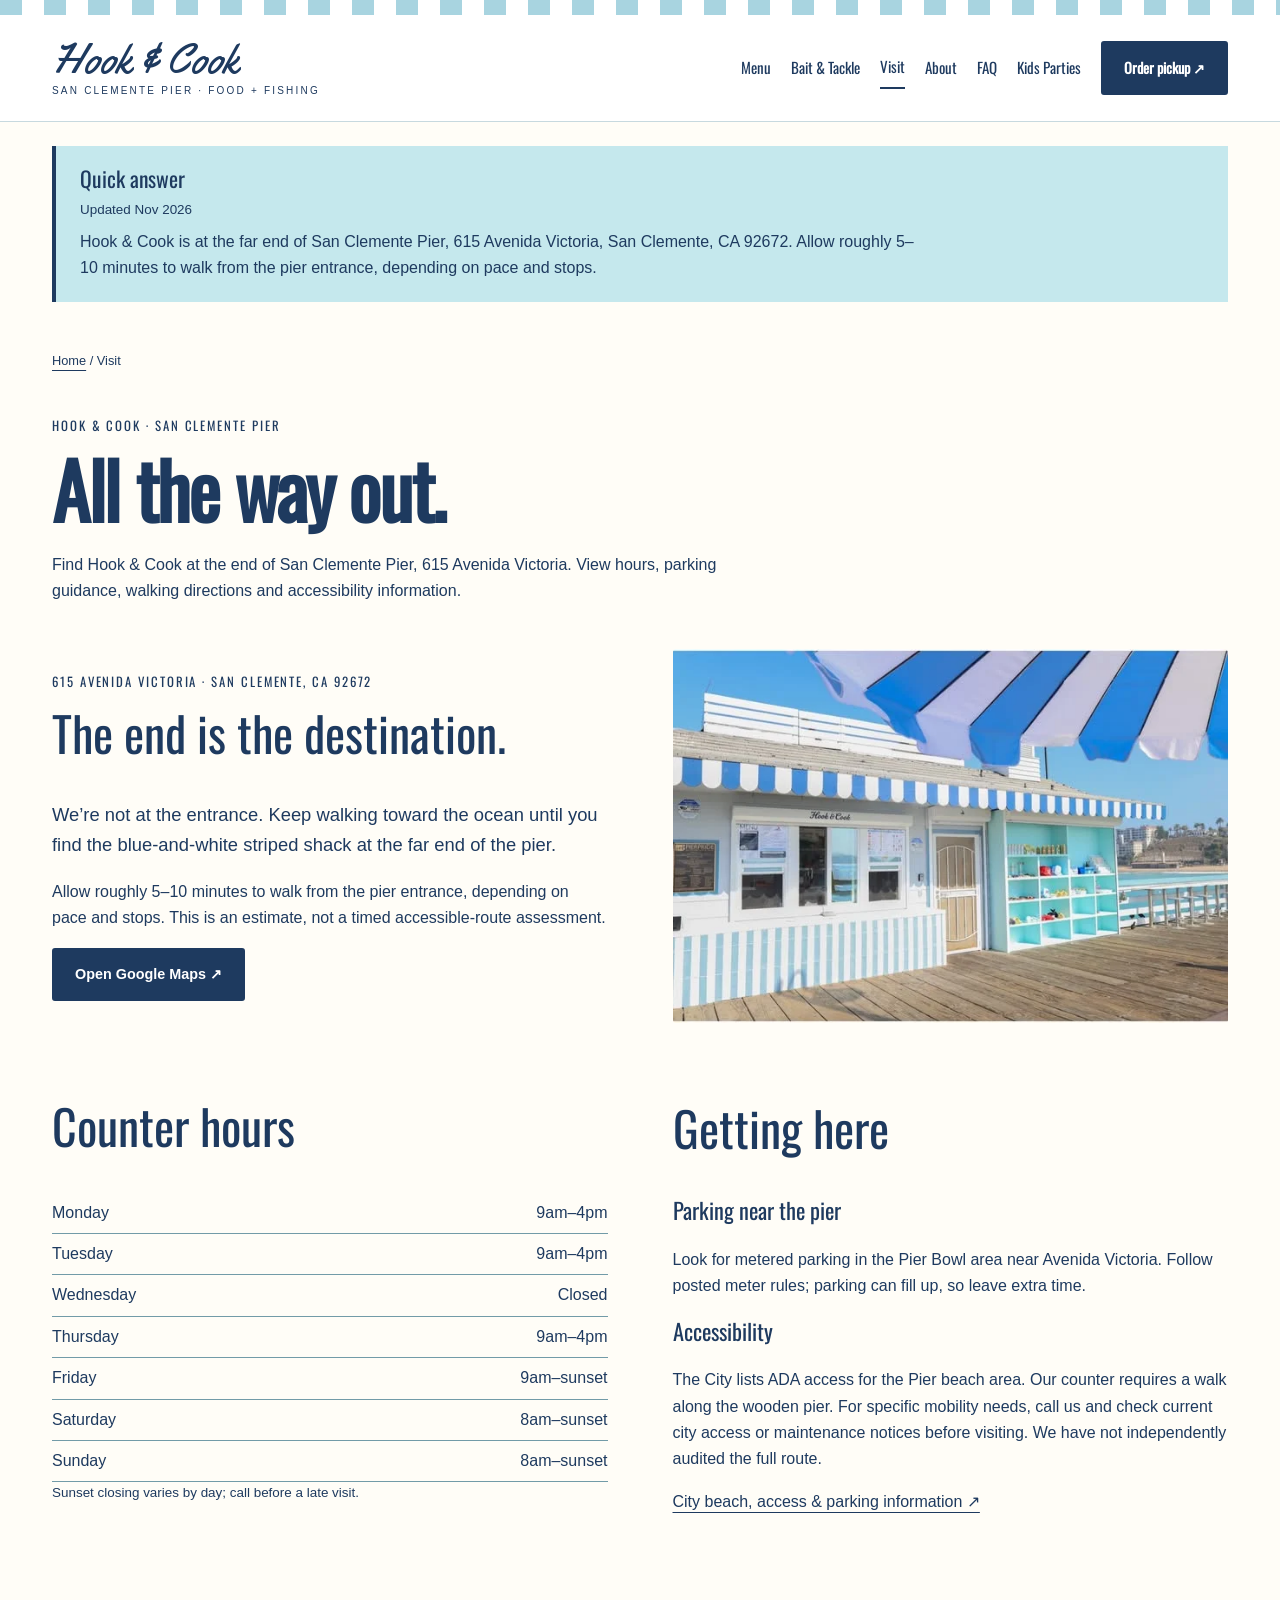
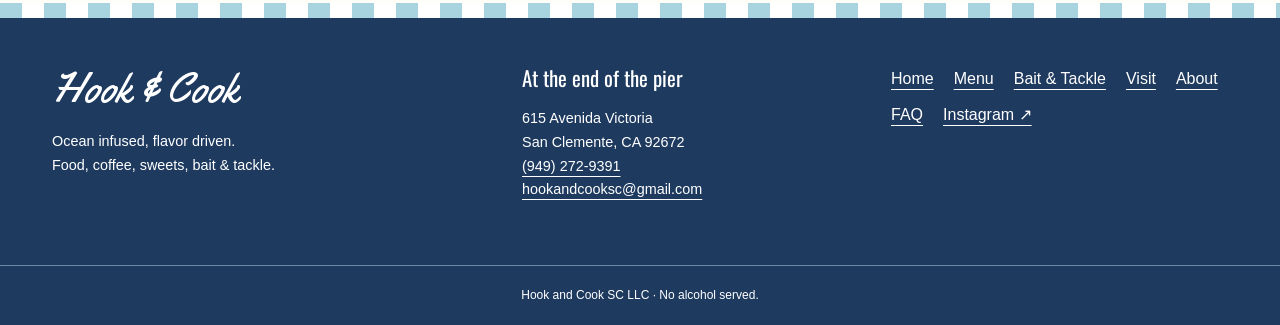
<file: visit.html>
<!doctype html><html lang="en"><head><meta charset="utf-8"><meta name="viewport" content="width=device-width, initial-scale=1"><title>Visit Hook &amp; Cook: San Clemente Pier Directions &amp; Hours</title><meta name="description" content="Find Hook &amp; Cook at the end of San Clemente Pier, 615 Avenida Victoria. View hours, parking guidance, walking directions and accessibility information."><link rel="canonical" href="https://hookandcooksc.com/visit.html"><meta name="theme-color" content="#1e3a5f"><meta name="robots" content="index,follow"><meta property="og:type" content="website"><meta property="og:locale" content="en_US"><meta property="og:site_name" content="Hook &amp; Cook"><meta property="og:title" content="Visit Hook &amp; Cook: San Clemente Pier Directions &amp; Hours"><meta property="og:description" content="Find Hook &amp; Cook at the end of San Clemente Pier, 615 Avenida Victoria. View hours, parking guidance, walking directions and accessibility information."><meta property="og:url" content="https://hookandcooksc.com/visit.html"><meta property="og:image" content="https://hookandcooksc.com/assets/og-image.jpg"><meta property="og:image:width" content="1200"><meta property="og:image:height" content="630"><meta property="og:image:alt" content="Hook &amp; Cook at the end of San Clemente Pier"><meta name="twitter:card" content="summary_large_image"><meta name="twitter:title" content="Visit Hook &amp; Cook: San Clemente Pier Directions &amp; Hours"><meta name="twitter:description" content="Find Hook &amp; Cook at the end of San Clemente Pier, 615 Avenida Victoria. View hours, parking guidance, walking directions and accessibility information."><meta name="twitter:image" content="https://hookandcooksc.com/assets/og-image.jpg"><link rel="icon" href="assets/favicon.ico" sizes="48x48"><link rel="icon" type="image/svg+xml" href="assets/badge.svg"><link rel="apple-touch-icon" href="assets/icon-180.png"><link rel="manifest" href="site.webmanifest"><link rel="preload" href="assets/caps.woff2" as="font" type="font/woff2" crossorigin><link rel="preload" href="assets/script.woff2" as="font" type="font/woff2" crossorigin><style>@font-face{font-family:Yellowtail;src:url(assets/script.woff2) format('woff2');font-display:swap}@font-face{font-family:Oswald;src:url(assets/caps.woff2) format('woff2');font-display:swap}:root{--navy:#1e3a5f;--sky:#a8d4e0;--aqua:#c5e8ed;--mint:#48c9b0;--paper:#fffdf7}*{box-sizing:border-box}html{scroll-behavior:smooth;scroll-padding-top:25px}body{margin:0;background:var(--paper);color:var(--navy);font:16px/1.65 Arial,sans-serif}a{color:inherit;text-underline-offset:5px}a:hover{color:#275b78}a:focus-visible,summary:focus-visible{outline:3px solid #16675d;outline-offset:5px}img{display:block;width:100%;height:auto}picture{display:block}h1,h2,h3,p{margin-top:0}h1,h2,h3,.eyebrow,.number,.ribbon,nav{font-family:Oswald,'Arial Narrow',sans-serif}h1{font-size:clamp(3rem,7vw,6rem);line-height:1.03;font-weight:600;letter-spacing:-.03em;margin-bottom:24px}h2{font-size:clamp(2rem,4vw,3rem);line-height:1.15;font-weight:500}h3{font-size:1.4rem;line-height:1.3;font-weight:500}.script{font-family:Yellowtail,cursive}.tagline{font-size:clamp(1.8rem,3vw,2.6rem);line-height:1.2}.eyebrow,.number{font-size:.8rem;letter-spacing:.15em}.lead{font-size:1.15rem;max-width:600px}.small{font-size:.84rem}.draft{background:var(--navy);color:white;text-align:center;font-size:.72rem;letter-spacing:.08em;padding:7px 20px}.stripe{height:15px;background:repeating-linear-gradient(90deg,var(--sky) 0 22px,#fff 22px 44px)}header{background:#fff;border-bottom:1px solid #c7d9df}.header-inner{max-width:1240px;margin:auto;display:flex;align-items:center;justify-content:space-between;padding:22px 32px;gap:24px}.brand{text-decoration:none;white-space:nowrap}.wordmark{font-family:Yellowtail,cursive;font-size:2.6rem;line-height:1.1;display:block}.brand small{display:block;letter-spacing:.22em;font:10px/1.6 Arial,sans-serif;text-align:center}nav{display:flex;gap:20px;align-items:center;font-size:.94rem}nav a{text-decoration:none;white-space:nowrap;padding:8px 0}nav a[aria-current]{border-bottom:2px solid var(--navy)}.button{display:inline-block;padding:13px 21px;background:var(--navy);color:white;text-decoration:none;border:2px solid var(--navy);border-radius:3px;font-size:.9rem;font-weight:bold}.button:hover{background:#284c75;color:white}.button.outline{background:transparent;color:var(--navy)}.button.outline:hover{background:var(--aqua)}.actions{display:flex;flex-wrap:wrap;gap:12px;margin:28px 0 20px}.skip{position:absolute;left:10px;top:-100px;background:#fff;padding:12px;z-index:20}.skip:focus{top:10px}.wrap{max-width:1240px;margin:auto;padding:0 32px}.hero{display:grid;grid-template-columns:1fr 1fr;align-items:center;gap:68px;padding:70px 0}.hero-photo{position:relative;transform:rotate(1deg);padding:12px 12px 0;background:#fff;box-shadow:0 8px 30px #1e3a5f16;border:1px solid #d1e0e5}.hero-photo img{aspect-ratio:1.05;object-fit:cover}.photo-note{display:block;padding:15px 0;font-size:10px;letter-spacing:.14em;text-align:center}.ribbon{border-top:1px solid #9db9c4;border-bottom:1px solid #9db9c4;display:flex;justify-content:space-around;padding:20px 0;letter-spacing:.14em;font-size:.9rem;gap:12px}.section{margin:75px 0}.cards{display:grid;grid-template-columns:repeat(3,1fr);gap:24px}.card{display:block;text-decoration:none;border:1px solid #a9c5cf;background:white;padding:30px}.card h3{margin-top:25px}.card>span:last-child{font-weight:bold;font-size:.85rem}.split{display:grid;grid-template-columns:1fr 1fr;gap:65px;align-items:center}.split img{border-radius:3px}.aqua{background:var(--aqua);padding:44px;border-radius:4px}.hours{margin:0}.hours div{display:flex;justify-content:space-between;border-bottom:1px solid #729ba8;padding:7px 0;gap:24px}.hours dd{margin:0}.quick-answer{margin:24px 0;padding:20px 24px;background:var(--aqua);border-left:4px solid var(--navy)}.quick-answer h2{font-size:1.35rem;margin:0 0 8px}.quick-answer p{max-width:850px;margin:8px 0 0}.breadcrumb{font-size:.8rem;padding:24px 0}.page-heading{max-width:850px;margin:20px 0 45px}.page-heading h1{font-size:clamp(2.8rem,6vw,4.8rem)}.page-heading p{max-width:700px}.menu-grid{display:grid;grid-template-columns:1fr 1fr;gap:30px;align-items:start}.menu-section{border:1px solid #afc9d1;padding:30px;background:white;scroll-margin-top:20px}.menu-section h2{padding-bottom:20px;border-bottom:2px solid var(--navy);font-size:2rem}.menu-item{border-bottom:1px dashed #b5cbd2;padding:14px 0}.menu-item:last-child{border:0}.item-line{display:flex;justify-content:space-between;gap:18px;align-items:baseline}.item-line h3{font-size:1.16rem;margin:0}.price{white-space:nowrap;font-weight:bold;font-size:.94rem}.menu-item p{font-size:.86rem;margin:8px 0 0;line-height:1.5}.variant{font-style:italic}.section-nav{display:flex;gap:10px;flex-wrap:wrap;margin-bottom:24px}.section-nav a{padding:9px 13px;border:1px solid #8cabb9;font-size:.83rem;text-decoration:none;background:white}.section-nav a:hover{background:var(--aqua)}.badge{max-width:270px;justify-self:center}.faq-list{max-width:900px}details{border-bottom:1px solid #8fafbb;padding:20px 0}summary{font-family:Oswald,sans-serif;font-size:1.35rem;cursor:pointer;padding:5px 0}details p{margin:15px 0 0;max-width:800px}footer{margin-top:85px;background:var(--navy);color:white}footer a:hover{color:var(--aqua)}.footer-inner{max-width:1240px;margin:auto;padding:48px 32px;display:grid;grid-template-columns:1.3fr 1fr 1fr;gap:32px}.footer-inner .wordmark{margin-bottom:18px}.footer-inner p{font-size:.9rem}.footer-links{display:flex;flex-wrap:wrap;gap:10px 20px;align-content:start}.fineprint{border-top:1px solid #6e88a5;padding:20px 32px;text-align:center;font-size:.75rem}@media(max-width:900px){.header-inner{flex-direction:column;gap:16px}nav{flex-wrap:wrap;justify-content:center;gap:6px 18px}.hero{gap:30px;padding:40px 0}.cards{grid-template-columns:1fr}.split{gap:30px}.footer-inner{grid-template-columns:1fr 1fr}.hero-photo{transform:none}}@media(max-width:600px){.wrap{padding:0 22px}.header-inner{padding:20px 16px}.wordmark{font-size:2.35rem}nav{font-size:.94rem}nav .button{padding:8px 12px}.hero,.split,.menu-grid{grid-template-columns:1fr}.hero{padding:35px 0;gap:25px}.hero-photo{max-width:100%}.hero-photo img{aspect-ratio:1.25}.hero h1{font-size:3.65rem}.actions{gap:10px}.actions .button{padding:12px 15px}.ribbon{font-size:.66rem;letter-spacing:.06em;padding:16px 0}.section{margin:48px 0}.aqua{padding:27px}.menu-section{padding:23px}.item-line{gap:12px}.page-heading{margin-bottom:30px}.footer-inner{grid-template-columns:1fr;padding:35px 22px}.section-nav a{padding:10px 12px}.draft{font-size:.67rem}.badge{max-width:210px}.hero .lead{font-size:1.05rem}}@media(prefers-reduced-motion:reduce){html{scroll-behavior:auto}} .menu-section#merchandise{grid-column:1/-1}.menu-section#merchandise .menu-item{break-inside:avoid}.menu-section#merchandise{columns:2;column-gap:40px}.menu-section#merchandise>h2,.menu-section#merchandise>.eyebrow{column-span:all}@media(max-width:600px){.menu-section#merchandise{columns:1}}</style><script type="application/ld+json">{"@context": "https://schema.org", "@graph": [{"@type": "Restaurant", "@id": "https://hookandcooksc.com/#restaurant", "name": "Hook & Cook", "legalName": "Hook and Cook SC LLC", "url": "https://hookandcooksc.com/", "image": "https://hookandcooksc.com/assets/og-image.jpg", "address": {"@type": "PostalAddress", "streetAddress": "615 Avenida Victoria", "addressLocality": "San Clemente", "addressRegion": "CA", "postalCode": "92672", "addressCountry": "US"}, "geo": {"@type": "GeoCoordinates", "latitude": 33.4179, "longitude": -117.6233}, "telephone": "+19492729391", "servesCuisine": ["Seafood", "Baja-style", "Breakfast"], "priceRange": "$–$$", "openingHoursSpecification": [{"@type": "OpeningHoursSpecification", "dayOfWeek": "https://schema.org/Monday", "opens": "09:00", "closes": "16:00", "description": "Regular hours."}, {"@type": "OpeningHoursSpecification", "dayOfWeek": "https://schema.org/Tuesday", "opens": "09:00", "closes": "16:00", "description": "Regular hours."}, {"@type": "OpeningHoursSpecification", "dayOfWeek": "https://schema.org/Thursday", "opens": "09:00", "closes": "16:00", "description": "Regular hours."}, {"@type": "OpeningHoursSpecification", "dayOfWeek": "https://schema.org/Friday", "opens": "09:00", "description": "Closes at sunset; time varies by season. Call before a late visit."}, {"@type": "OpeningHoursSpecification", "dayOfWeek": "https://schema.org/Saturday", "opens": "08:00", "description": "Closes at sunset; time varies by season. Call before a late visit."}, {"@type": "OpeningHoursSpecification", "dayOfWeek": "https://schema.org/Sunday", "opens": "08:00", "description": "Closes at sunset; time varies by season. Call before a late visit."}], "hasMenu": "https://hookandcooksc.com/menu.html#menu", "acceptsReservations": false, "potentialAction": {"@type": "OrderAction", "target": "https://cash.app/$hookcookus"}, "sameAs": ["https://www.instagram.com/hookandcookscpier/"]}, {"@type": "SportingGoodsStore", "@id": "https://hookandcooksc.com/#bait-store", "name": "Hook & Cook Bait & Tackle", "url": "https://hookandcooksc.com/fishing.html", "address": {"@type": "PostalAddress", "streetAddress": "615 Avenida Victoria", "addressLocality": "San Clemente", "addressRegion": "CA", "postalCode": "92672", "addressCountry": "US"}, "telephone": "+19492729391", "image": "https://hookandcooksc.com/assets/pier-shack.jpg", "parentOrganization": {"@id": "https://hookandcooksc.com/#restaurant"}}, {"@type": "BreadcrumbList", "itemListElement": [{"@type": "ListItem", "position": 1, "name": "Home", "item": "https://hookandcooksc.com/"}, {"@type": "ListItem", "position": 2, "name": "Visit", "item": "https://hookandcooksc.com/visit.html"}]}]}</script></head><body><a class="skip" href="#main">Skip to content</a><div class="stripe"></div><header><div class="header-inner"><a class="brand" href="index.html" aria-label="Hook &amp; Cook home"><span class="wordmark">Hook &amp; Cook</span><small>SAN CLEMENTE PIER · FOOD + FISHING</small></a><nav aria-label="Main navigation"><a href="menu.html" >Menu</a><a href="fishing.html" >Bait & Tackle</a><a href="visit.html" aria-current="page">Visit</a><a href="about.html" >About</a><a href="faq.html" >FAQ</a><a href="parties.html" >Kids Parties</a><a class="button" href="https://cash.app/$hookcookus" target="_blank" rel="noopener">Order pickup ↗</a></nav></div></header><main id="main" class="wrap"><aside class="quick-answer" aria-labelledby="quick-answer-title"><h2 id="quick-answer-title">Quick answer</h2><p class="small">Updated Nov 2026</p><p>Hook &amp; Cook is at the far end of San Clemente Pier, 615 Avenida Victoria, San Clemente, CA 92672. Allow roughly 5–10 minutes to walk from the pier entrance, depending on pace and stops.</p></aside><div class="breadcrumb"><a href="index.html">Home</a> / Visit</div><div class="page-heading"><p class="eyebrow">HOOK & COOK · SAN CLEMENTE PIER</p><h1>All the way out.</h1><p>Find Hook &amp; Cook at the end of San Clemente Pier, 615 Avenida Victoria. View hours, parking guidance, walking directions and accessibility information.</p></div><div class="split"><div><p class="eyebrow">615 AVENIDA VICTORIA · SAN CLEMENTE, CA 92672</p><h2>The end is the destination.</h2><p class="lead">We’re not at the entrance. Keep walking toward the ocean until you find the blue-and-white striped shack at the far end of the pier.</p><p>Allow roughly 5–10 minutes to walk from the pier entrance, depending on pace and stops. This is an estimate, not a timed accessible-route assessment.</p><a class="button" href="https://www.google.com/maps/search/?api=1&amp;query=Hook+and+Cook+615+Avenida+Victoria+San+Clemente">Open Google Maps ↗</a></div><div><picture><source srcset="assets/pier-shack.webp" type="image/webp"><img src="assets/pier-shack.jpg" width="640" height="430" alt="Blue-and-white striped Hook & Cook counter at the far end of San Clemente Pier." loading="eager" fetchpriority=high></picture></div></div><section class="split section"><div><h2>Counter hours</h2><dl class="hours"><div><dt>Monday</dt><dd>9am–4pm</dd></div><div><dt>Tuesday</dt><dd>9am–4pm</dd></div><div><dt>Wednesday</dt><dd>Closed</dd></div><div><dt>Thursday</dt><dd>9am–4pm</dd></div><div><dt>Friday</dt><dd>9am–sunset</dd></div><div><dt>Saturday</dt><dd>8am–sunset</dd></div><div><dt>Sunday</dt><dd>8am–sunset</dd></div></dl><p class="small">Sunset closing varies by day; call before a late visit.</p></div><div><h2>Getting here</h2><h3>Parking near the pier</h3><p>Look for metered parking in the Pier Bowl area near Avenida Victoria. Follow posted meter rules; parking can fill up, so leave extra time.</p><h3>Accessibility</h3><p>The City lists ADA access for the Pier beach area. Our counter requires a walk along the wooden pier. For specific mobility needs, call us and check current city access or maintenance notices before visiting. We have not independently audited the full route.</p><a href="https://www.sanclemente.gov/194/Beaches">City beach, access & parking information ↗</a></div></section></main><footer><div class="stripe"></div><div class="footer-inner"><div><span class="wordmark">Hook &amp; Cook</span><p>Ocean infused, flavor driven.<br>Food, coffee, sweets, bait & tackle.</p></div><div><h2 style="font-size:1.3rem">At the end of the pier</h2><p>615 Avenida Victoria<br>San Clemente, CA 92672<br><a href="tel:+19492729391">(949) 272-9391</a><br><a href="mailto:hookandcooksc@gmail.com">hookandcooksc@gmail.com</a></p></div><div class="footer-links"><a href="index.html">Home</a><a href="menu.html">Menu</a><a href="fishing.html">Bait & Tackle</a><a href="visit.html">Visit</a><a href="about.html">About</a><a href="faq.html">FAQ</a><a href="https://www.instagram.com/hookandcookscpier/">Instagram ↗</a></div></div><div class="fineprint">Hook and Cook SC LLC · No alcohol served.</div></footer></body></html>
</file>
